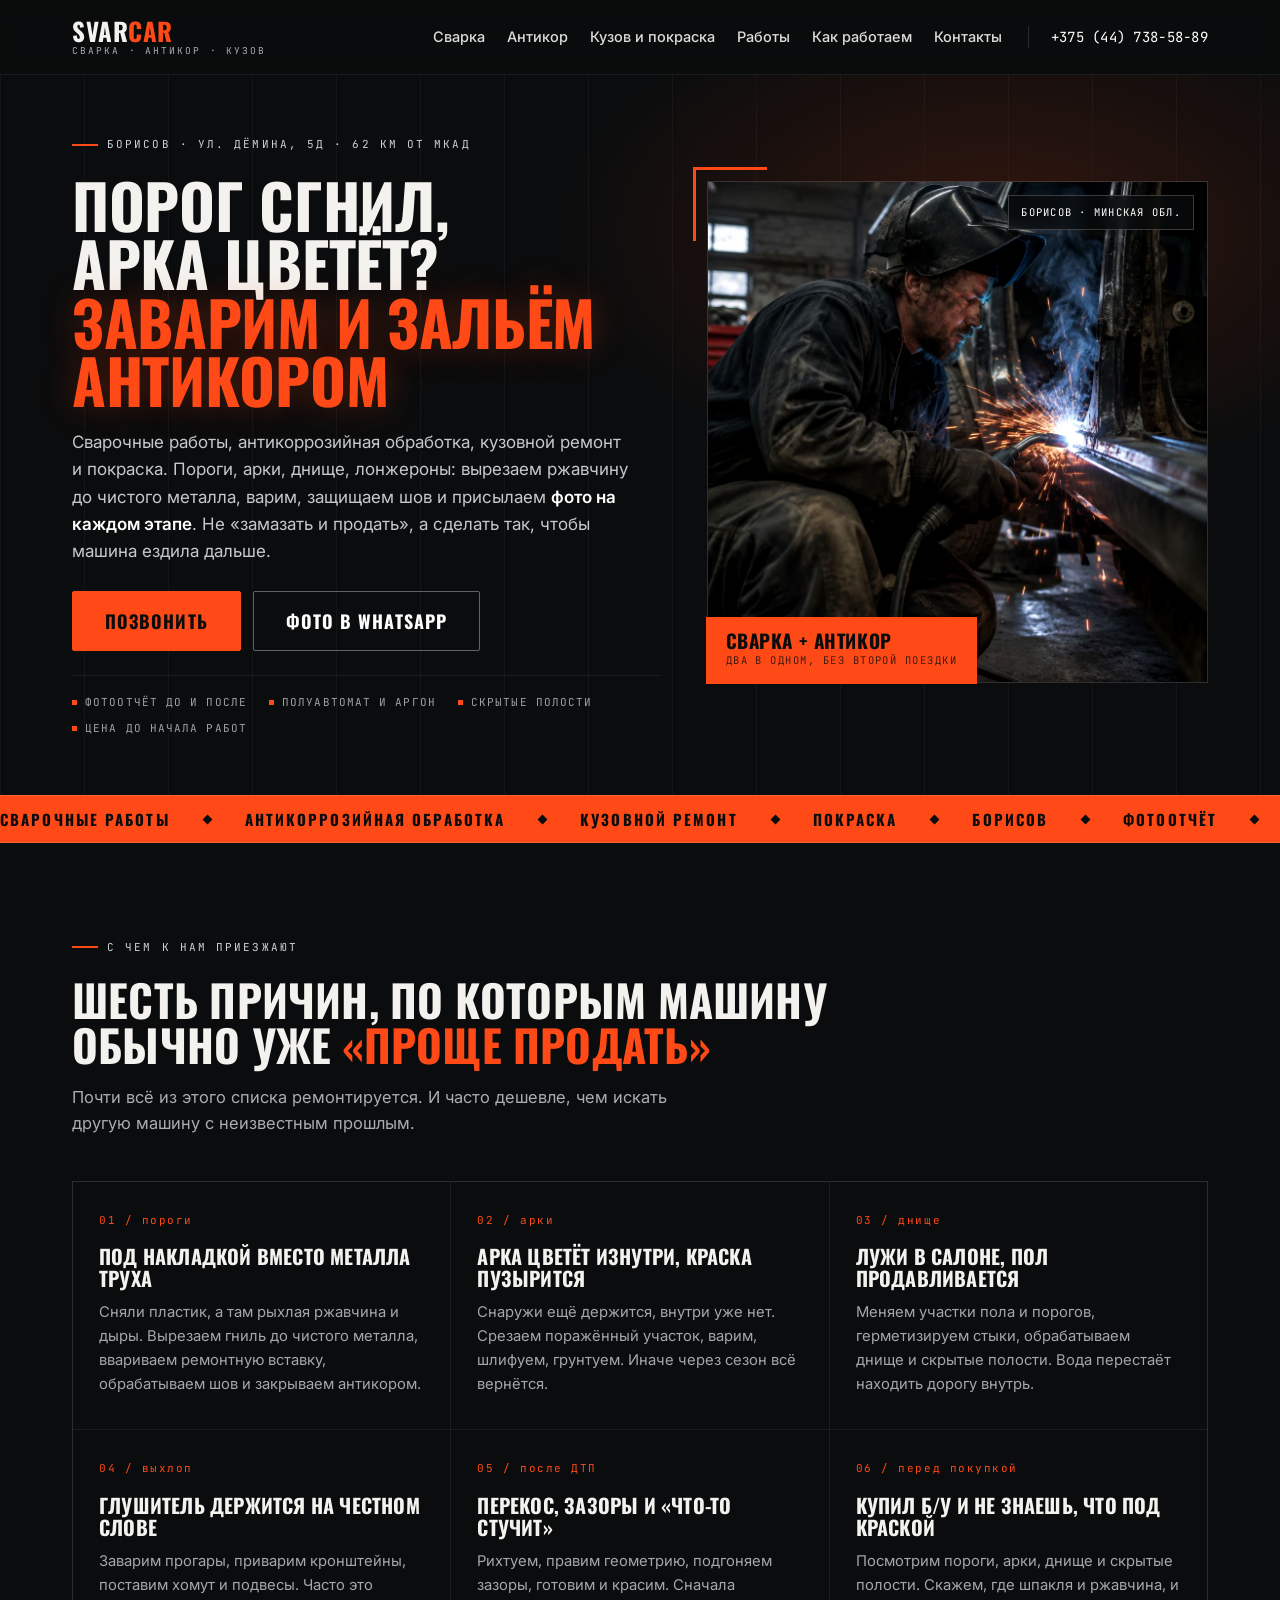
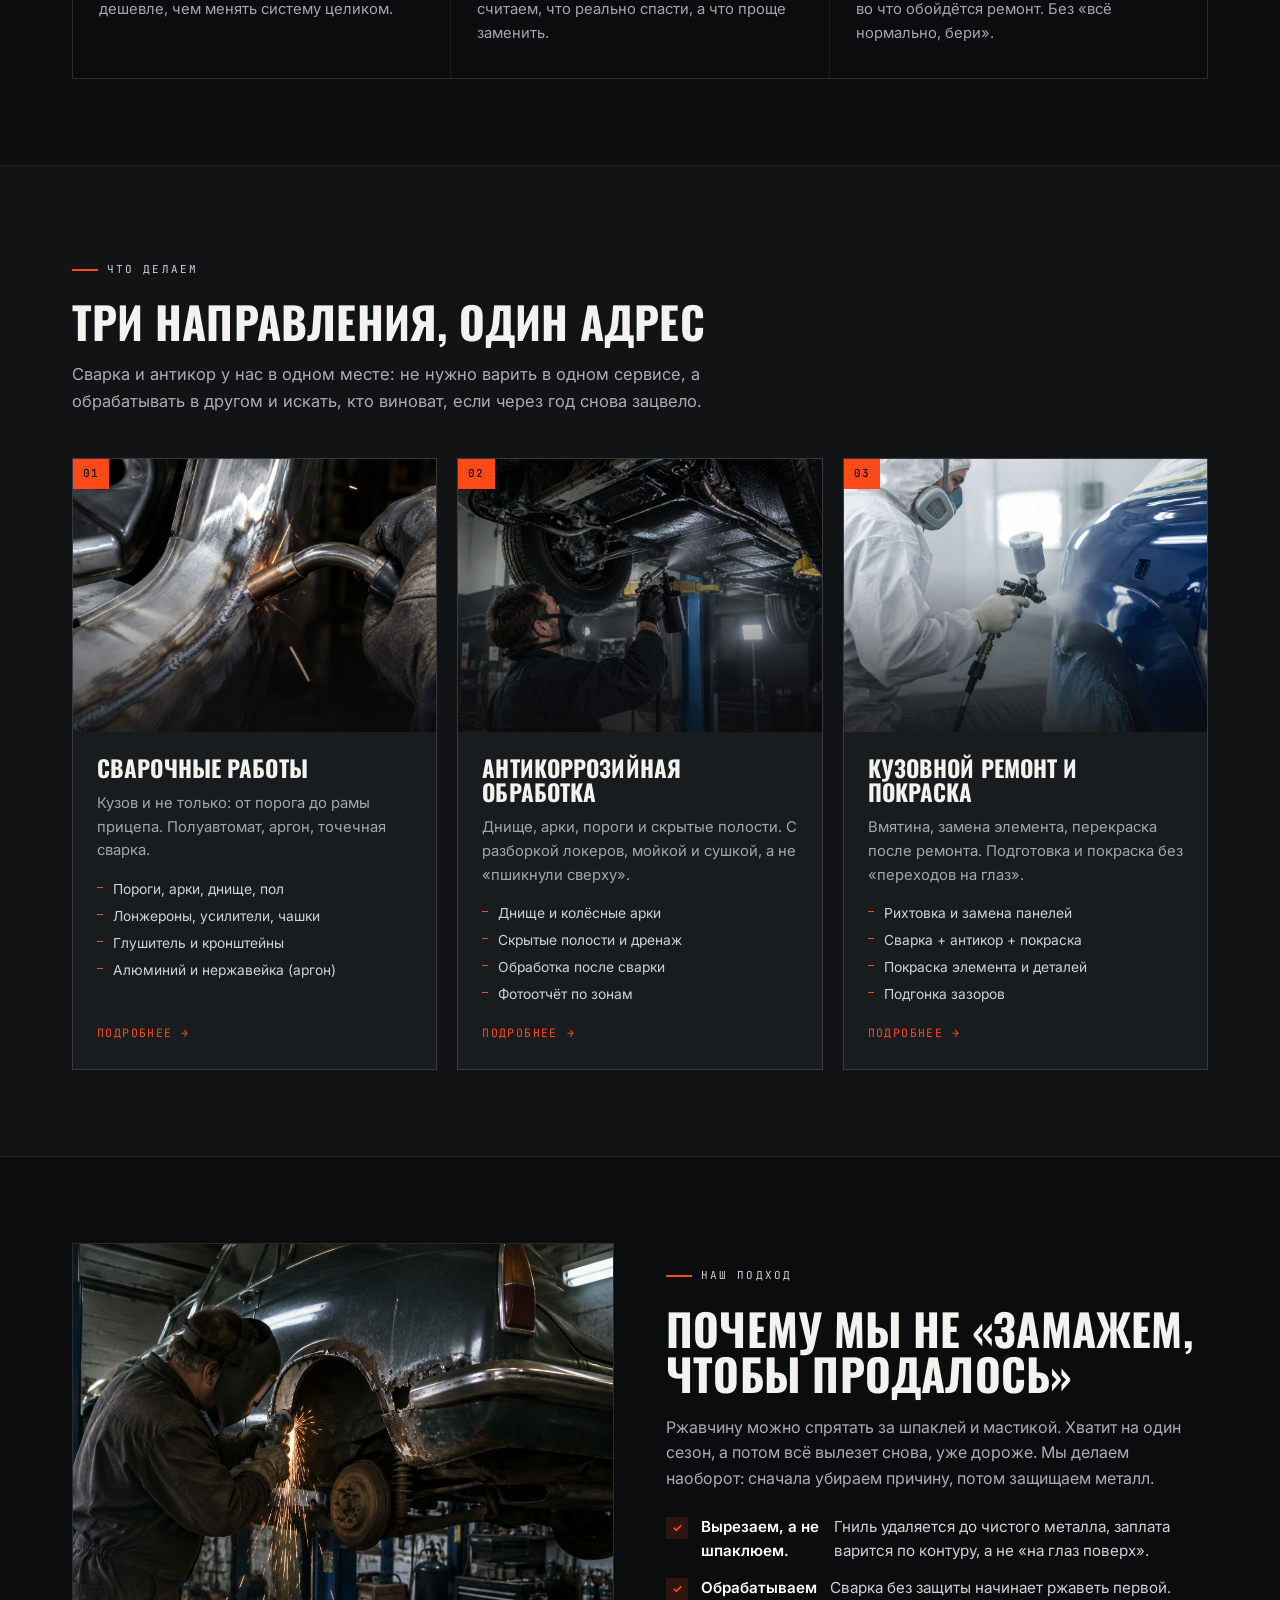
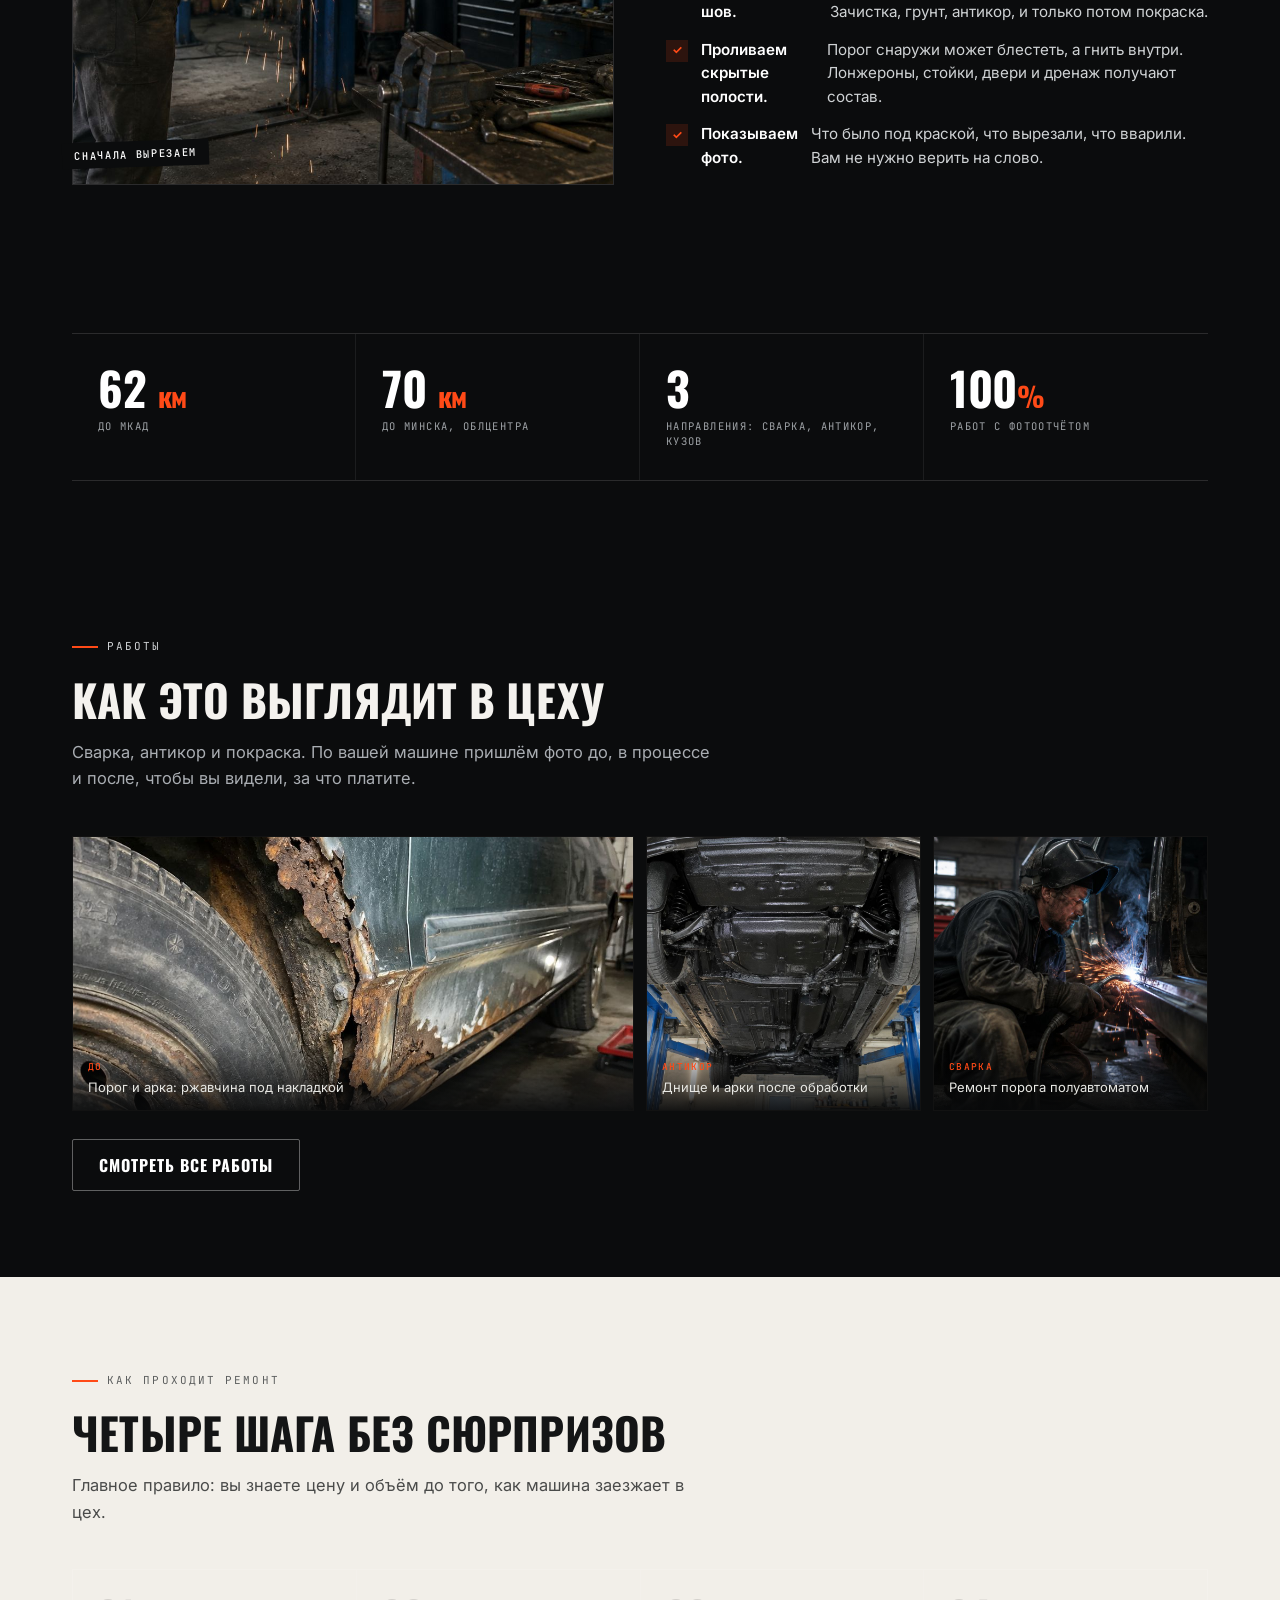
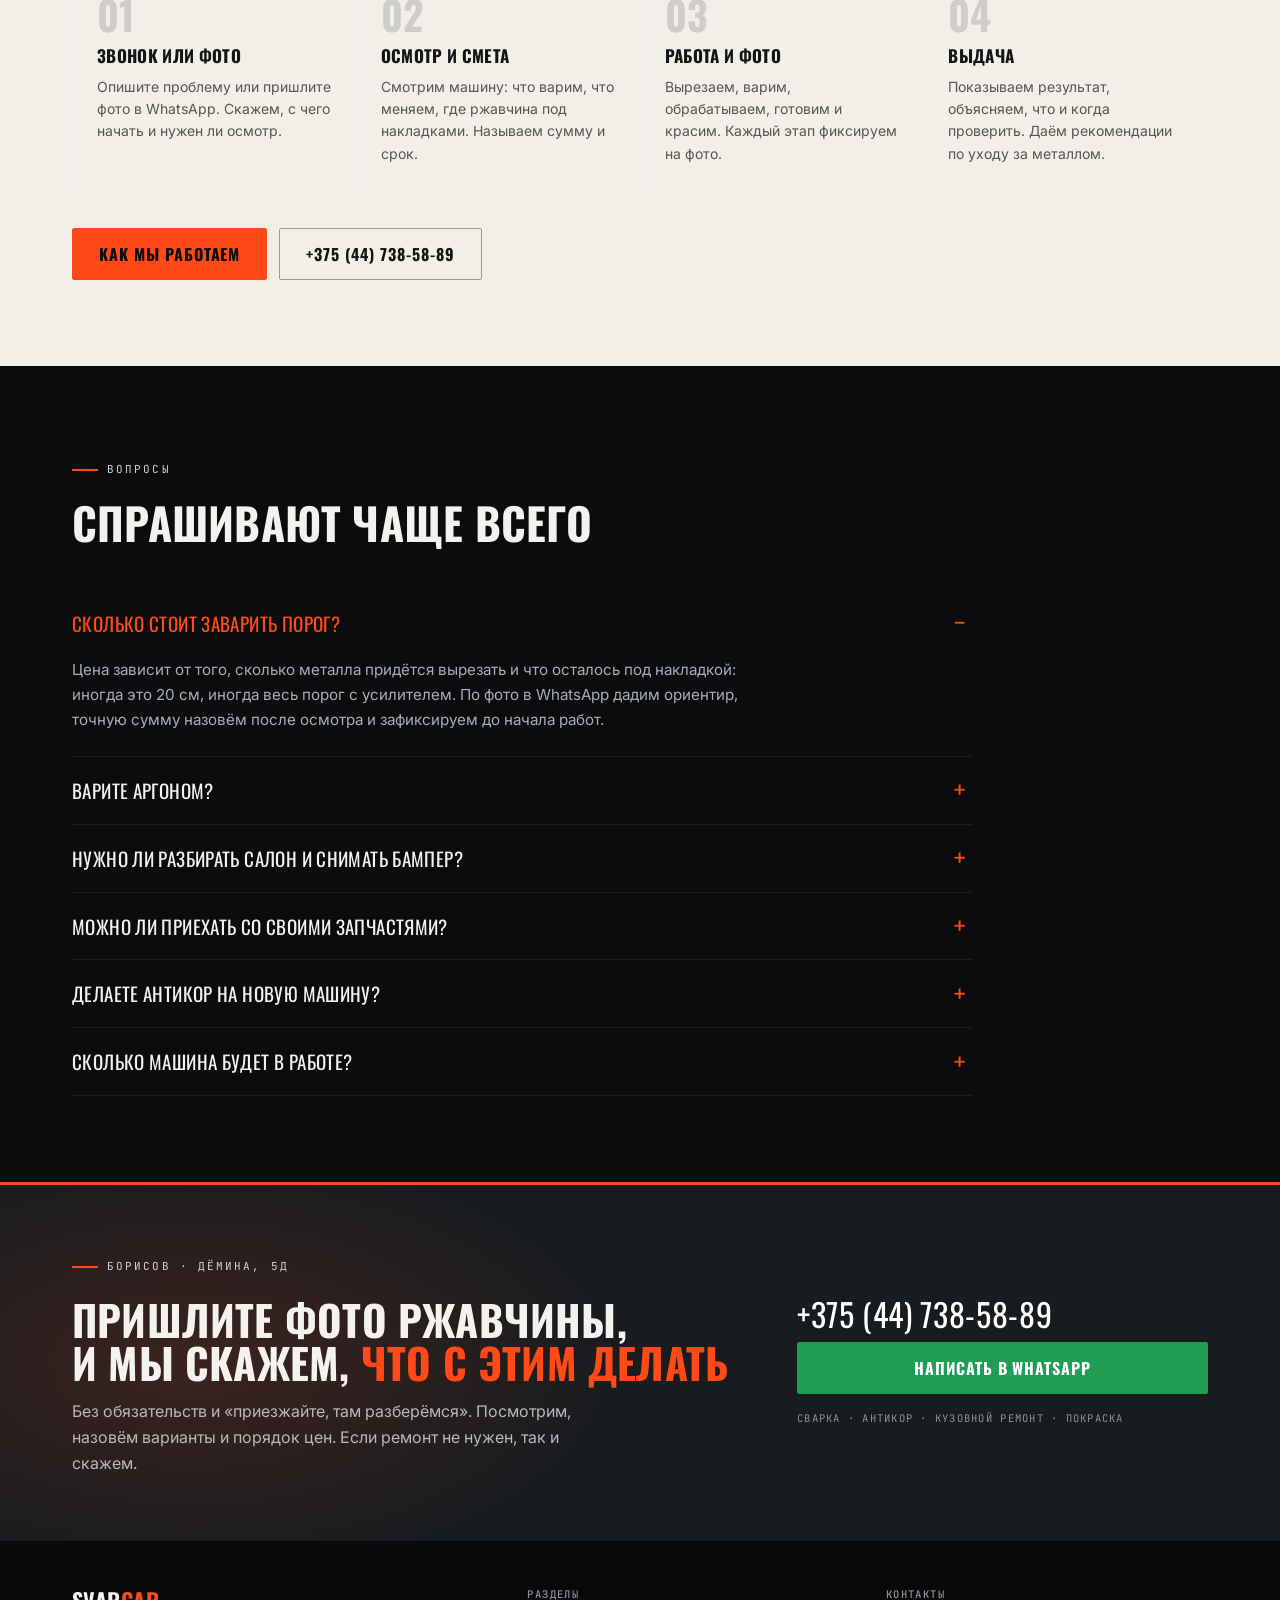
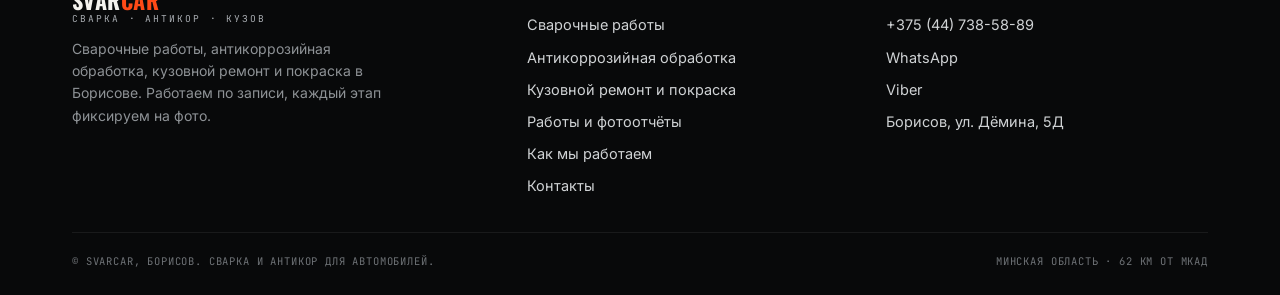
<file: index.html>
<!doctype html>
<html lang="ru">
<head>
<meta charset="utf-8">
<meta name="viewport" content="width=device-width, initial-scale=1">
<title>SvarCar: сварка, антикор и кузовной ремонт в Борисове | +375 (44) 738-58-89</title>
<meta name="description" content="Сварочные работы, антикоррозийная обработка, кузовной ремонт и покраска в Борисове. Пороги, арки, днище, скрытые полости. Фотоотчёт по каждой работе. Ул. Дёмина, 5Д. Тел. +375 (44) 738-58-89.">
<meta property="og:title" content="SvarCar: сварка, антикор и кузовной ремонт в Борисове">
<meta property="og:description" content="Заварим пороги, арки и днище, обработаем антикором, покрасим. Фотоотчёт до и после. Борисов, ул. Дёмина, 5Д.">
<meta property="og:type" content="website">
<meta name="theme-color" content="#0b0c0d">
<meta property="og:image" content="https://99sitefast-ai.github.io/svar-car-borisov/assets/img/hero-weld.jpg">
<meta property="og:url" content="https://99sitefast-ai.github.io/svar-car-borisov/">
<meta property="og:site_name" content="SvarCar, Борисов">
<meta name="twitter:card" content="summary_large_image">

<link rel="icon" href="assets/img/favicon.svg" type="image/svg+xml">
<link rel="preconnect" href="https://fonts.googleapis.com">
<link rel="preconnect" href="https://fonts.gstatic.com" crossorigin>
<link href="https://fonts.googleapis.com/css2?family=Oswald:wght@500;600;700&family=Inter:wght@400;500;600&family=JetBrains+Mono:wght@400;500&display=swap" rel="stylesheet">
<link rel="stylesheet" href="assets/css/style.css?v=4">
<noscript><style>.rv{opacity:1!important;transform:none!important}</style></noscript>
<script type="application/ld+json">
{
  "@context": "https://schema.org",
  "@type": "AutoRepair",
  "name": "SvarCar",
  "description": "Сварочные работы, антикоррозийная обработка, кузовной ремонт и покраска автомобилей в Борисове.",
  "telephone": "+375447385889",
  "address": {
    "@type": "PostalAddress",
    "streetAddress": "улица Дёмина, 5Д",
    "addressLocality": "Борисов",
    "addressRegion": "Минская область",
    "addressCountry": "BY"
  },
  "areaServed": ["Борисов", "Борисовский район", "Минская область"],
  "makesOffer": [
    {"@type":"Offer","itemOffered":{"@type":"Service","name":"Сварочные работы"}},
    {"@type":"Offer","itemOffered":{"@type":"Service","name":"Антикоррозийная обработка"}},
    {"@type":"Offer","itemOffered":{"@type":"Service","name":"Кузовной ремонт и покраска"}}
  ]
}
</script>
</head>
<body>

<header class="hdr">
  <div class="wrap hdr-in">
    <a class="logo" href="index.html">
      <b>Svar<span>Car</span></b>
      <small>сварка · антикор · кузов</small>
    </a>
    <nav class="nav" id="nav">
      <a href="svarka.html">Сварка</a>
      <a href="antikor.html">Антикор</a>
      <a href="kuzov.html">Кузов и покраска</a>
      <a href="raboty.html">Работы</a>
      <a href="kak-rabotaem.html">Как работаем</a>
      <a href="kontakty.html">Контакты</a>
    </nav>
    <a class="hdr-phone" href="tel:+375447385889">+375 (44) 738-58-89</a>
    <button class="burger" id="burger" type="button" aria-label="Меню" aria-expanded="false" aria-controls="nav"><span></span></button>
  </div>
</header>

<section class="hero">
  <div class="wrap hero-in">
    <div class="hero-txt">
      <span class="kick">Борисов · ул. Дёмина, 5Д · 62 км от МКАД</span>
      <h1>Порог сгнил,<br>арка цветёт?<br><span class="hl">Заварим и зальём<br>антикором</span></h1>
      <p class="hero-sub">Сварочные работы, антикоррозийная обработка, кузовной ремонт и покраска. Пороги, арки, днище, лонжероны: вырезаем ржавчину до чистого металла, варим, защищаем шов и присылаем <b>фото на каждом этапе</b>. Не «замазать и продать», а сделать так, чтобы машина ездила дальше.</p>
      <div class="btn-row">
        <a class="btn btn--lg" href="tel:+375447385889">Позвонить</a>
        <a class="btn btn--lg btn--ghost" href="https://wa.me/375447385889?text=%D0%97%D0%B4%D1%80%D0%B0%D0%B2%D1%81%D1%82%D0%B2%D1%83%D0%B9%D1%82%D0%B5%21%20%D0%A5%D0%BE%D1%87%D1%83%20%D0%BE%D1%86%D0%B5%D0%BD%D0%B8%D1%82%D1%8C%20%D1%80%D0%B0%D0%B1%D0%BE%D1%82%D1%83%20%D0%BF%D0%BE%20%D1%84%D0%BE%D1%82%D0%BE" target="_blank" rel="noopener">Фото в WhatsApp</a>
      </div>
      <div class="hero-facts">
        <span>Фотоотчёт до и после</span>
        <span>Полуавтомат и аргон</span>
        <span>Скрытые полости</span>
        <span>Цена до начала работ</span>
      </div>
    </div>
    <div class="hero-media">
      <img src="assets/img/hero-weld.jpg" alt="Сварка порога автомобиля в мастерской SvarCar, Борисов" width="1024" height="1024">
      <div class="hero-badge">Борисов · Минская обл.</div>
      <div class="hero-tag"><b>Сварка + антикор</b><span>два в одном, без второй поездки</span></div>
    </div>
  </div>
</section>

<div class="mq"><div class="mq-track">
  <span>Сварочные работы</span><span>Антикоррозийная обработка</span><span>Кузовной ремонт</span><span>Покраска</span><span>Борисов</span><span>Фотоотчёт</span><span>Скрытые полости</span><span>Пороги и арки</span>
  <span>Сварочные работы</span><span>Антикоррозийная обработка</span><span>Кузовной ремонт</span><span>Покраска</span><span>Борисов</span><span>Фотоотчёт</span><span>Скрытые полости</span><span>Пороги и арки</span>
</div></div>

<section class="sec" id="pains">
  <div class="wrap">
    <div class="sec-head rv">
      <span class="kick">С чем к нам приезжают</span>
      <h2 class="stitle">Шесть причин, по которым машину<br>обычно уже <em>«проще продать»</em></h2>
      <p class="slead">Почти всё из этого списка ремонтируется. И часто дешевле, чем искать другую машину с неизвестным прошлым.</p>
    </div>
    <div class="g3 rv">
      <div class="pain">
        <span class="pain-n">01 / пороги</span>
        <h3>Под накладкой вместо металла труха</h3>
        <p>Сняли пластик, а там рыхлая ржавчина и дыры. Вырезаем гниль до чистого металла, ввариваем ремонтную вставку, обрабатываем шов и закрываем антикором.</p>
      </div>
      <div class="pain">
        <span class="pain-n">02 / арки</span>
        <h3>Арка цветёт изнутри, краска пузырится</h3>
        <p>Снаружи ещё держится, внутри уже нет. Срезаем поражённый участок, варим, шлифуем, грунтуем. Иначе через сезон всё вернётся.</p>
      </div>
      <div class="pain">
        <span class="pain-n">03 / днище</span>
        <h3>Лужи в салоне, пол продавливается</h3>
        <p>Меняем участки пола и порогов, герметизируем стыки, обрабатываем днище и скрытые полости. Вода перестаёт находить дорогу внутрь.</p>
      </div>
      <div class="pain">
        <span class="pain-n">04 / выхлоп</span>
        <h3>Глушитель держится на честном слове</h3>
        <p>Заварим прогары, приварим кронштейны, поставим хомут и подвесы. Часто это дешевле, чем менять систему целиком.</p>
      </div>
      <div class="pain">
        <span class="pain-n">05 / после ДТП</span>
        <h3>Перекос, зазоры и «что-то стучит»</h3>
        <p>Рихтуем, правим геометрию, подгоняем зазоры, готовим и красим. Сначала считаем, что реально спасти, а что проще заменить.</p>
      </div>
      <div class="pain">
        <span class="pain-n">06 / перед покупкой</span>
        <h3>Купил б/у и не знаешь, что под краской</h3>
        <p>Посмотрим пороги, арки, днище и скрытые полости. Скажем, где шпакля и ржавчина, и во что обойдётся ремонт. Без «всё нормально, бери».</p>
      </div>
    </div>
  </div>
</section>

<section class="sec sec--steel" id="services">
  <div class="wrap">
    <div class="sec-head rv">
      <span class="kick">Что делаем</span>
      <h2 class="stitle">Три направления, один адрес</h2>
      <p class="slead">Сварка и антикор у нас в одном месте: не нужно варить в одном сервисе, а обрабатывать в другом и искать, кто виноват, если через год снова зацвело.</p>
    </div>
    <div class="svc-grid rv">
      <a class="svc" href="svarka.html">
        <div class="svc-img"><span class="svc-n">01</span><img src="assets/img/seam.jpg" alt="Сварной шов на кузовной панели автомобиля" loading="lazy" width="1024" height="1024"></div>
        <div class="svc-body">
          <h3>Сварочные работы</h3>
          <p>Кузов и не только: от порога до рамы прицепа. Полуавтомат, аргон, точечная сварка.</p>
          <ul class="svc-list">
            <li>Пороги, арки, днище, пол</li>
            <li>Лонжероны, усилители, чашки</li>
            <li>Глушитель и кронштейны</li>
            <li>Алюминий и нержавейка (аргон)</li>
          </ul>
          <span class="svc-more">Подробнее</span>
        </div>
      </a>
      <a class="svc" href="antikor.html">
        <div class="svc-img"><span class="svc-n">02</span><img src="assets/img/antikor.jpg" alt="Нанесение антикоррозийного состава на днище автомобиля" loading="lazy" width="1024" height="1024"></div>
        <div class="svc-body">
          <h3>Антикоррозийная обработка</h3>
          <p>Днище, арки, пороги и скрытые полости. С разборкой локеров, мойкой и сушкой, а не «пшикнули сверху».</p>
          <ul class="svc-list">
            <li>Днище и колёсные арки</li>
            <li>Скрытые полости и дренаж</li>
            <li>Обработка после сварки</li>
            <li>Фотоотчёт по зонам</li>
          </ul>
          <span class="svc-more">Подробнее</span>
        </div>
      </a>
      <a class="svc" href="kuzov.html">
        <div class="svc-img"><span class="svc-n">03</span><img src="assets/img/paint.jpg" alt="Покраска кузовной панели автомобиля в камере" loading="lazy" width="1024" height="1024"></div>
        <div class="svc-body">
          <h3>Кузовной ремонт и покраска</h3>
          <p>Вмятина, замена элемента, перекраска после ремонта. Подготовка и покраска без «переходов на глаз».</p>
          <ul class="svc-list">
            <li>Рихтовка и замена панелей</li>
            <li>Сварка + антикор + покраска</li>
            <li>Покраска элемента и деталей</li>
            <li>Подгонка зазоров</li>
          </ul>
          <span class="svc-more">Подробнее</span>
        </div>
      </a>
    </div>
  </div>
</section>

<section class="sec">
  <div class="wrap split">
    <div class="split-media rv">
      <img src="assets/img/arch-cut.jpg" alt="Вырезание ржавого металла из арки автомобиля" loading="lazy" width="1024" height="1024">
      <div class="tape"><b>сначала вырезаем</b></div>
    </div>
    <div class="split-txt rv">
      <span class="kick">Наш подход</span>
      <h2 class="stitle">Почему мы не «замажем,<br>чтобы продалось»</h2>
      <p>Ржавчину можно спрятать за шпаклей и мастикой. Хватит на один сезон, а потом всё вылезет снова, уже дороже. Мы делаем наоборот: сначала убираем причину, потом защищаем металл.</p>
      <ul class="checks">
        <li><b>Вырезаем, а не шпаклюем.</b> Гниль удаляется до чистого металла, заплата варится по контуру, а не «на глаз поверх».</li>
        <li><b>Обрабатываем шов.</b> Сварка без защиты начинает ржаветь первой. Зачистка, грунт, антикор, и только потом покраска.</li>
        <li><b>Проливаем скрытые полости.</b> Порог снаружи может блестеть, а гнить внутри. Лонжероны, стойки, двери и дренаж получают состав.</li>
        <li><b>Показываем фото.</b> Что было под краской, что вырезали, что вварили. Вам не нужно верить на слово.</li>
      </ul>
    </div>
  </div>
</section>

<section class="sec--tight">
  <div class="wrap">
    <div class="stats rv">
      <div class="stat"><b>62 <em>км</em></b><span>до МКАД</span></div>
      <div class="stat"><b>70 <em>км</em></b><span>до Минска, облцентра</span></div>
      <div class="stat"><b>3</b><span>направления: сварка, антикор, кузов</span></div>
      <div class="stat"><b>100<em>%</em></b><span>работ с фотоотчётом</span></div>
    </div>
  </div>
</section>

<section class="sec" id="gallery">
  <div class="wrap">
    <div class="sec-head rv">
      <span class="kick">Работы</span>
      <h2 class="stitle">Как это выглядит в цеху</h2>
      <p class="slead">Сварка, антикор и покраска. По вашей машине пришлём фото до, в процессе и после, чтобы вы видели, за что платите.</p>
    </div>
    <div class="gal rv">
      <figure class="wide">
        <img src="assets/img/rust.jpg" alt="Ржавый порог и арка автомобиля до ремонта" loading="lazy" width="1024" height="1024">
        <figcaption><b>До</b>Порог и арка: ржавчина под накладкой</figcaption>
      </figure>
      <figure>
        <img src="assets/img/underbody.jpg" alt="Обработанное антикором днище автомобиля" loading="lazy" width="1024" height="1024">
        <figcaption><b>Антикор</b>Днище и арки после обработки</figcaption>
      </figure>
      <figure>
        <img src="assets/img/hero-weld.jpg" alt="Сварочные работы на кузове автомобиля" loading="lazy" width="1024" height="1024">
        <figcaption><b>Сварка</b>Ремонт порога полуавтоматом</figcaption>
      </figure>
    </div>
    <div class="btn-row" style="margin-top:28px">
      <a class="btn btn--ghost" href="raboty.html">Смотреть все работы</a>
    </div>
  </div>
</section>

<section class="sec sec--paper" id="process">
  <div class="wrap">
    <div class="sec-head rv">
      <span class="kick">Как проходит ремонт</span>
      <h2 class="stitle">Четыре шага без сюрпризов</h2>
      <p class="slead">Главное правило: вы знаете цену и объём до того, как машина заезжает в цех.</p>
    </div>
    <div class="steps rv">
      <div class="step"><b>01</b><h3>Звонок или фото</h3><p>Опишите проблему или пришлите фото в WhatsApp. Скажем, с чего начать и нужен ли осмотр.</p></div>
      <div class="step"><b>02</b><h3>Осмотр и смета</h3><p>Смотрим машину: что варим, что меняем, где ржавчина под накладками. Называем сумму и срок.</p></div>
      <div class="step"><b>03</b><h3>Работа и фото</h3><p>Вырезаем, варим, обрабатываем, готовим и красим. Каждый этап фиксируем на фото.</p></div>
      <div class="step"><b>04</b><h3>Выдача</h3><p>Показываем результат, объясняем, что и когда проверить. Даём рекомендации по уходу за металлом.</p></div>
    </div>
    <div class="btn-row" style="margin-top:32px">
      <a class="btn" href="kak-rabotaem.html">Как мы работаем</a>
      <a class="btn btn--ghost" style="color:#141516;border-color:rgba(0,0,0,.35)" href="tel:+375447385889">+375 (44) 738-58-89</a>
    </div>
  </div>
</section>

<section class="sec" id="faq">
  <div class="wrap">
    <div class="sec-head rv">
      <span class="kick">Вопросы</span>
      <h2 class="stitle">Спрашивают чаще всего</h2>
    </div>
    <div class="faq rv">
      <details open>
        <summary>Сколько стоит заварить порог?</summary>
        <div class="ans">Цена зависит от того, сколько металла придётся вырезать и что осталось под накладкой: иногда это 20 см, иногда весь порог с усилителем. По фото в WhatsApp дадим ориентир, точную сумму назовём после осмотра и зафиксируем до начала работ.</div>
      </details>
      <details>
        <summary>Варите аргоном?</summary>
        <div class="ans">Да. Кузов варим полуавтоматом (MIG/MAG), заводские швы делаем точечной сваркой, алюминий и нержавейку варим аргоном (TIG). Для каждого металла свой режим, иначе шов поведёт или он снова зацветёт.</div>
      </details>
      <details>
        <summary>Нужно ли разбирать салон и снимать бампер?</summary>
        <div class="ans">Зависит от зоны. Чтобы варить порог, часто нужно снять накладку и обшивку, а чтобы обработать скрытые полости, иногда и локеры. Разборку и сборку обсуждаем заранее и включаем в смету, чтобы «потом доплатить» не было.</div>
      </details>
      <details>
        <summary>Можно ли приехать со своими запчастями?</summary>
        <div class="ans">Можно. Скажите заранее, что привезёте, чтобы мы проверили деталь до разборки машины. Если ремонтная вставка не подходит по геометрии, лучше узнать об этом до того, как срезан старый металл.</div>
      </details>
      <details>
        <summary>Делаете антикор на новую машину?</summary>
        <div class="ans">Да, и это лучший момент: на чистом металле обработка держится дольше всего. Особенно актуально для арок, порогов и днища, которые зимой получают реагенты и песок.</div>
      </details>
      <details>
        <summary>Сколько машина будет в работе?</summary>
        <div class="ans">Срок зависит от объёма: локальный ремонт и антикор это одна история, замена порогов с покраской другая. После осмотра называем срок и держим его. Если по ходу находится что-то ещё, сначала звоним и согласуем, а не ставим перед фактом.</div>
      </details>
    </div>
  </div>
</section>

<section class="cta" id="cta">
  <div class="wrap cta-in">
    <div class="rv">
      <span class="kick">Борисов · Дёмина, 5Д</span>
      <h2>Пришлите фото ржавчины,<br>и мы скажем, <em>что с этим делать</em></h2>
      <p>Без обязательств и «приезжайте, там разберёмся». Посмотрим, назовём варианты и порядок цен. Если ремонт не нужен, так и скажем.</p>
    </div>
    <div class="cta-side rv">
      <a class="cta-phone" href="tel:+375447385889">+375 (44) 738-58-89</a>
      <a class="btn btn--wa" href="https://wa.me/375447385889?text=%D0%97%D0%B4%D1%80%D0%B0%D0%B2%D1%81%D1%82%D0%B2%D1%83%D0%B9%D1%82%D0%B5%21%20%D0%A5%D0%BE%D1%87%D1%83%20%D0%BE%D1%86%D0%B5%D0%BD%D0%B8%D1%82%D1%8C%20%D1%80%D0%B0%D0%B1%D0%BE%D1%82%D1%83%20%D0%BF%D0%BE%20%D1%84%D0%BE%D1%82%D0%BE" target="_blank" rel="noopener">Написать в WhatsApp</a>
      <span class="cta-note">сварка · антикор · кузовной ремонт · покраска</span>
    </div>
  </div>
</section>

<footer class="ftr">
  <div class="wrap">
    <div class="ftr-in">
      <div>
        <a class="logo" href="index.html">
          <b>Svar<span>Car</span></b>
          <small>сварка · антикор · кузов</small>
        </a>
        <p>Сварочные работы, антикоррозийная обработка, кузовной ремонт и покраска в Борисове. Работаем по записи, каждый этап фиксируем на фото.</p>
      </div>
      <div>
        <h4>Разделы</h4>
        <div class="ftr-links">
          <a href="svarka.html">Сварочные работы</a>
          <a href="antikor.html">Антикоррозийная обработка</a>
          <a href="kuzov.html">Кузовной ремонт и покраска</a>
          <a href="raboty.html">Работы и фотоотчёты</a>
          <a href="kak-rabotaem.html">Как мы работаем</a>
          <a href="kontakty.html">Контакты</a>
        </div>
      </div>
      <div>
        <h4>Контакты</h4>
        <div class="ftr-links">
          <a href="tel:+375447385889">+375 (44) 738-58-89</a>
          <a href="https://wa.me/375447385889" target="_blank" rel="noopener">WhatsApp</a>
          <a href="viber://chat?number=%2B375447385889">Viber</a>
          <a href="https://yandex.by/maps/?text=%D0%91%D0%BE%D1%80%D0%B8%D1%81%D0%BE%D0%B2%2C%20%D1%83%D0%BB%D0%B8%D1%86%D0%B0%20%D0%94%D1%91%D0%BC%D0%B8%D0%BD%D0%B0%2C%205%D0%94" target="_blank" rel="noopener">Борисов, ул. Дёмина, 5Д</a>
        </div>
      </div>
    </div>
    <div class="ftr-bot">
      <span>© SvarCar, Борисов. Сварка и антикор для автомобилей.</span>
      <span>Минская область · 62 км от МКАД</span>
    </div>
  </div>
</footer>

<div class="mbar">
  <a class="btn" href="tel:+375447385889">Позвонить</a>
  <a class="btn btn--wa" href="https://wa.me/375447385889" target="_blank" rel="noopener">WhatsApp</a>
</div>

<script src="assets/js/app.js" defer></script>
</body>
</html>
</file>
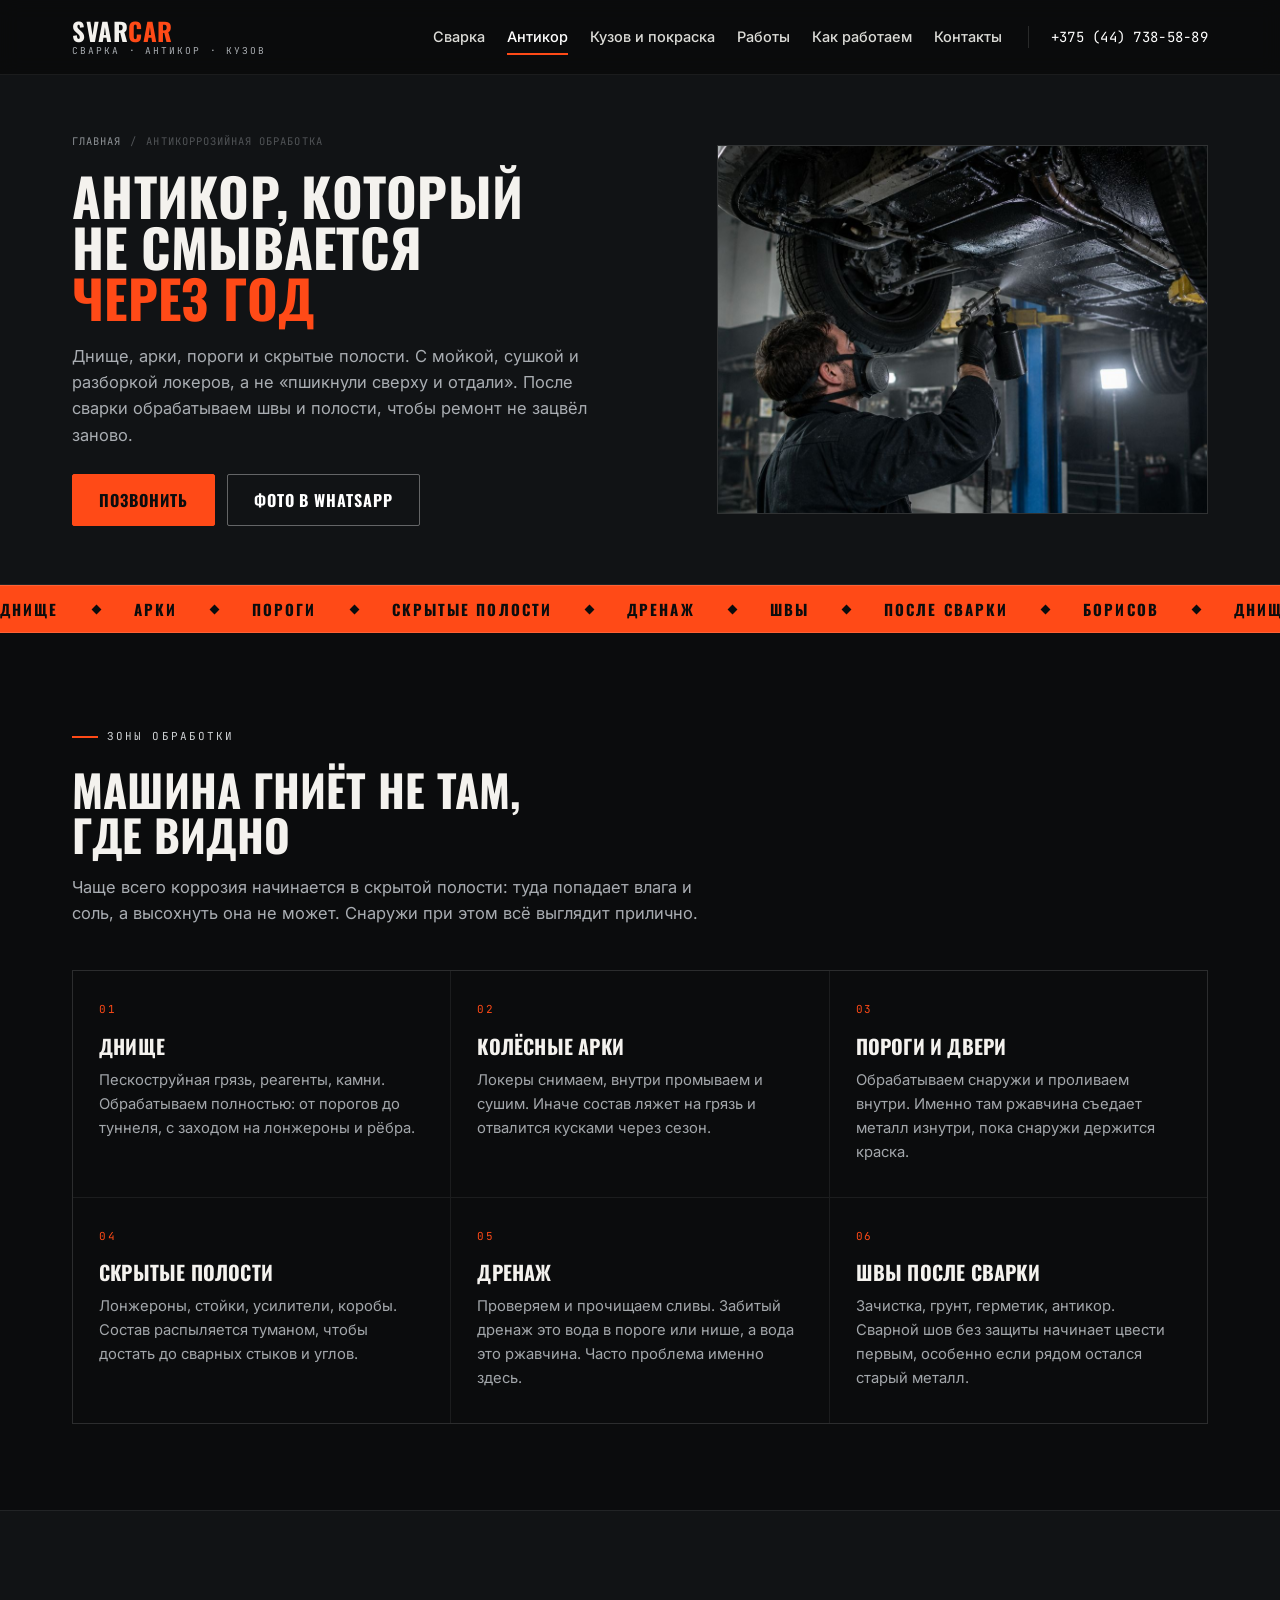
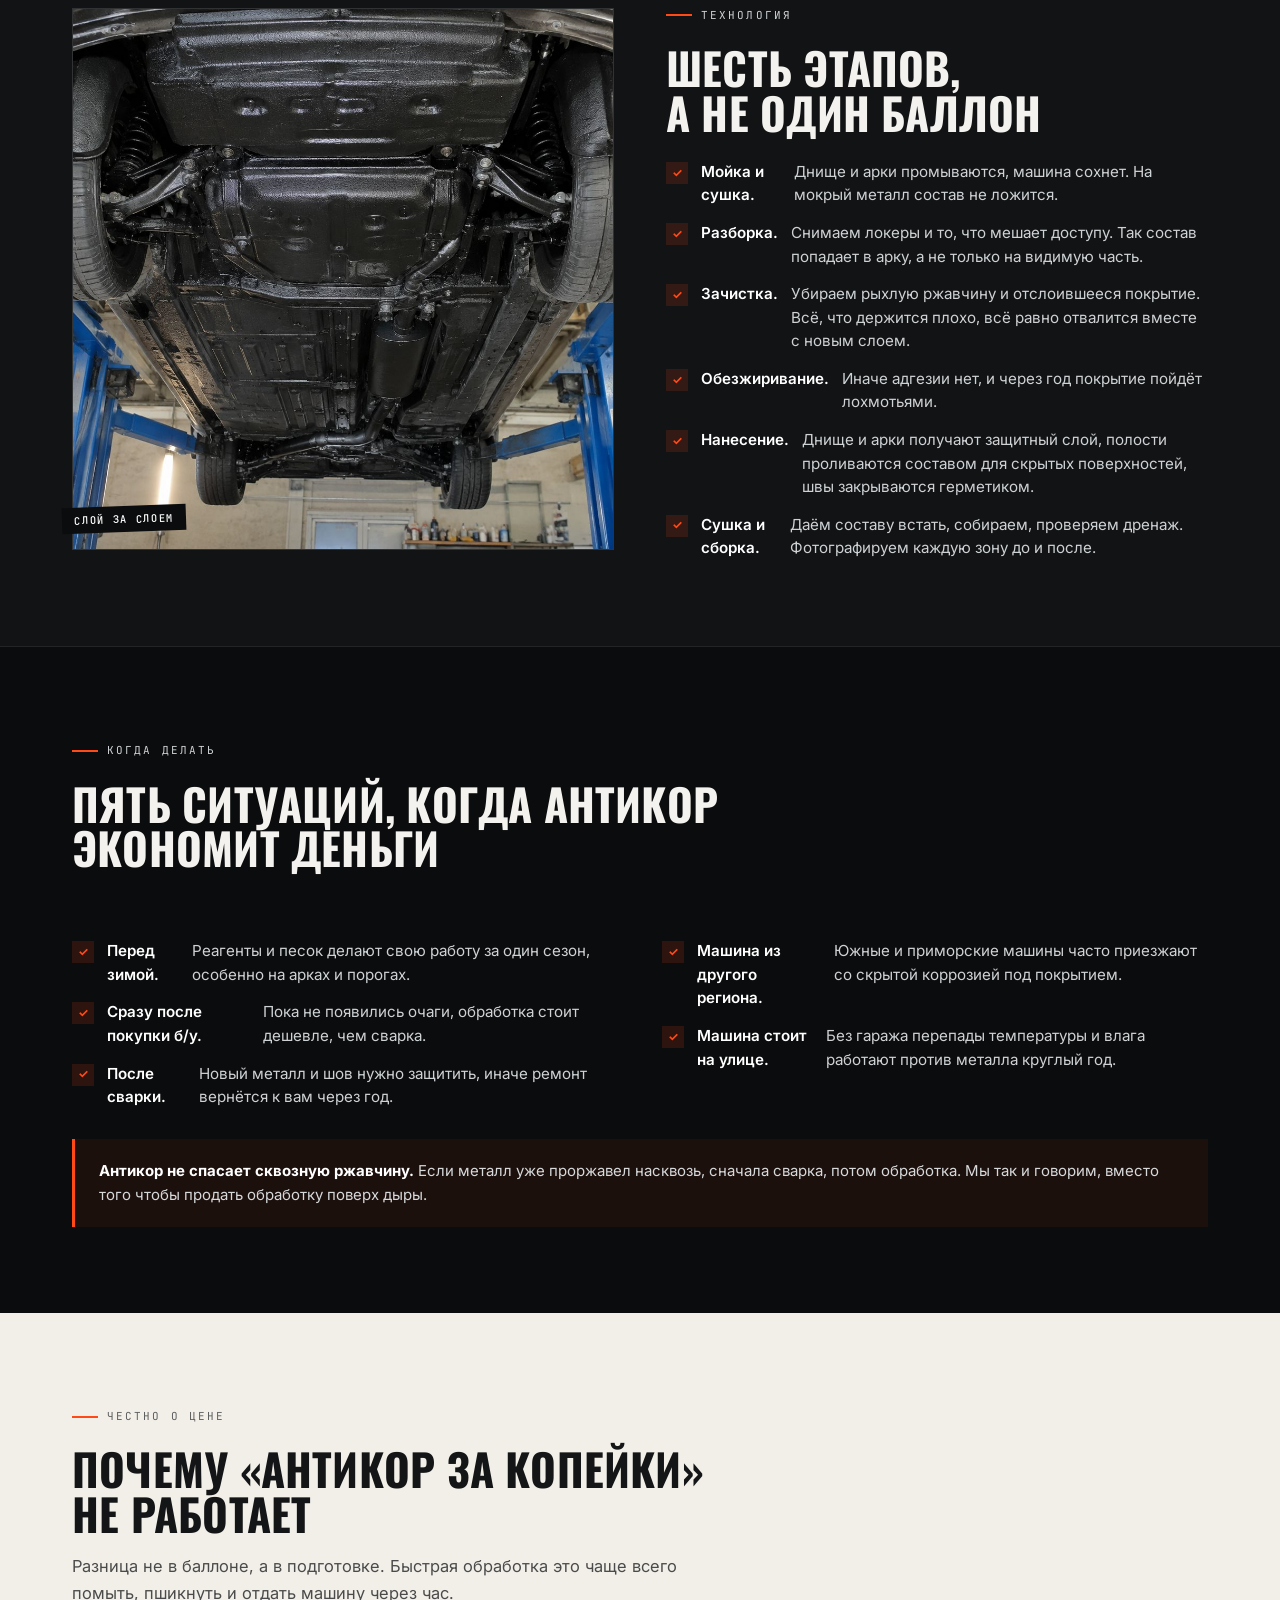
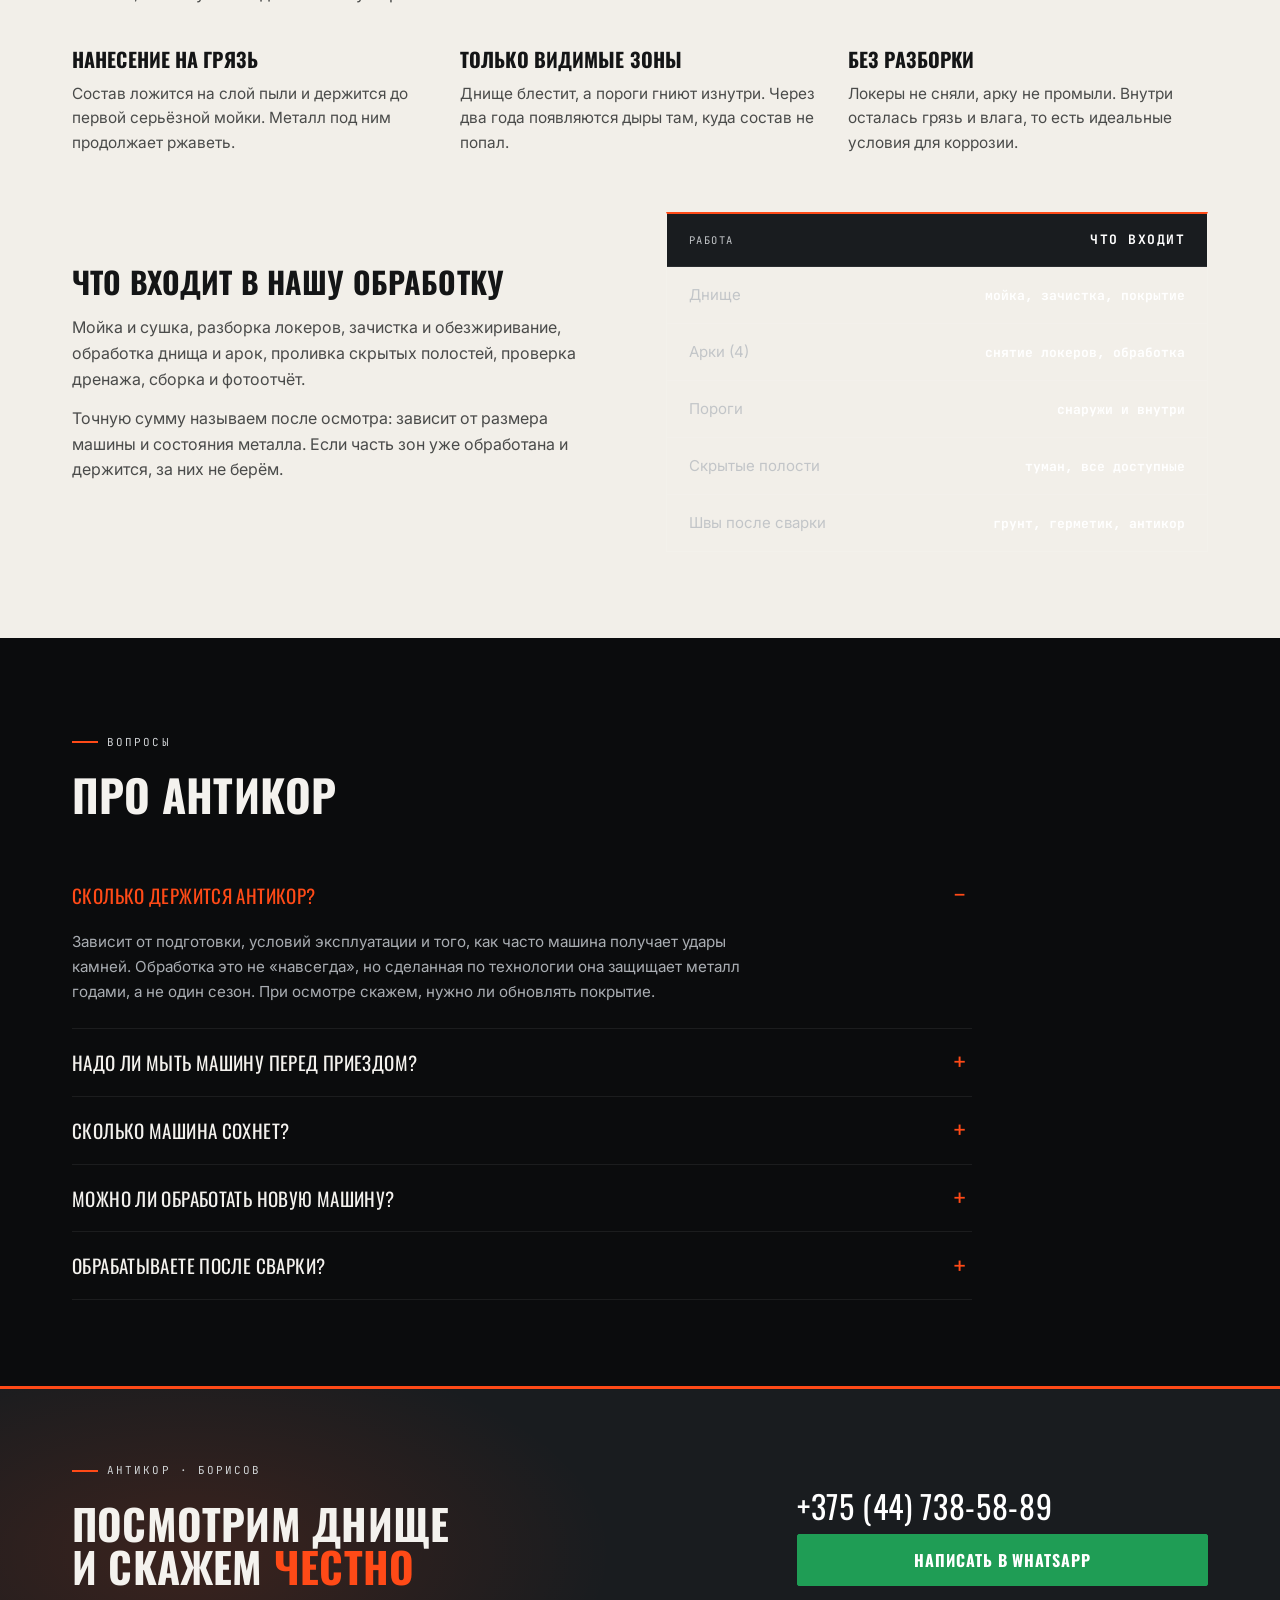
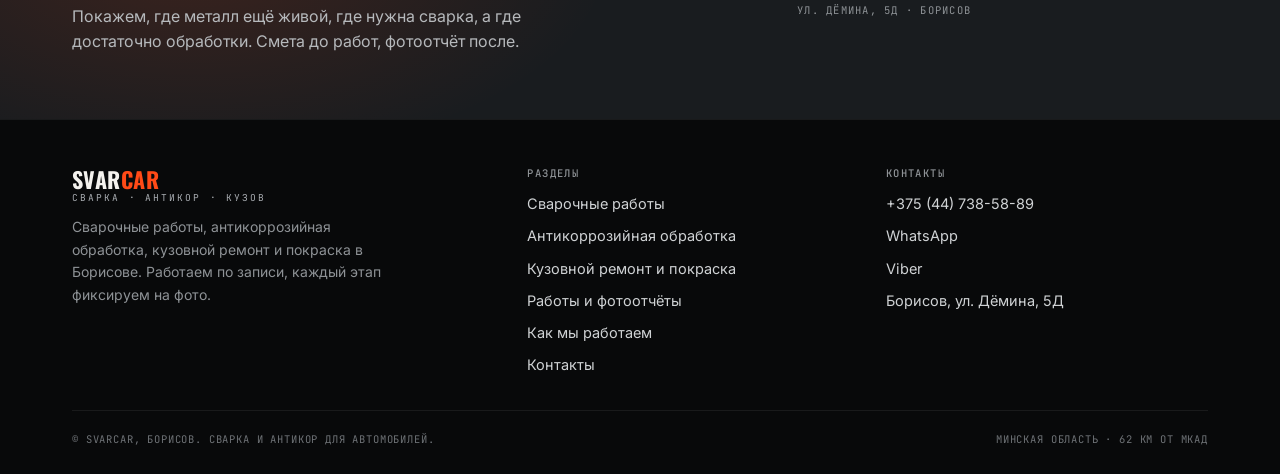
<file: antikor.html>
<!doctype html>
<html lang="ru">
<head>
<meta charset="utf-8">
<meta name="viewport" content="width=device-width, initial-scale=1">
<title>Антикоррозийная обработка в Борисове: днище, арки, скрытые полости | SvarCar</title>
<meta name="description" content="Антикоррозийная обработка автомобиля в Борисове: днище, арки, пороги, скрытые полости, дренаж. С разборкой локеров, мойкой и сушкой. Фотоотчёт по зонам. Тел. +375 (44) 738-58-89.">
<meta property="og:title" content="Антикоррозийная обработка в Борисове | SvarCar">
<meta property="og:type" content="website">
<meta name="theme-color" content="#0b0c0d">
<meta property="og:image" content="https://99sitefast-ai.github.io/svar-car-borisov/assets/img/hero-weld.jpg">
<meta property="og:url" content="https://99sitefast-ai.github.io/svar-car-borisov/antikor.html">
<meta property="og:site_name" content="SvarCar, Борисов">
<meta name="twitter:card" content="summary_large_image">

<link rel="icon" href="assets/img/favicon.svg" type="image/svg+xml">
<link rel="preconnect" href="https://fonts.googleapis.com">
<link rel="preconnect" href="https://fonts.gstatic.com" crossorigin>
<link href="https://fonts.googleapis.com/css2?family=Oswald:wght@500;600;700&family=Inter:wght@400;500;600&family=JetBrains+Mono:wght@400;500&display=swap" rel="stylesheet">
<link rel="stylesheet" href="assets/css/style.css?v=4">
<noscript><style>.rv{opacity:1!important;transform:none!important}</style></noscript>
</head>
<body>

<header class="hdr">
  <div class="wrap hdr-in">
    <a class="logo" href="index.html">
      <b>Svar<span>Car</span></b>
      <small>сварка · антикор · кузов</small>
    </a>
    <nav class="nav" id="nav">
      <a href="svarka.html">Сварка</a>
      <a href="antikor.html" aria-current="page">Антикор</a>
      <a href="kuzov.html">Кузов и покраска</a>
      <a href="raboty.html">Работы</a>
      <a href="kak-rabotaem.html">Как работаем</a>
      <a href="kontakty.html">Контакты</a>
    </nav>
    <a class="hdr-phone" href="tel:+375447385889">+375 (44) 738-58-89</a>
    <button class="burger" id="burger" type="button" aria-label="Меню" aria-expanded="false" aria-controls="nav"><span></span></button>
  </div>
</header>

<section class="phero">
  <div class="wrap phero-in">
    <div>
      <div class="crumbs"><a href="index.html">Главная</a><span>/</span><span>Антикоррозийная обработка</span></div>
      <h1>Антикор, который<br>не смывается<br><em>через год</em></h1>
      <p class="slead">Днище, арки, пороги и скрытые полости. С мойкой, сушкой и разборкой локеров, а не «пшикнули сверху и отдали». После сварки обрабатываем швы и полости, чтобы ремонт не зацвёл заново.</p>
      <div class="btn-row" style="margin-top:26px">
        <a class="btn" href="tel:+375447385889">Позвонить</a>
        <a class="btn btn--ghost" href="https://wa.me/375447385889?text=%D0%97%D0%B4%D1%80%D0%B0%D0%B2%D1%81%D1%82%D0%B2%D1%83%D0%B9%D1%82%D0%B5%21%20%D0%9D%D1%83%D0%B6%D0%B5%D0%BD%20%D0%B0%D0%BD%D1%82%D0%B8%D0%BA%D0%BE%D1%80" target="_blank" rel="noopener">Фото в WhatsApp</a>
      </div>
    </div>
    <div class="phero-media">
      <img src="assets/img/antikor.jpg" alt="Нанесение антикоррозийной обработки на днище автомобиля" width="1024" height="1024">
    </div>
  </div>
</section>

<div class="mq"><div class="mq-track">
  <span>Днище</span><span>Арки</span><span>Пороги</span><span>Скрытые полости</span><span>Дренаж</span><span>Швы</span><span>После сварки</span><span>Борисов</span>
  <span>Днище</span><span>Арки</span><span>Пороги</span><span>Скрытые полости</span><span>Дренаж</span><span>Швы</span><span>После сварки</span><span>Борисов</span>
</div></div>

<section class="sec">
  <div class="wrap">
    <div class="sec-head rv">
      <span class="kick">Зоны обработки</span>
      <h2 class="stitle">Машина гниёт не там,<br>где видно</h2>
      <p class="slead">Чаще всего коррозия начинается в скрытой полости: туда попадает влага и соль, а высохнуть она не может. Снаружи при этом всё выглядит прилично.</p>
    </div>
    <div class="g3 rv">
      <div class="pain">
        <span class="pain-n">01</span>
        <h3>Днище</h3>
        <p>Пескоструйная грязь, реагенты, камни. Обрабатываем полностью: от порогов до туннеля, с заходом на лонжероны и рёбра.</p>
      </div>
      <div class="pain">
        <span class="pain-n">02</span>
        <h3>Колёсные арки</h3>
        <p>Локеры снимаем, внутри промываем и сушим. Иначе состав ляжет на грязь и отвалится кусками через сезон.</p>
      </div>
      <div class="pain">
        <span class="pain-n">03</span>
        <h3>Пороги и двери</h3>
        <p>Обрабатываем снаружи и проливаем внутри. Именно там ржавчина съедает металл изнутри, пока снаружи держится краска.</p>
      </div>
      <div class="pain">
        <span class="pain-n">04</span>
        <h3>Скрытые полости</h3>
        <p>Лонжероны, стойки, усилители, коробы. Состав распыляется туманом, чтобы достать до сварных стыков и углов.</p>
      </div>
      <div class="pain">
        <span class="pain-n">05</span>
        <h3>Дренаж</h3>
        <p>Проверяем и прочищаем сливы. Забитый дренаж это вода в пороге или нише, а вода это ржавчина. Часто проблема именно здесь.</p>
      </div>
      <div class="pain">
        <span class="pain-n">06</span>
        <h3>Швы после сварки</h3>
        <p>Зачистка, грунт, герметик, антикор. Сварной шов без защиты начинает цвести первым, особенно если рядом остался старый металл.</p>
      </div>
    </div>
  </div>
</section>

<section class="sec sec--steel">
  <div class="wrap split">
    <div class="split-media rv">
      <img src="assets/img/underbody.jpg" alt="Обработанное антикором днище и арки автомобиля" loading="lazy" width="1024" height="1024">
      <div class="tape"><b>слой за слоем</b></div>
    </div>
    <div class="split-txt rv">
      <span class="kick">Технология</span>
      <h2 class="stitle">Шесть этапов,<br>а не один баллон</h2>
      <ul class="checks">
        <li><b>Мойка и сушка.</b> Днище и арки промываются, машина сохнет. На мокрый металл состав не ложится.</li>
        <li><b>Разборка.</b> Снимаем локеры и то, что мешает доступу. Так состав попадает в арку, а не только на видимую часть.</li>
        <li><b>Зачистка.</b> Убираем рыхлую ржавчину и отслоившееся покрытие. Всё, что держится плохо, всё равно отвалится вместе с новым слоем.</li>
        <li><b>Обезжиривание.</b> Иначе адгезии нет, и через год покрытие пойдёт лохмотьями.</li>
        <li><b>Нанесение.</b> Днище и арки получают защитный слой, полости проливаются составом для скрытых поверхностей, швы закрываются герметиком.</li>
        <li><b>Сушка и сборка.</b> Даём составу встать, собираем, проверяем дренаж. Фотографируем каждую зону до и после.</li>
      </ul>
    </div>
  </div>
</section>

<section class="sec">
  <div class="wrap">
    <div class="sec-head rv">
      <span class="kick">Когда делать</span>
      <h2 class="stitle">Пять ситуаций, когда антикор<br>экономит деньги</h2>
    </div>
    <div class="cols-2 rv">
      <div class="block">
        <ul class="checks">
          <li><b>Перед зимой.</b> Реагенты и песок делают свою работу за один сезон, особенно на арках и порогах.</li>
          <li><b>Сразу после покупки б/у.</b> Пока не появились очаги, обработка стоит дешевле, чем сварка.</li>
          <li><b>После сварки.</b> Новый металл и шов нужно защитить, иначе ремонт вернётся к вам через год.</li>
        </ul>
      </div>
      <div class="block">
        <ul class="checks">
          <li><b>Машина из другого региона.</b> Южные и приморские машины часто приезжают со скрытой коррозией под покрытием.</li>
          <li><b>Машина стоит на улице.</b> Без гаража перепады температуры и влага работают против металла круглый год.</li>
        </ul>
      </div>
    </div>
    <div class="note rv" style="margin-top:30px">
      <b>Антикор не спасает сквозную ржавчину.</b> Если металл уже проржавел насквозь, сначала сварка, потом обработка. Мы так и говорим, вместо того чтобы продать обработку поверх дыры.
    </div>
  </div>
</section>

<section class="sec sec--paper">
  <div class="wrap">
    <div class="sec-head rv">
      <span class="kick">Честно о цене</span>
      <h2 class="stitle">Почему «антикор за копейки»<br>не работает</h2>
      <p class="slead">Разница не в баллоне, а в подготовке. Быстрая обработка это чаще всего помыть, пшикнуть и отдать машину через час.</p>
    </div>
    <div class="cols-3 rv">
      <div class="block">
        <h3>Нанесение на грязь</h3>
        <p>Состав ложится на слой пыли и держится до первой серьёзной мойки. Металл под ним продолжает ржаветь.</p>
      </div>
      <div class="block">
        <h3>Только видимые зоны</h3>
        <p>Днище блестит, а пороги гниют изнутри. Через два года появляются дыры там, куда состав не попал.</p>
      </div>
      <div class="block">
        <h3>Без разборки</h3>
        <p>Локеры не сняли, арку не промыли. Внутри осталась грязь и влага, то есть идеальные условия для коррозии.</p>
      </div>
    </div>
    <div class="split" style="margin-top:44px">
      <div class="split-txt">
        <h2 class="stitle" style="font-size:clamp(22px,2.4vw,30px)">Что входит в нашу обработку</h2>
        <p style="color:#4a4b4a">Мойка и сушка, разборка локеров, зачистка и обезжиривание, обработка днища и арок, проливка скрытых полостей, проверка дренажа, сборка и фотоотчёт.</p>
        <p style="color:#4a4b4a">Точную сумму называем после осмотра: зависит от размера машины и состояния металла. Если часть зон уже обработана и держится, за них не берём.</p>
      </div>
      <div>
        <div class="ptable">
          <div class="ptable-row ptable-head"><span>Работа</span><b>Что входит</b></div>
          <div class="ptable-row"><span>Днище</span><b>мойка, зачистка, покрытие</b></div>
          <div class="ptable-row"><span>Арки (4)</span><b>снятие локеров, обработка</b></div>
          <div class="ptable-row"><span>Пороги</span><b>снаружи и внутри</b></div>
          <div class="ptable-row"><span>Скрытые полости</span><b>туман, все доступные</b></div>
          <div class="ptable-row"><span>Швы после сварки</span><b>грунт, герметик, антикор</b></div>
        </div>
      </div>
    </div>
  </div>
</section>

<section class="sec">
  <div class="wrap">
    <div class="sec-head rv">
      <span class="kick">Вопросы</span>
      <h2 class="stitle">Про антикор</h2>
    </div>
    <div class="faq rv">
      <details open>
        <summary>Сколько держится антикор?</summary>
        <div class="ans">Зависит от подготовки, условий эксплуатации и того, как часто машина получает удары камней. Обработка это не «навсегда», но сделанная по технологии она защищает металл годами, а не один сезон. При осмотре скажем, нужно ли обновлять покрытие.</div>
      </details>
      <details>
        <summary>Надо ли мыть машину перед приездом?</summary>
        <div class="ans">Желательно, но не обязательно: днище и арки мы всё равно промываем и сушим перед нанесением. Важно другое, приехать заранее, чтобы машина успела высохнуть.</div>
      </details>
      <details>
        <summary>Сколько машина сохнет?</summary>
        <div class="ans">Составу нужно время встать, точный срок зависит от материала и погоды. Скажем при записи, чтобы вы могли спланировать день, а не ждать в цеху.</div>
      </details>
      <details>
        <summary>Можно ли обработать новую машину?</summary>
        <div class="ans">Да, и это лучший вариант: металл чистый, ржавчины ещё нет. Особенно есть смысл сделать арки, пороги и скрытые полости, пока зимняя дорога не начала свою работу.</div>
      </details>
      <details>
        <summary>Обрабатываете после сварки?</summary>
        <div class="ans">Да, и считаем это обязательным. Свежий шов, старый металл рядом и полость без защиты это три места, где коррозия начнётся снова. Обработку делаем сразу, пока машина у нас.</div>
      </details>
    </div>
  </div>
</section>

<section class="cta">
  <div class="wrap cta-in">
    <div class="rv">
      <span class="kick">Антикор · Борисов</span>
      <h2>Посмотрим днище<br>и скажем <em>честно</em></h2>
      <p>Покажем, где металл ещё живой, где нужна сварка, а где достаточно обработки. Смета до работ, фотоотчёт после.</p>
    </div>
    <div class="cta-side rv">
      <a class="cta-phone" href="tel:+375447385889">+375 (44) 738-58-89</a>
      <a class="btn btn--wa" href="https://wa.me/375447385889?text=%D0%97%D0%B4%D1%80%D0%B0%D0%B2%D1%81%D1%82%D0%B2%D1%83%D0%B9%D1%82%D0%B5%21%20%D0%9D%D1%83%D0%B6%D0%B5%D0%BD%20%D0%B0%D0%BD%D1%82%D0%B8%D0%BA%D0%BE%D1%80" target="_blank" rel="noopener">Написать в WhatsApp</a>
      <span class="cta-note">ул. Дёмина, 5Д · Борисов</span>
    </div>
  </div>
</section>

<footer class="ftr">
  <div class="wrap">
    <div class="ftr-in">
      <div>
        <a class="logo" href="index.html">
          <b>Svar<span>Car</span></b>
          <small>сварка · антикор · кузов</small>
        </a>
        <p>Сварочные работы, антикоррозийная обработка, кузовной ремонт и покраска в Борисове. Работаем по записи, каждый этап фиксируем на фото.</p>
      </div>
      <div>
        <h4>Разделы</h4>
        <div class="ftr-links">
          <a href="svarka.html">Сварочные работы</a>
          <a href="antikor.html">Антикоррозийная обработка</a>
          <a href="kuzov.html">Кузовной ремонт и покраска</a>
          <a href="raboty.html">Работы и фотоотчёты</a>
          <a href="kak-rabotaem.html">Как мы работаем</a>
          <a href="kontakty.html">Контакты</a>
        </div>
      </div>
      <div>
        <h4>Контакты</h4>
        <div class="ftr-links">
          <a href="tel:+375447385889">+375 (44) 738-58-89</a>
          <a href="https://wa.me/375447385889" target="_blank" rel="noopener">WhatsApp</a>
          <a href="viber://chat?number=%2B375447385889">Viber</a>
          <a href="https://yandex.by/maps/?text=%D0%91%D0%BE%D1%80%D0%B8%D1%81%D0%BE%D0%B2%2C%20%D1%83%D0%BB%D0%B8%D1%86%D0%B0%20%D0%94%D1%91%D0%BC%D0%B8%D0%BD%D0%B0%2C%205%D0%94" target="_blank" rel="noopener">Борисов, ул. Дёмина, 5Д</a>
        </div>
      </div>
    </div>
    <div class="ftr-bot">
      <span>© SvarCar, Борисов. Сварка и антикор для автомобилей.</span>
      <span>Минская область · 62 км от МКАД</span>
    </div>
  </div>
</footer>

<div class="mbar">
  <a class="btn" href="tel:+375447385889">Позвонить</a>
  <a class="btn btn--wa" href="https://wa.me/375447385889" target="_blank" rel="noopener">WhatsApp</a>
</div>

<script src="assets/js/app.js" defer></script>
</body>
</html>
</file>
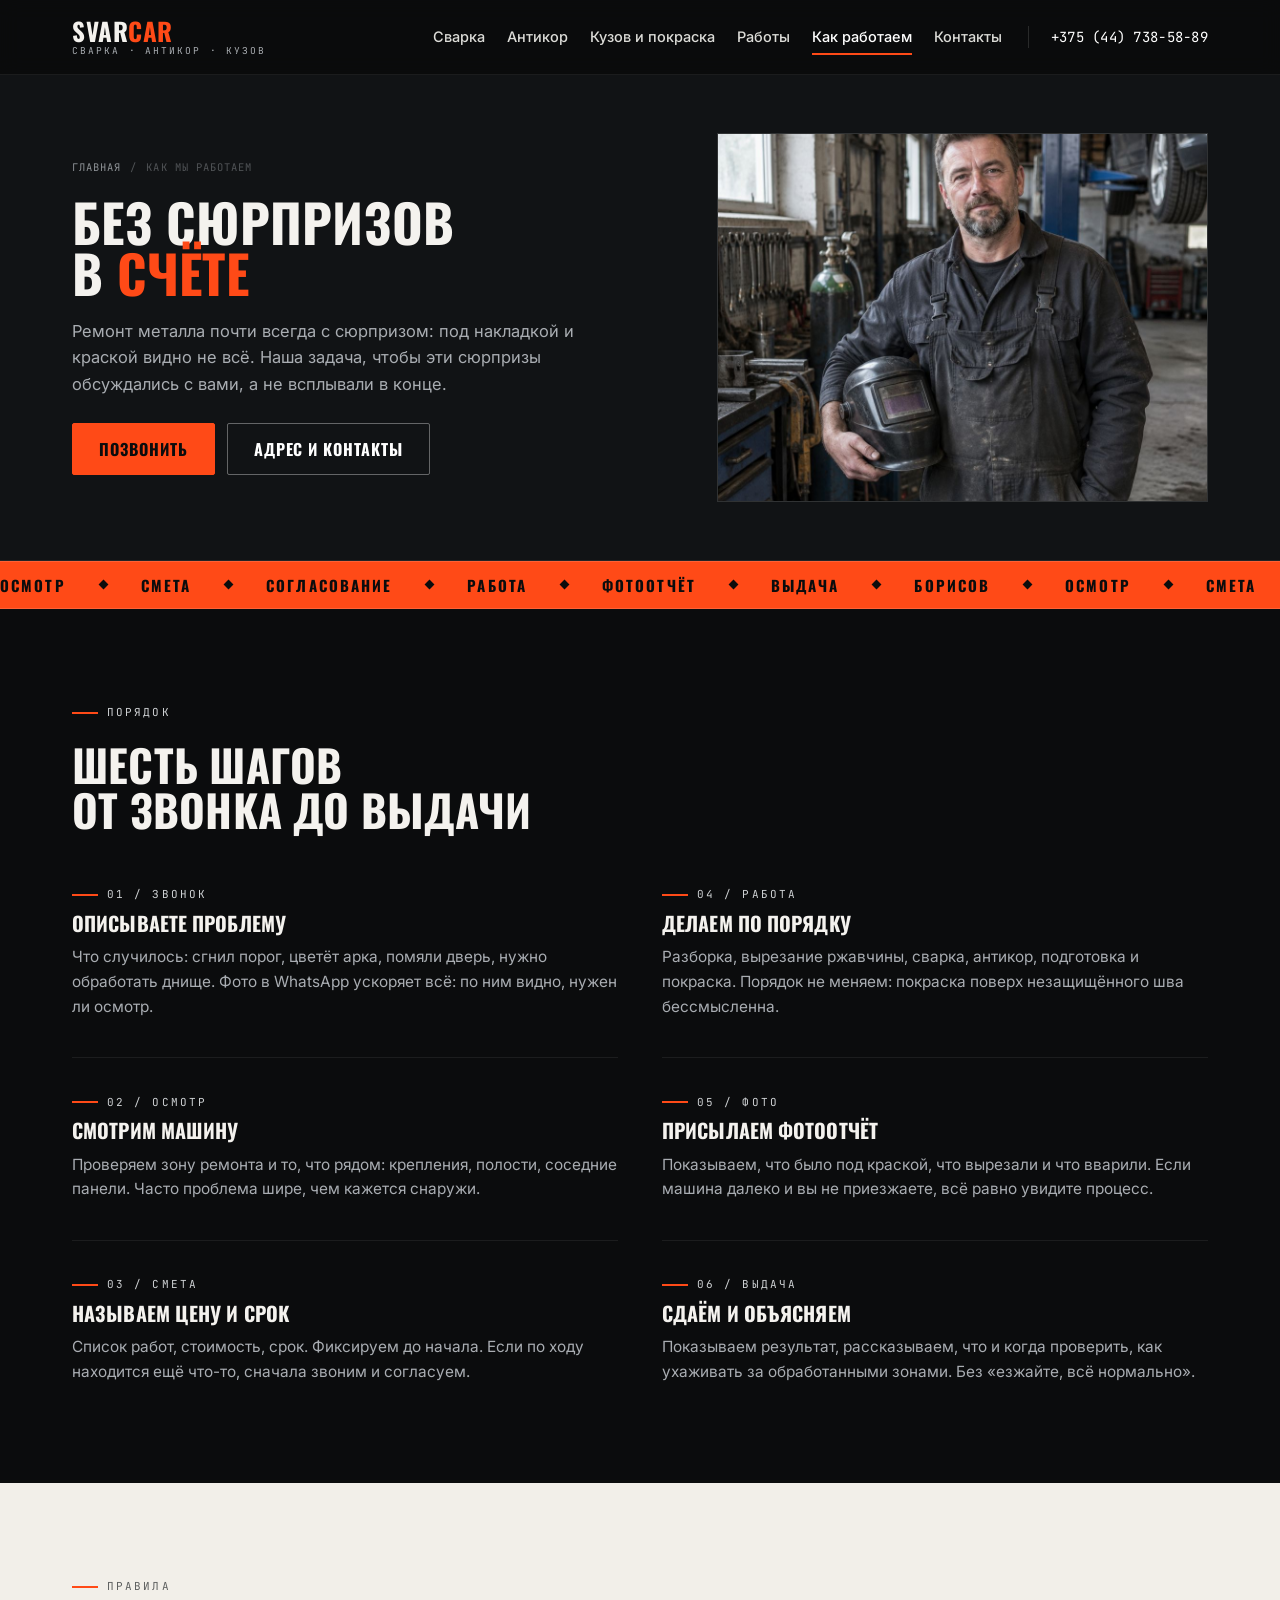
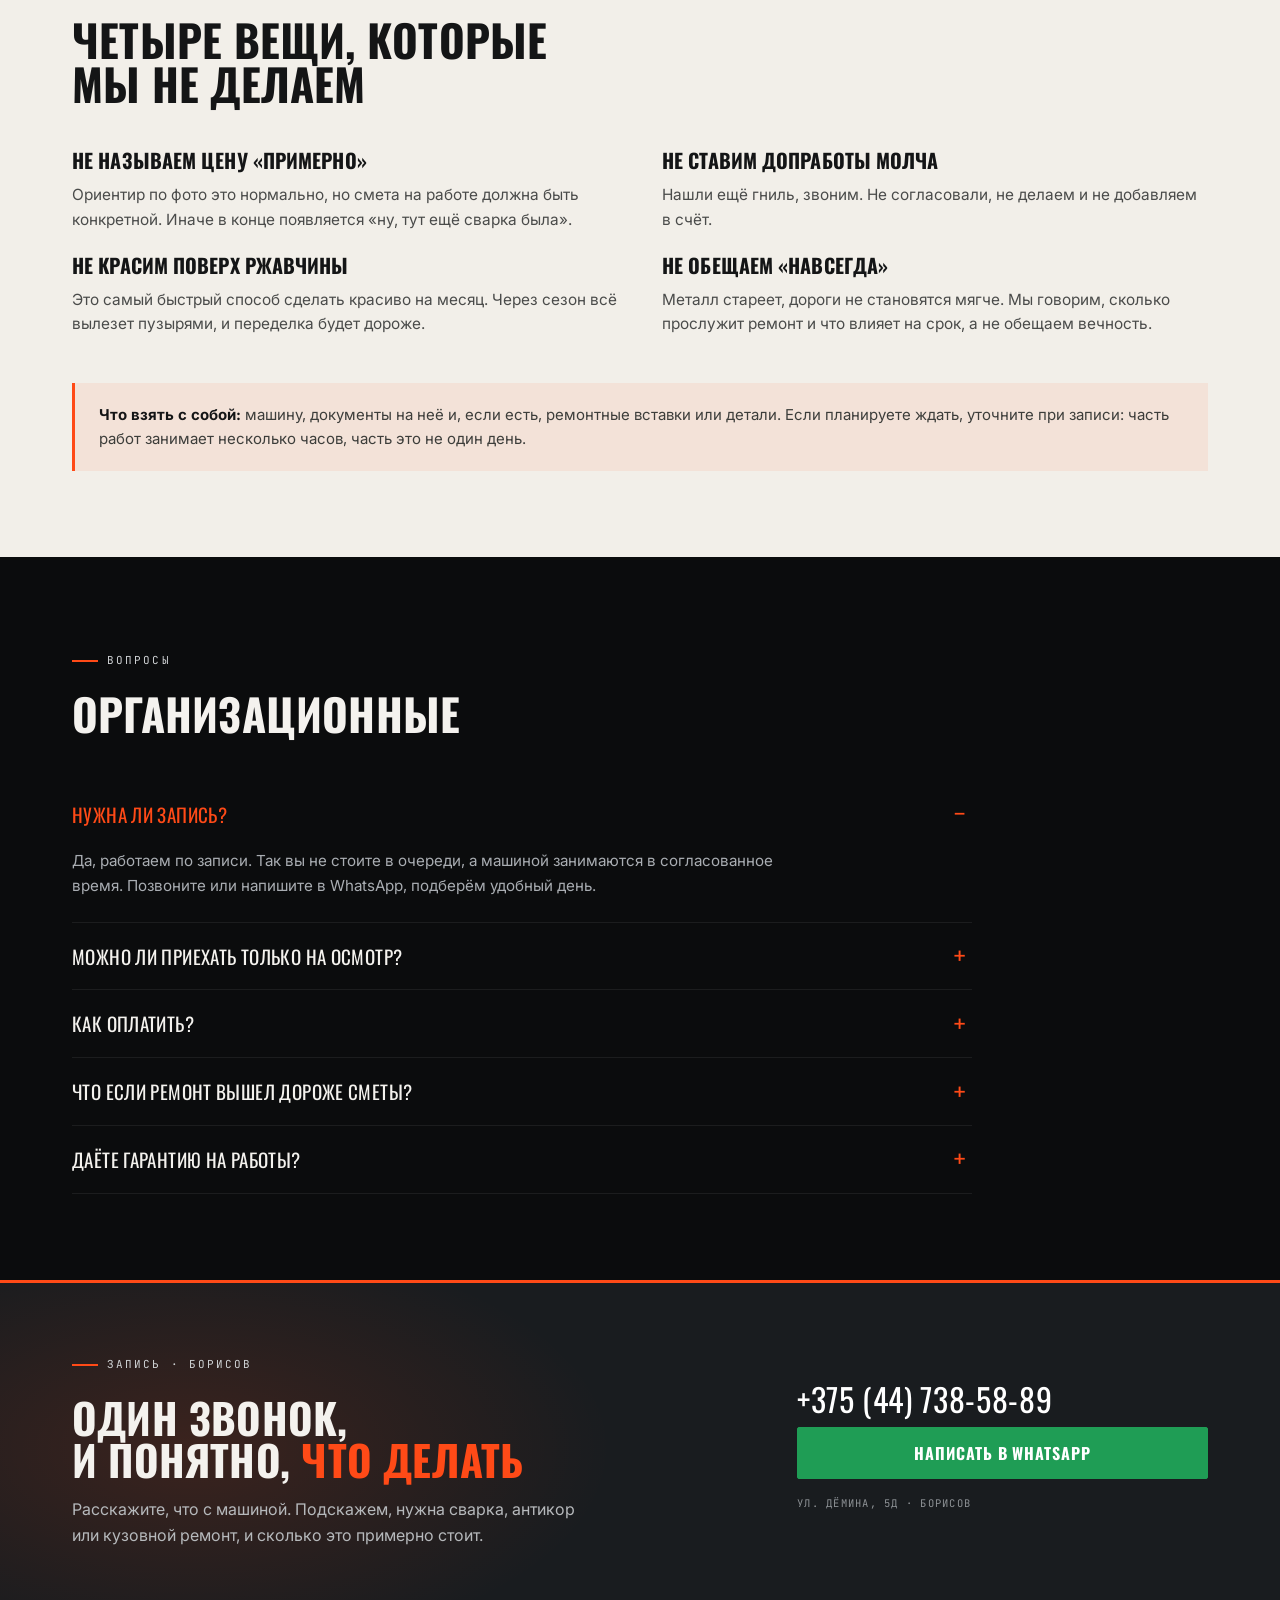
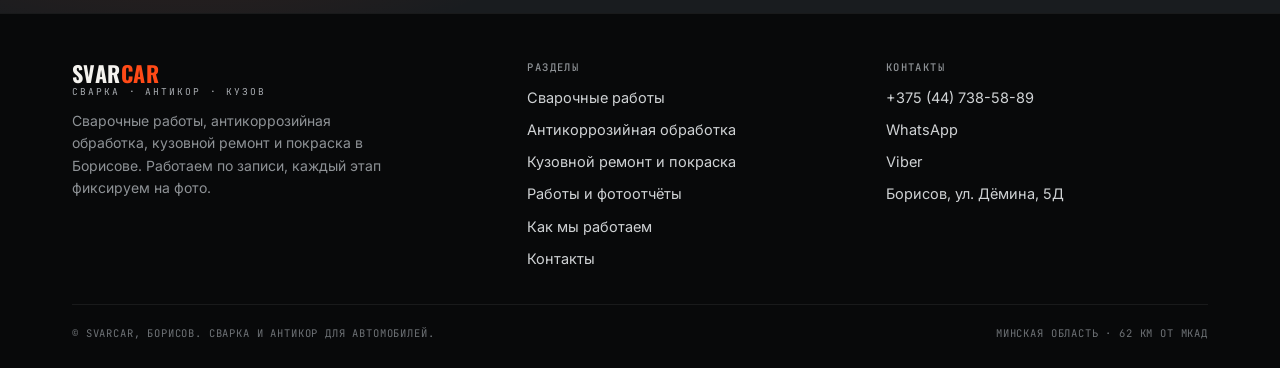
<file: kak-rabotaem.html>
<!doctype html>
<html lang="ru">
<head>
<meta charset="utf-8">
<meta name="viewport" content="width=device-width, initial-scale=1">
<title>Как мы работаем: осмотр, смета, фотоотчёт | SvarCar Борисов</title>
<meta name="description" content="Как проходит ремонт в SvarCar: запись, осмотр и дефектовка, смета до работ, сварка и антикор, фотоотчёт, выдача. Борисов, ул. Дёмина, 5Д, +375 (44) 738-58-89.">
<meta property="og:title" content="Как мы работаем | SvarCar Борисов">
<meta property="og:type" content="website">
<meta name="theme-color" content="#0b0c0d">
<meta property="og:image" content="https://99sitefast-ai.github.io/svar-car-borisov/assets/img/hero-weld.jpg">
<meta property="og:url" content="https://99sitefast-ai.github.io/svar-car-borisov/kak-rabotaem.html">
<meta property="og:site_name" content="SvarCar, Борисов">
<meta name="twitter:card" content="summary_large_image">

<link rel="icon" href="assets/img/favicon.svg" type="image/svg+xml">
<link rel="preconnect" href="https://fonts.googleapis.com">
<link rel="preconnect" href="https://fonts.gstatic.com" crossorigin>
<link href="https://fonts.googleapis.com/css2?family=Oswald:wght@500;600;700&family=Inter:wght@400;500;600&family=JetBrains+Mono:wght@400;500&display=swap" rel="stylesheet">
<link rel="stylesheet" href="assets/css/style.css?v=4">
<noscript><style>.rv{opacity:1!important;transform:none!important}</style></noscript>
</head>
<body>

<header class="hdr">
  <div class="wrap hdr-in">
    <a class="logo" href="index.html">
      <b>Svar<span>Car</span></b>
      <small>сварка · антикор · кузов</small>
    </a>
    <nav class="nav" id="nav">
      <a href="svarka.html">Сварка</a>
      <a href="antikor.html">Антикор</a>
      <a href="kuzov.html">Кузов и покраска</a>
      <a href="raboty.html">Работы</a>
      <a href="kak-rabotaem.html" aria-current="page">Как работаем</a>
      <a href="kontakty.html">Контакты</a>
    </nav>
    <a class="hdr-phone" href="tel:+375447385889">+375 (44) 738-58-89</a>
    <button class="burger" id="burger" type="button" aria-label="Меню" aria-expanded="false" aria-controls="nav"><span></span></button>
  </div>
</header>

<section class="phero">
  <div class="wrap phero-in">
    <div>
      <div class="crumbs"><a href="index.html">Главная</a><span>/</span><span>Как мы работаем</span></div>
      <h1>Без сюрпризов<br>в <em>счёте</em></h1>
      <p class="slead">Ремонт металла почти всегда с сюрпризом: под накладкой и краской видно не всё. Наша задача, чтобы эти сюрпризы обсуждались с вами, а не всплывали в конце.</p>
      <div class="btn-row" style="margin-top:26px">
        <a class="btn" href="tel:+375447385889">Позвонить</a>
        <a class="btn btn--ghost" href="kontakty.html">Адрес и контакты</a>
      </div>
    </div>
    <div class="phero-media">
      <img src="assets/img/master.jpg" alt="Мастер SvarCar в рабочем цеху в Борисове" width="1024" height="1024">
    </div>
  </div>
</section>

<div class="mq"><div class="mq-track">
  <span>Осмотр</span><span>Смета</span><span>Согласование</span><span>Работа</span><span>Фотоотчёт</span><span>Выдача</span><span>Борисов</span>
  <span>Осмотр</span><span>Смета</span><span>Согласование</span><span>Работа</span><span>Фотоотчёт</span><span>Выдача</span><span>Борисов</span>
</div></div>

<section class="sec">
  <div class="wrap">
    <div class="sec-head rv">
      <span class="kick">Порядок</span>
      <h2 class="stitle">Шесть шагов<br>от звонка до выдачи</h2>
    </div>
    <div class="cols-2 rv">
      <div>
        <div class="block" style="padding-bottom:26px;border-bottom:1px solid var(--line-soft);margin-bottom:26px">
          <span class="kick" style="margin-bottom:10px">01 / звонок</span>
          <h3>Описываете проблему</h3>
          <p>Что случилось: сгнил порог, цветёт арка, помяли дверь, нужно обработать днище. Фото в WhatsApp ускоряет всё: по ним видно, нужен ли осмотр.</p>
        </div>
        <div class="block" style="padding-bottom:26px;border-bottom:1px solid var(--line-soft);margin-bottom:26px">
          <span class="kick" style="margin-bottom:10px">02 / осмотр</span>
          <h3>Смотрим машину</h3>
          <p>Проверяем зону ремонта и то, что рядом: крепления, полости, соседние панели. Часто проблема шире, чем кажется снаружи.</p>
        </div>
        <div class="block">
          <span class="kick" style="margin-bottom:10px">03 / смета</span>
          <h3>Называем цену и срок</h3>
          <p>Список работ, стоимость, срок. Фиксируем до начала. Если по ходу находится ещё что-то, сначала звоним и согласуем.</p>
        </div>
      </div>
      <div>
        <div class="block" style="padding-bottom:26px;border-bottom:1px solid var(--line-soft);margin-bottom:26px">
          <span class="kick" style="margin-bottom:10px">04 / работа</span>
          <h3>Делаем по порядку</h3>
          <p>Разборка, вырезание ржавчины, сварка, антикор, подготовка и покраска. Порядок не меняем: покраска поверх незащищённого шва бессмысленна.</p>
        </div>
        <div class="block" style="padding-bottom:26px;border-bottom:1px solid var(--line-soft);margin-bottom:26px">
          <span class="kick" style="margin-bottom:10px">05 / фото</span>
          <h3>Присылаем фотоотчёт</h3>
          <p>Показываем, что было под краской, что вырезали и что вварили. Если машина далеко и вы не приезжаете, всё равно увидите процесс.</p>
        </div>
        <div class="block">
          <span class="kick" style="margin-bottom:10px">06 / выдача</span>
          <h3>Сдаём и объясняем</h3>
          <p>Показываем результат, рассказываем, что и когда проверить, как ухаживать за обработанными зонами. Без «езжайте, всё нормально».</p>
        </div>
      </div>
    </div>
  </div>
</section>

<section class="sec sec--paper">
  <div class="wrap">
    <div class="sec-head rv">
      <span class="kick">Правила</span>
      <h2 class="stitle">Четыре вещи, которые<br>мы не делаем</h2>
    </div>
    <div class="cols-2 rv">
      <div class="block">
        <h3>Не называем цену «примерно»</h3>
        <p>Ориентир по фото это нормально, но смета на работе должна быть конкретной. Иначе в конце появляется «ну, тут ещё сварка была».</p>
        <h3 style="margin-top:24px">Не красим поверх ржавчины</h3>
        <p>Это самый быстрый способ сделать красиво на месяц. Через сезон всё вылезет пузырями, и переделка будет дороже.</p>
      </div>
      <div class="block">
        <h3>Не ставим допработы молча</h3>
        <p>Нашли ещё гниль, звоним. Не согласовали, не делаем и не добавляем в счёт.</p>
        <h3 style="margin-top:24px">Не обещаем «навсегда»</h3>
        <p>Металл стареет, дороги не становятся мягче. Мы говорим, сколько прослужит ремонт и что влияет на срок, а не обещаем вечность.</p>
      </div>
    </div>
    <div class="note rv" style="margin-top:34px">
      <b>Что взять с собой:</b> машину, документы на неё и, если есть, ремонтные вставки или детали. Если планируете ждать, уточните при записи: часть работ занимает несколько часов, часть это не один день.
    </div>
  </div>
</section>

<section class="sec">
  <div class="wrap">
    <div class="sec-head rv">
      <span class="kick">Вопросы</span>
      <h2 class="stitle">Организационные</h2>
    </div>
    <div class="faq rv">
      <details open>
        <summary>Нужна ли запись?</summary>
        <div class="ans">Да, работаем по записи. Так вы не стоите в очереди, а машиной занимаются в согласованное время. Позвоните или напишите в WhatsApp, подберём удобный день.</div>
      </details>
      <details>
        <summary>Можно ли приехать только на осмотр?</summary>
        <div class="ans">Да. Посмотрим, скажем объём и цену, а решение вы примете спокойно, без давления. Если ремонт не нужен прямо сейчас, так и скажем.</div>
      </details>
      <details>
        <summary>Как оплатить?</summary>
        <div class="ans">Обсудим при записи: сумма и порядок оплаты фиксируются вместе со сметой. Если нужна оплата частями или по факту, скажите заранее, чтобы не выяснять это в день выдачи.</div>
      </details>
      <details>
        <summary>Что если ремонт вышел дороже сметы?</summary>
        <div class="ans">Так бывает, когда под накладкой оказывается больше гнили. В этом случае мы останавливаемся, звоним, показываем фото и согласуем новую сумму. Без согласия не продолжаем.</div>
      </details>
      <details>
        <summary>Даёте гарантию на работы?</summary>
        <div class="ans">На сварку и антикор даём гарантию, условия обсуждаем при сдаче и фиксируем. Если в гарантийный период появляется проблема по нашей работе, разбираемся мы, а не «это не мы, это металл».</div>
      </details>
    </div>
  </div>
</section>

<section class="cta">
  <div class="wrap cta-in">
    <div class="rv">
      <span class="kick">Запись · Борисов</span>
      <h2>Один звонок,<br>и понятно, <em>что делать</em></h2>
      <p>Расскажите, что с машиной. Подскажем, нужна сварка, антикор или кузовной ремонт, и сколько это примерно стоит.</p>
    </div>
    <div class="cta-side rv">
      <a class="cta-phone" href="tel:+375447385889">+375 (44) 738-58-89</a>
      <a class="btn btn--wa" href="https://wa.me/375447385889?text=%D0%97%D0%B4%D1%80%D0%B0%D0%B2%D1%81%D1%82%D0%B2%D1%83%D0%B9%D1%82%D0%B5%21%20%D0%A5%D0%BE%D1%87%D1%83%20%D0%B7%D0%B0%D0%BF%D0%B8%D1%81%D0%B0%D1%82%D1%8C%D1%81%D1%8F" target="_blank" rel="noopener">Написать в WhatsApp</a>
      <span class="cta-note">ул. Дёмина, 5Д · Борисов</span>
    </div>
  </div>
</section>

<footer class="ftr">
  <div class="wrap">
    <div class="ftr-in">
      <div>
        <a class="logo" href="index.html">
          <b>Svar<span>Car</span></b>
          <small>сварка · антикор · кузов</small>
        </a>
        <p>Сварочные работы, антикоррозийная обработка, кузовной ремонт и покраска в Борисове. Работаем по записи, каждый этап фиксируем на фото.</p>
      </div>
      <div>
        <h4>Разделы</h4>
        <div class="ftr-links">
          <a href="svarka.html">Сварочные работы</a>
          <a href="antikor.html">Антикоррозийная обработка</a>
          <a href="kuzov.html">Кузовной ремонт и покраска</a>
          <a href="raboty.html">Работы и фотоотчёты</a>
          <a href="kak-rabotaem.html">Как мы работаем</a>
          <a href="kontakty.html">Контакты</a>
        </div>
      </div>
      <div>
        <h4>Контакты</h4>
        <div class="ftr-links">
          <a href="tel:+375447385889">+375 (44) 738-58-89</a>
          <a href="https://wa.me/375447385889" target="_blank" rel="noopener">WhatsApp</a>
          <a href="viber://chat?number=%2B375447385889">Viber</a>
          <a href="https://yandex.by/maps/?text=%D0%91%D0%BE%D1%80%D0%B8%D1%81%D0%BE%D0%B2%2C%20%D1%83%D0%BB%D0%B8%D1%86%D0%B0%20%D0%94%D1%91%D0%BC%D0%B8%D0%BD%D0%B0%2C%205%D0%94" target="_blank" rel="noopener">Борисов, ул. Дёмина, 5Д</a>
        </div>
      </div>
    </div>
    <div class="ftr-bot">
      <span>© SvarCar, Борисов. Сварка и антикор для автомобилей.</span>
      <span>Минская область · 62 км от МКАД</span>
    </div>
  </div>
</footer>

<div class="mbar">
  <a class="btn" href="tel:+375447385889">Позвонить</a>
  <a class="btn btn--wa" href="https://wa.me/375447385889" target="_blank" rel="noopener">WhatsApp</a>
</div>

<script src="assets/js/app.js" defer></script>
</body>
</html>
</file>
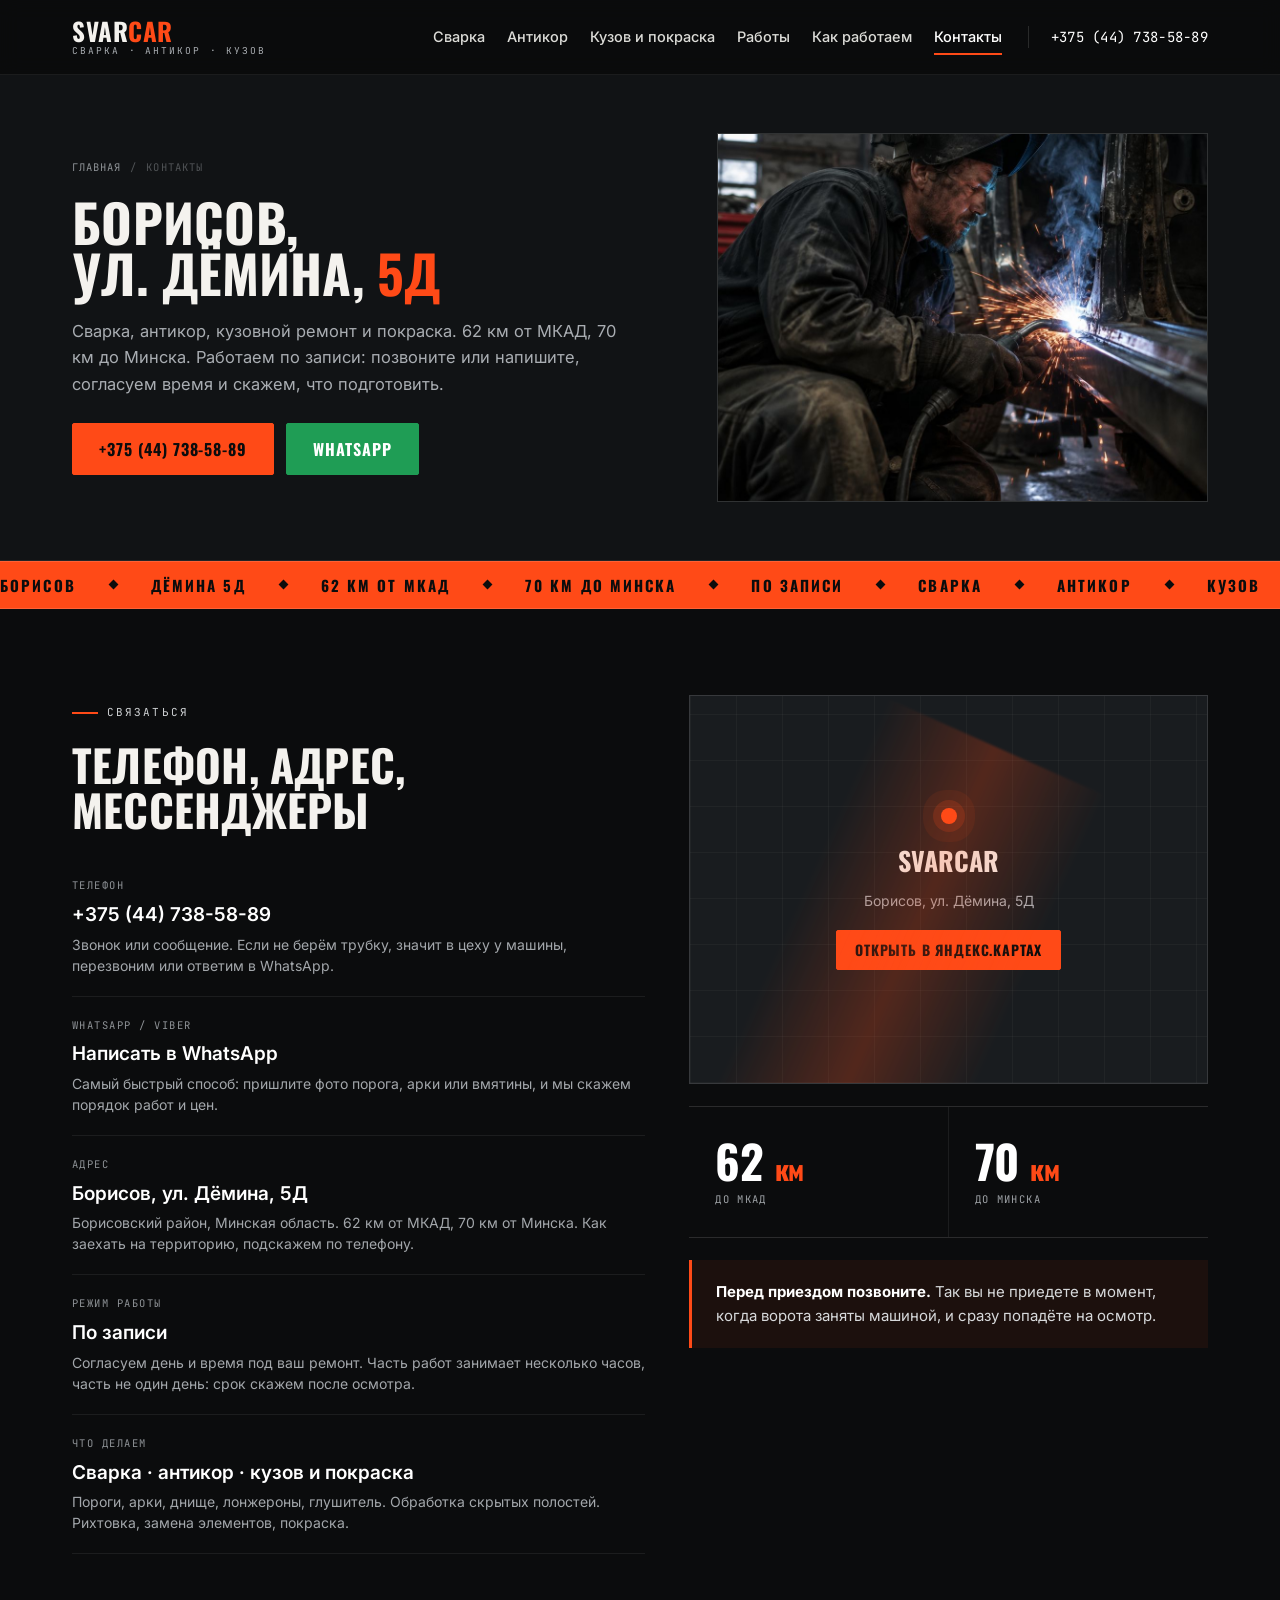
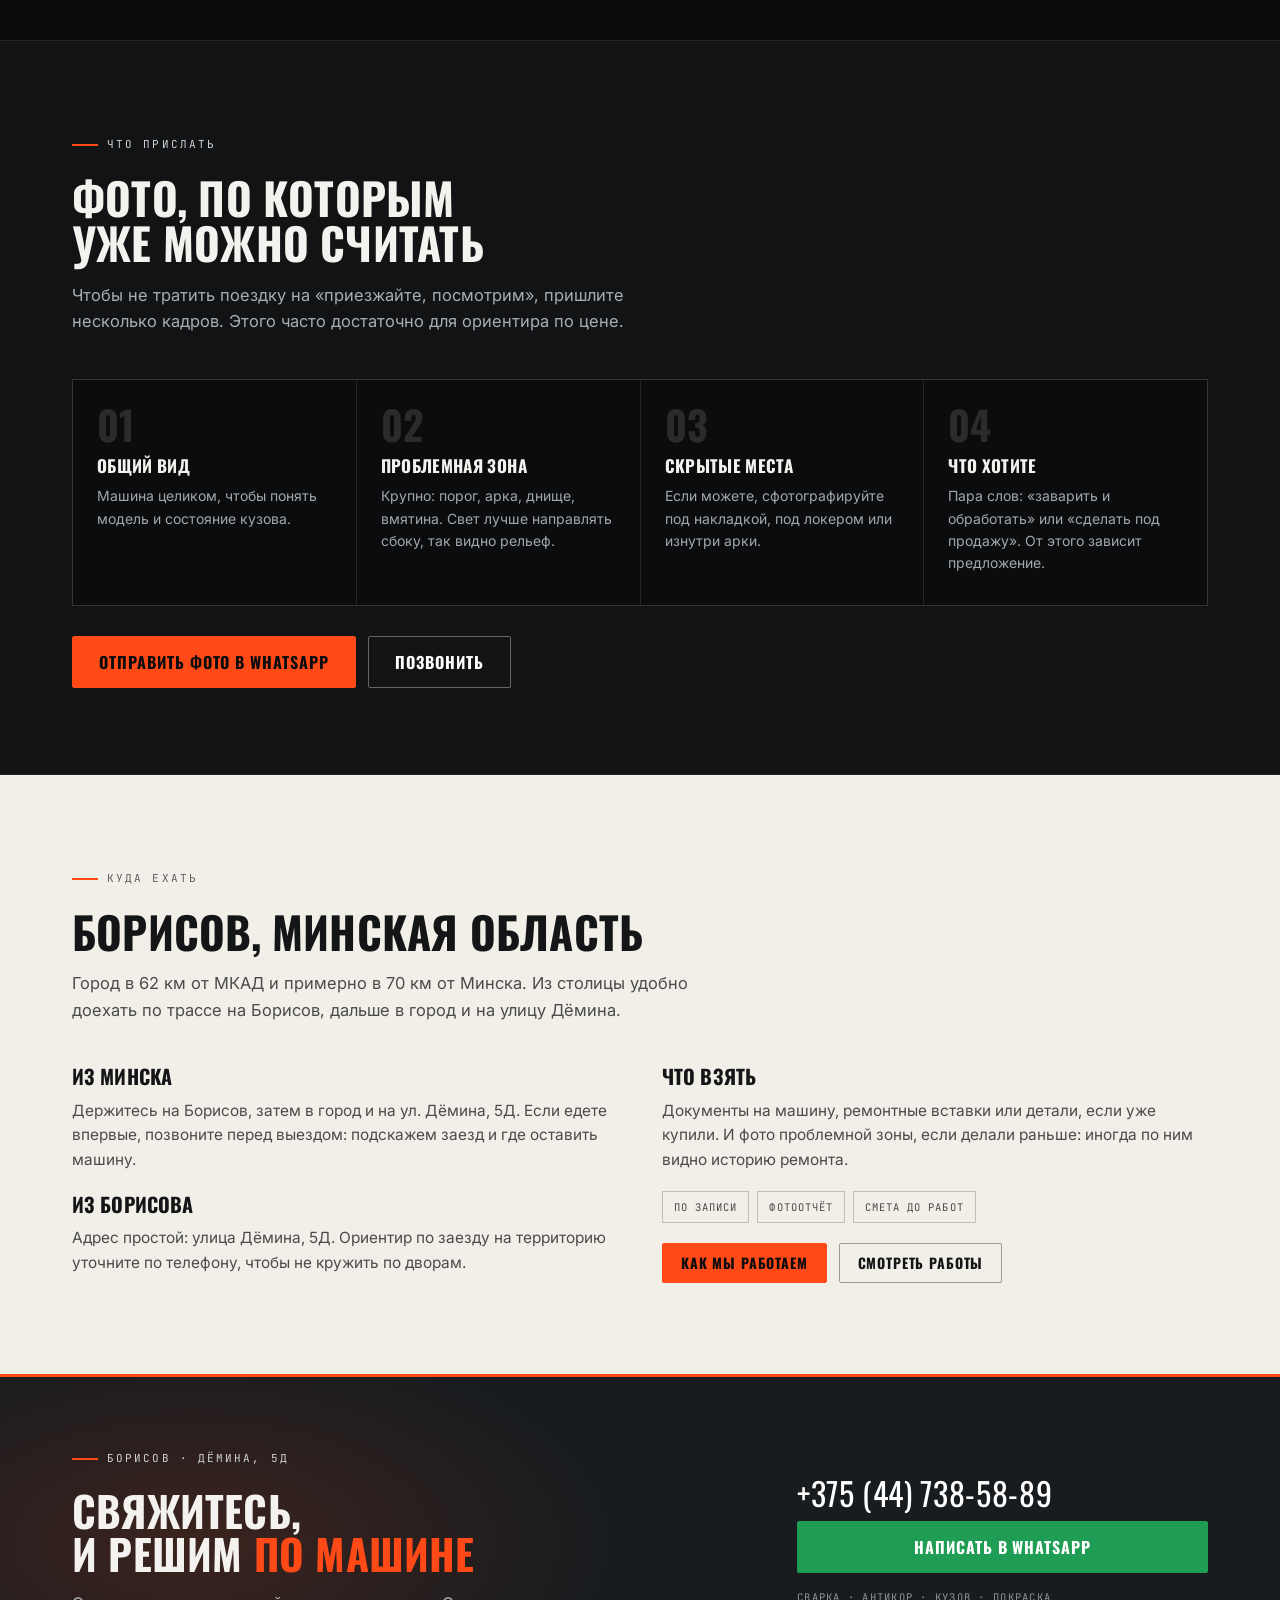
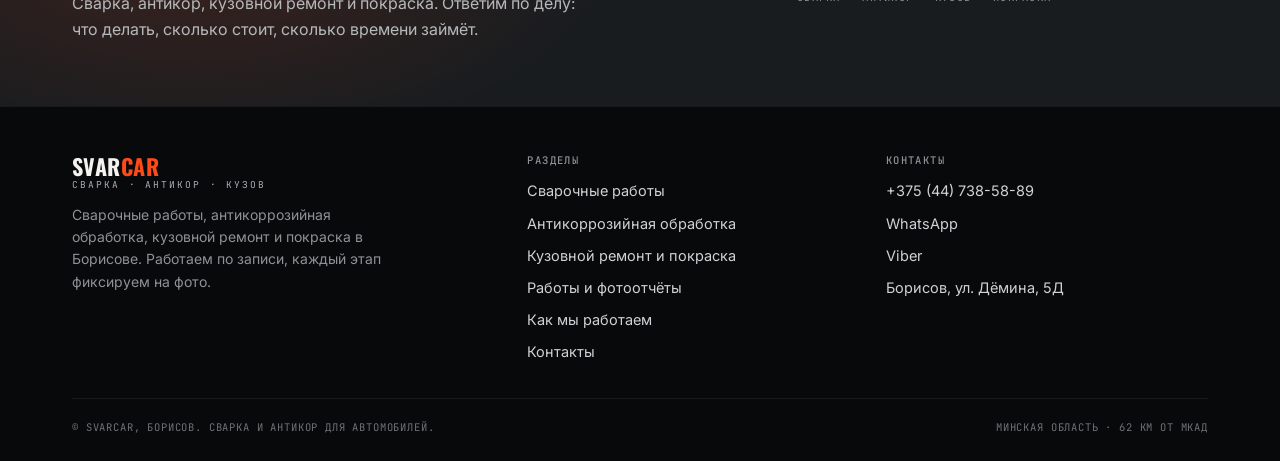
<file: kontakty.html>
<!doctype html>
<html lang="ru">
<head>
<meta charset="utf-8">
<meta name="viewport" content="width=device-width, initial-scale=1">
<title>Контакты SvarCar: Борисов, ул. Дёмина, 5Д | +375 (44) 738-58-89</title>
<meta name="description" content="SvarCar в Борисове: улица Дёмина, 5Д. Сварка, антикор, кузовной ремонт и покраска. 62 км от МКАД, 70 км до Минска. Телефон +375 (44) 738-58-89, WhatsApp, Viber.">
<meta property="og:title" content="Контакты SvarCar в Борисове">
<meta property="og:type" content="website">
<meta name="theme-color" content="#0b0c0d">
<meta property="og:image" content="https://99sitefast-ai.github.io/svar-car-borisov/assets/img/hero-weld.jpg">
<meta property="og:url" content="https://99sitefast-ai.github.io/svar-car-borisov/kontakty.html">
<meta property="og:site_name" content="SvarCar, Борисов">
<meta name="twitter:card" content="summary_large_image">

<link rel="icon" href="assets/img/favicon.svg" type="image/svg+xml">
<link rel="preconnect" href="https://fonts.googleapis.com">
<link rel="preconnect" href="https://fonts.gstatic.com" crossorigin>
<link href="https://fonts.googleapis.com/css2?family=Oswald:wght@500;600;700&family=Inter:wght@400;500;600&family=JetBrains+Mono:wght@400;500&display=swap" rel="stylesheet">
<link rel="stylesheet" href="assets/css/style.css?v=4">
<noscript><style>.rv{opacity:1!important;transform:none!important}</style></noscript>
</head>
<body>

<header class="hdr">
  <div class="wrap hdr-in">
    <a class="logo" href="index.html">
      <b>Svar<span>Car</span></b>
      <small>сварка · антикор · кузов</small>
    </a>
    <nav class="nav" id="nav">
      <a href="svarka.html">Сварка</a>
      <a href="antikor.html">Антикор</a>
      <a href="kuzov.html">Кузов и покраска</a>
      <a href="raboty.html">Работы</a>
      <a href="kak-rabotaem.html">Как работаем</a>
      <a href="kontakty.html" aria-current="page">Контакты</a>
    </nav>
    <a class="hdr-phone" href="tel:+375447385889">+375 (44) 738-58-89</a>
    <button class="burger" id="burger" type="button" aria-label="Меню" aria-expanded="false" aria-controls="nav"><span></span></button>
  </div>
</header>

<section class="phero">
  <div class="wrap phero-in">
    <div>
      <div class="crumbs"><a href="index.html">Главная</a><span>/</span><span>Контакты</span></div>
      <h1>Борисов,<br>ул. Дёмина, <em>5Д</em></h1>
      <p class="slead">Сварка, антикор, кузовной ремонт и покраска. 62 км от МКАД, 70 км до Минска. Работаем по записи: позвоните или напишите, согласуем время и скажем, что подготовить.</p>
      <div class="btn-row" style="margin-top:26px">
        <a class="btn" href="tel:+375447385889">+375 (44) 738-58-89</a>
        <a class="btn btn--wa" href="https://wa.me/375447385889" target="_blank" rel="noopener">WhatsApp</a>
      </div>
    </div>
    <div class="phero-media">
      <img src="assets/img/hero-weld.jpg" alt="Цех SvarCar в Борисове: сварочные работы" width="1024" height="1024">
    </div>
  </div>
</section>

<div class="mq"><div class="mq-track">
  <span>Борисов</span><span>Дёмина 5Д</span><span>62 км от МКАД</span><span>70 км до Минска</span><span>По записи</span><span>Сварка</span><span>Антикор</span><span>Кузов</span>
  <span>Борисов</span><span>Дёмина 5Д</span><span>62 км от МКАД</span><span>70 км до Минска</span><span>По записи</span><span>Сварка</span><span>Антикор</span><span>Кузов</span>
</div></div>

<section class="sec">
  <div class="wrap contact-grid">
    <div class="rv">
      <span class="kick">Связаться</span>
      <h2 class="stitle" style="margin-bottom:24px">Телефон, адрес, мессенджеры</h2>
      <div class="cblock">
        <span>Телефон</span>
        <b><a href="tel:+375447385889">+375 (44) 738-58-89</a></b>
        <small>Звонок или сообщение. Если не берём трубку, значит в цеху у машины, перезвоним или ответим в WhatsApp.</small>
      </div>
      <div class="cblock">
        <span>WhatsApp / Viber</span>
        <b><a href="https://wa.me/375447385889" target="_blank" rel="noopener">Написать в WhatsApp</a></b>
        <small>Самый быстрый способ: пришлите фото порога, арки или вмятины, и мы скажем порядок работ и цен.</small>
      </div>
      <div class="cblock">
        <span>Адрес</span>
        <b>Борисов, ул. Дёмина, 5Д</b>
        <small>Борисовский район, Минская область. 62 км от МКАД, 70 км от Минска. Как заехать на территорию, подскажем по телефону.</small>
      </div>
      <div class="cblock">
        <span>Режим работы</span>
        <b>По записи</b>
        <small>Согласуем день и время под ваш ремонт. Часть работ занимает несколько часов, часть не один день: срок скажем после осмотра.</small>
      </div>
      <div class="cblock">
        <span>Что делаем</span>
        <b>Сварка · антикор · кузов и покраска</b>
        <small>Пороги, арки, днище, лонжероны, глушитель. Обработка скрытых полостей. Рихтовка, замена элементов, покраска.</small>
      </div>
    </div>

    <div class="rv">
      <div class="map-box">
        <div class="map-inner">
          <div class="map-pin"></div>
          <b>SvarCar</b>
          <span>Борисов, ул. Дёмина, 5Д</span>
          <a class="btn btn--sm" href="https://yandex.by/maps/?text=%D0%91%D0%BE%D1%80%D0%B8%D1%81%D0%BE%D0%B2%2C%20%D1%83%D0%BB%D0%B8%D1%86%D0%B0%20%D0%94%D1%91%D0%BC%D0%B8%D0%BD%D0%B0%2C%205%D0%94" target="_blank" rel="noopener">Открыть в Яндекс.Картах</a>
        </div>
      </div>
      <div class="stats" style="margin-top:22px;grid-template-columns:1fr 1fr">
        <div class="stat"><b>62 <em>км</em></b><span>до МКАД</span></div>
        <div class="stat"><b>70 <em>км</em></b><span>до Минска</span></div>
      </div>
      <div class="note" style="margin-top:22px">
        <b>Перед приездом позвоните.</b> Так вы не приедете в момент, когда ворота заняты машиной, и сразу попадёте на осмотр.
      </div>
    </div>
  </div>
</section>

<section class="sec sec--steel">
  <div class="wrap">
    <div class="sec-head rv">
      <span class="kick">Что прислать</span>
      <h2 class="stitle">Фото, по которым<br>уже можно считать</h2>
      <p class="slead">Чтобы не тратить поездку на «приезжайте, посмотрим», пришлите несколько кадров. Этого часто достаточно для ориентира по цене.</p>
    </div>
    <div class="steps rv">
      <div class="step"><b>01</b><h3>Общий вид</h3><p>Машина целиком, чтобы понять модель и состояние кузова.</p></div>
      <div class="step"><b>02</b><h3>Проблемная зона</h3><p>Крупно: порог, арка, днище, вмятина. Свет лучше направлять сбоку, так видно рельеф.</p></div>
      <div class="step"><b>03</b><h3>Скрытые места</h3><p>Если можете, сфотографируйте под накладкой, под локером или изнутри арки.</p></div>
      <div class="step"><b>04</b><h3>Что хотите</h3><p>Пара слов: «заварить и обработать» или «сделать под продажу». От этого зависит предложение.</p></div>
    </div>
    <div class="btn-row" style="margin-top:30px">
      <a class="btn" href="https://wa.me/375447385889?text=%D0%97%D0%B4%D1%80%D0%B0%D0%B2%D1%81%D1%82%D0%B2%D1%83%D0%B9%D1%82%D0%B5%21%20%D0%A5%D0%BE%D1%87%D1%83%20%D0%BE%D1%86%D0%B5%D0%BD%D0%B8%D1%82%D1%8C%20%D1%80%D0%B0%D0%B1%D0%BE%D1%82%D1%83%20%D0%BF%D0%BE%20%D1%84%D0%BE%D1%82%D0%BE" target="_blank" rel="noopener">Отправить фото в WhatsApp</a>
      <a class="btn btn--ghost" href="tel:+375447385889">Позвонить</a>
    </div>
  </div>
</section>

<section class="sec sec--paper">
  <div class="wrap">
    <div class="sec-head rv">
      <span class="kick">Куда ехать</span>
      <h2 class="stitle">Борисов, Минская область</h2>
      <p class="slead">Город в 62 км от МКАД и примерно в 70 км от Минска. Из столицы удобно доехать по трассе на Борисов, дальше в город и на улицу Дёмина.</p>
    </div>
    <div class="cols-2 rv">
      <div class="block">
        <h3>Из Минска</h3>
        <p>Держитесь на Борисов, затем в город и на ул. Дёмина, 5Д. Если едете впервые, позвоните перед выездом: подскажем заезд и где оставить машину.</p>
        <h3 style="margin-top:22px">Из Борисова</h3>
        <p>Адрес простой: улица Дёмина, 5Д. Ориентир по заезду на территорию уточните по телефону, чтобы не кружить по дворам.</p>
      </div>
      <div class="block">
        <h3>Что взять</h3>
        <p>Документы на машину, ремонтные вставки или детали, если уже купили. И фото проблемной зоны, если делали раньше: иногда по ним видно историю ремонта.</p>
        <div class="tags">
          <span>По записи</span><span>Фотоотчёт</span><span>Смета до работ</span>
        </div>
        <div class="btn-row" style="margin-top:20px">
          <a class="btn btn--sm" href="kak-rabotaem.html">Как мы работаем</a>
          <a class="btn btn--sm btn--ghost" style="color:#141516;border-color:rgba(0,0,0,.35)" href="raboty.html">Смотреть работы</a>
        </div>
      </div>
    </div>
  </div>
</section>

<section class="cta">
  <div class="wrap cta-in">
    <div class="rv">
      <span class="kick">Борисов · Дёмина, 5Д</span>
      <h2>Свяжитесь,<br>и решим <em>по машине</em></h2>
      <p>Сварка, антикор, кузовной ремонт и покраска. Ответим по делу: что делать, сколько стоит, сколько времени займёт.</p>
    </div>
    <div class="cta-side rv">
      <a class="cta-phone" href="tel:+375447385889">+375 (44) 738-58-89</a>
      <a class="btn btn--wa" href="https://wa.me/375447385889" target="_blank" rel="noopener">Написать в WhatsApp</a>
      <span class="cta-note">сварка · антикор · кузов · покраска</span>
    </div>
  </div>
</section>

<footer class="ftr">
  <div class="wrap">
    <div class="ftr-in">
      <div>
        <a class="logo" href="index.html">
          <b>Svar<span>Car</span></b>
          <small>сварка · антикор · кузов</small>
        </a>
        <p>Сварочные работы, антикоррозийная обработка, кузовной ремонт и покраска в Борисове. Работаем по записи, каждый этап фиксируем на фото.</p>
      </div>
      <div>
        <h4>Разделы</h4>
        <div class="ftr-links">
          <a href="svarka.html">Сварочные работы</a>
          <a href="antikor.html">Антикоррозийная обработка</a>
          <a href="kuzov.html">Кузовной ремонт и покраска</a>
          <a href="raboty.html">Работы и фотоотчёты</a>
          <a href="kak-rabotaem.html">Как мы работаем</a>
          <a href="kontakty.html">Контакты</a>
        </div>
      </div>
      <div>
        <h4>Контакты</h4>
        <div class="ftr-links">
          <a href="tel:+375447385889">+375 (44) 738-58-89</a>
          <a href="https://wa.me/375447385889" target="_blank" rel="noopener">WhatsApp</a>
          <a href="viber://chat?number=%2B375447385889">Viber</a>
          <a href="https://yandex.by/maps/?text=%D0%91%D0%BE%D1%80%D0%B8%D1%81%D0%BE%D0%B2%2C%20%D1%83%D0%BB%D0%B8%D1%86%D0%B0%20%D0%94%D1%91%D0%BC%D0%B8%D0%BD%D0%B0%2C%205%D0%94" target="_blank" rel="noopener">Борисов, ул. Дёмина, 5Д</a>
        </div>
      </div>
    </div>
    <div class="ftr-bot">
      <span>© SvarCar, Борисов. Сварка и антикор для автомобилей.</span>
      <span>Минская область · 62 км от МКАД</span>
    </div>
  </div>
</footer>

<div class="mbar">
  <a class="btn" href="tel:+375447385889">Позвонить</a>
  <a class="btn btn--wa" href="https://wa.me/375447385889" target="_blank" rel="noopener">WhatsApp</a>
</div>

<script src="assets/js/app.js" defer></script>
</body>
</html>
</file>
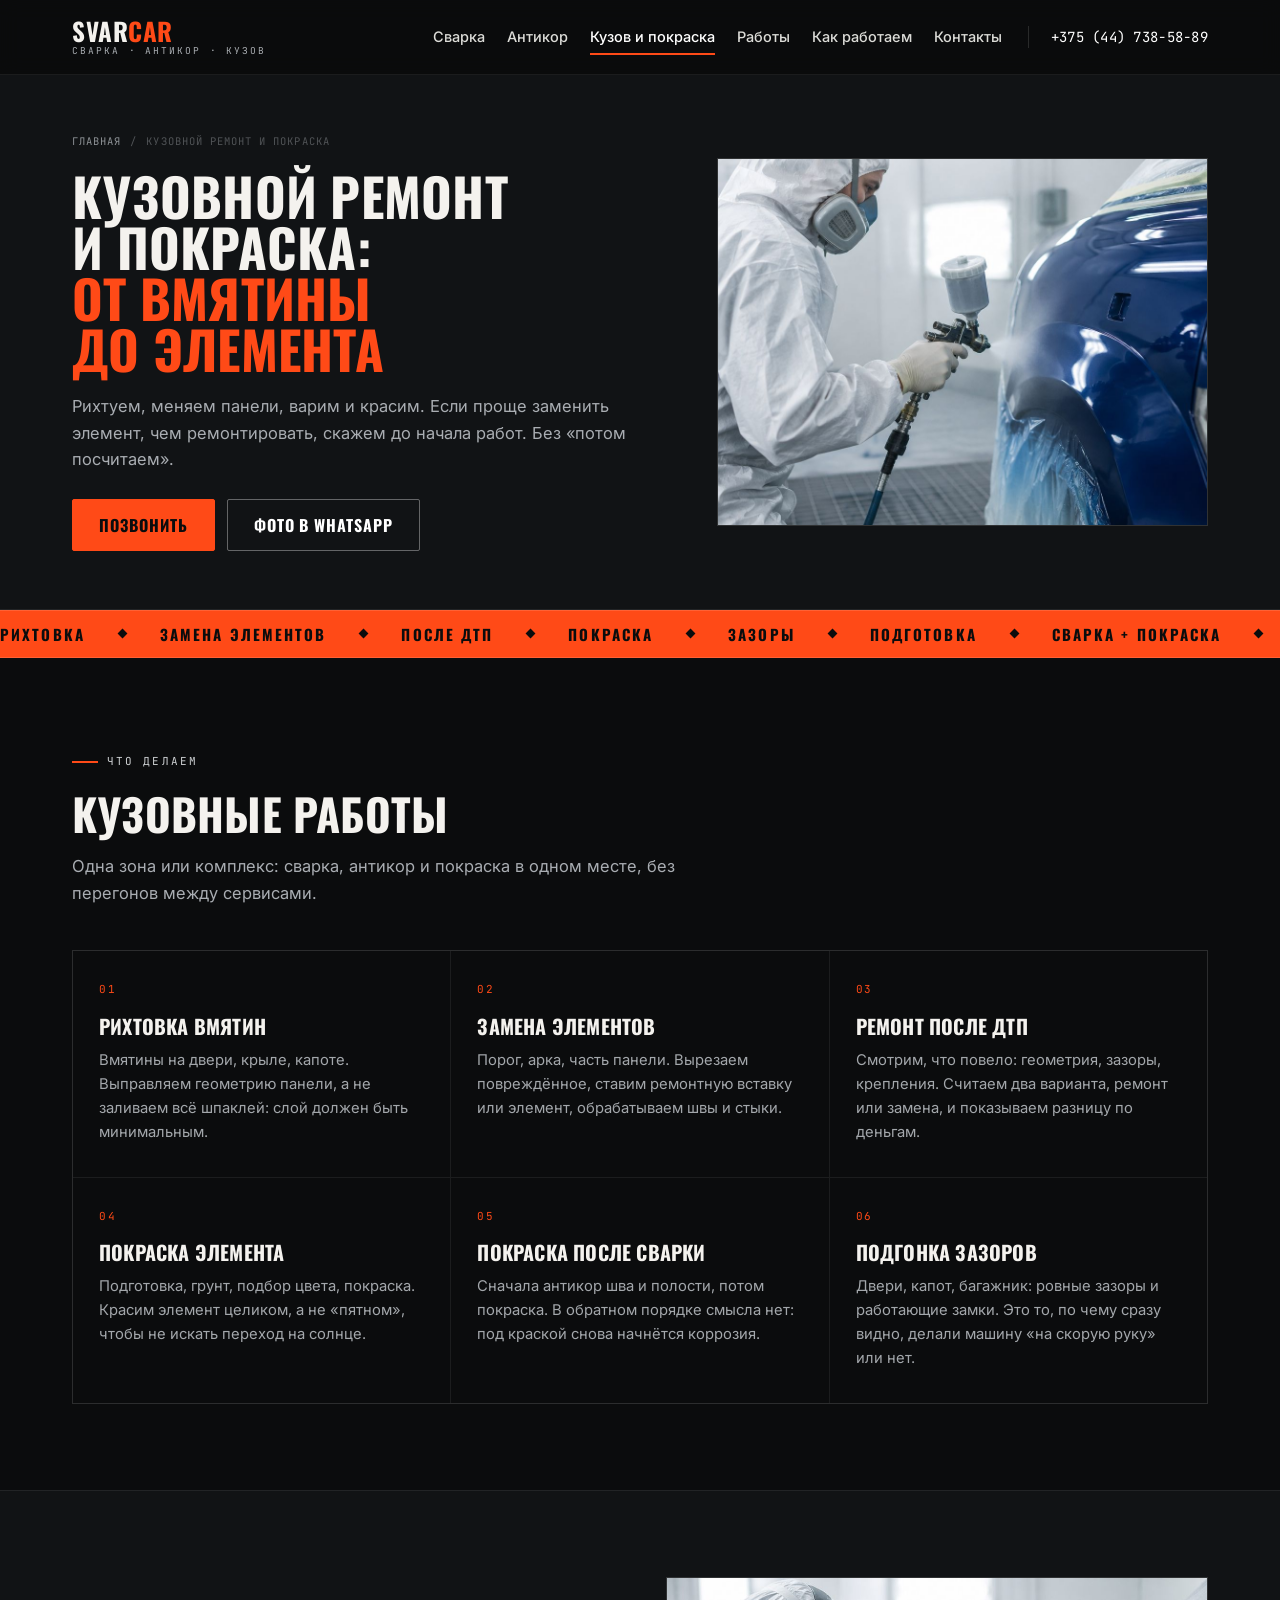
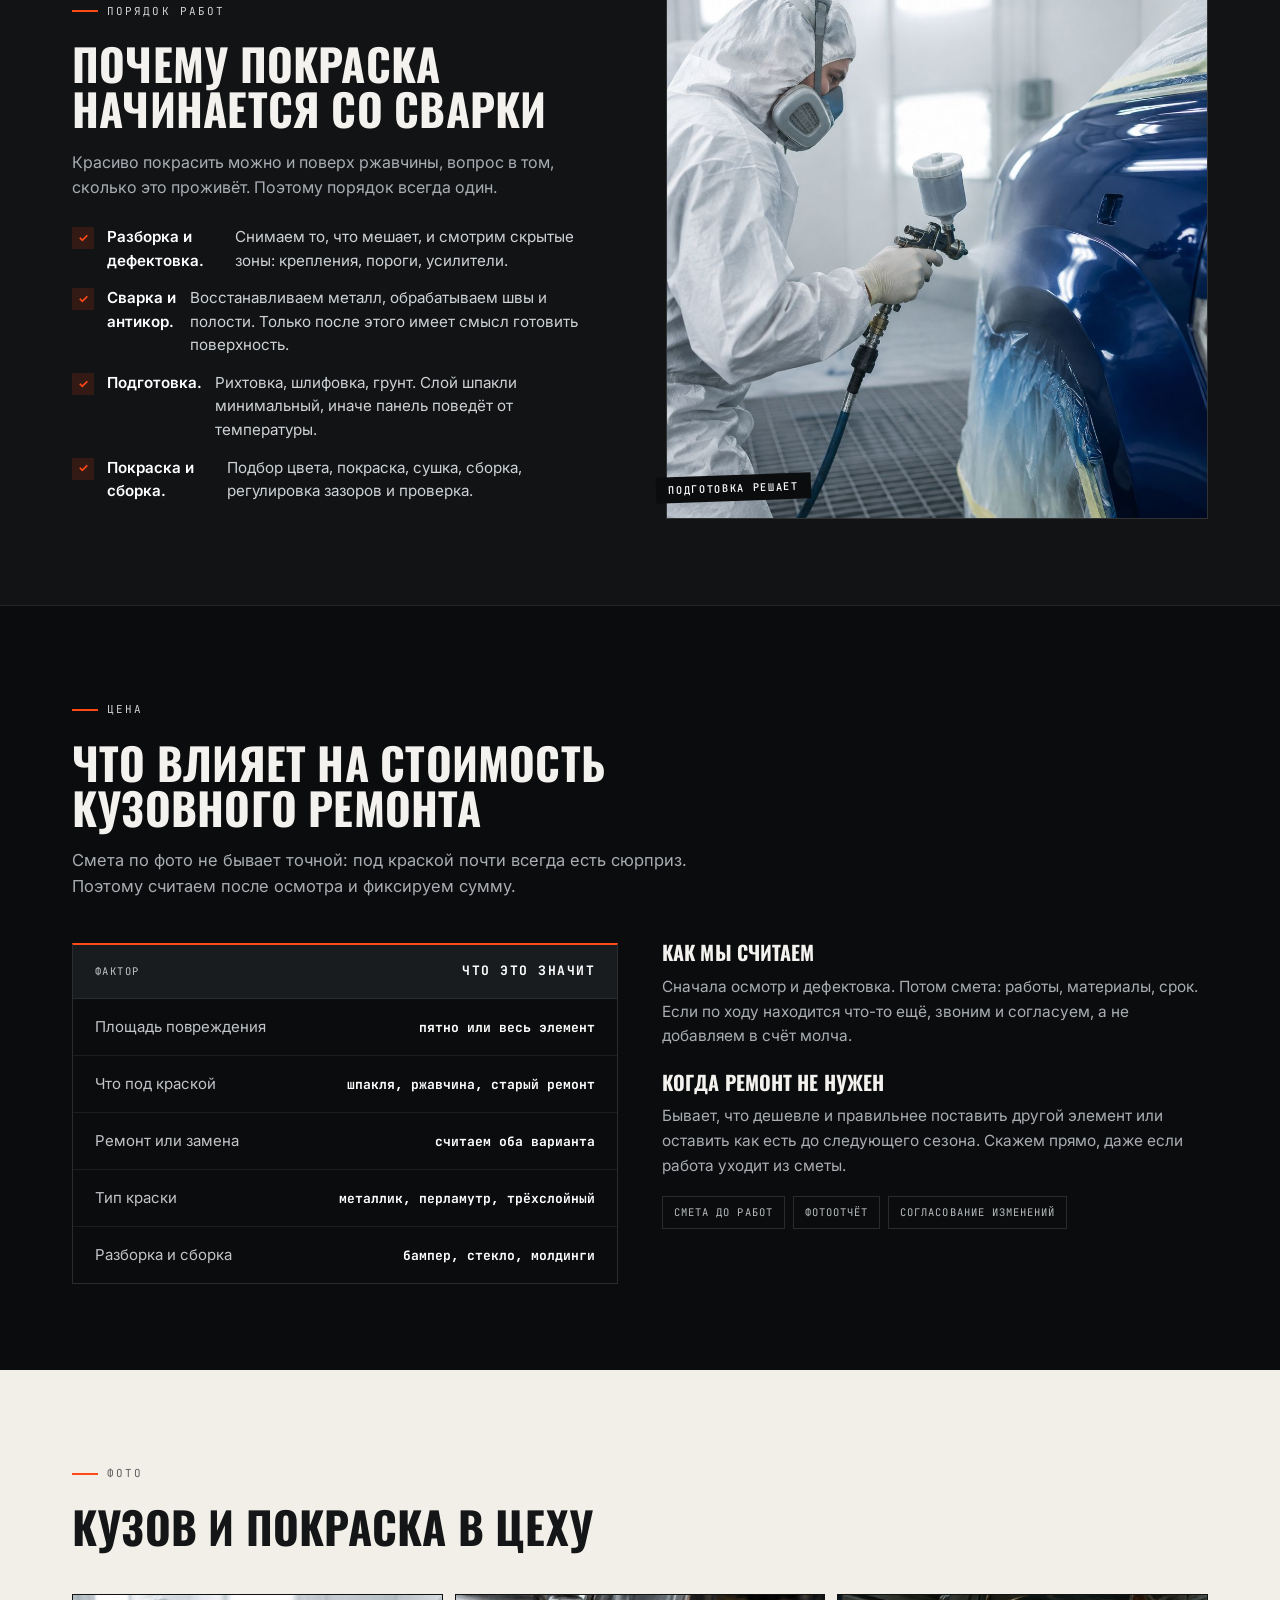
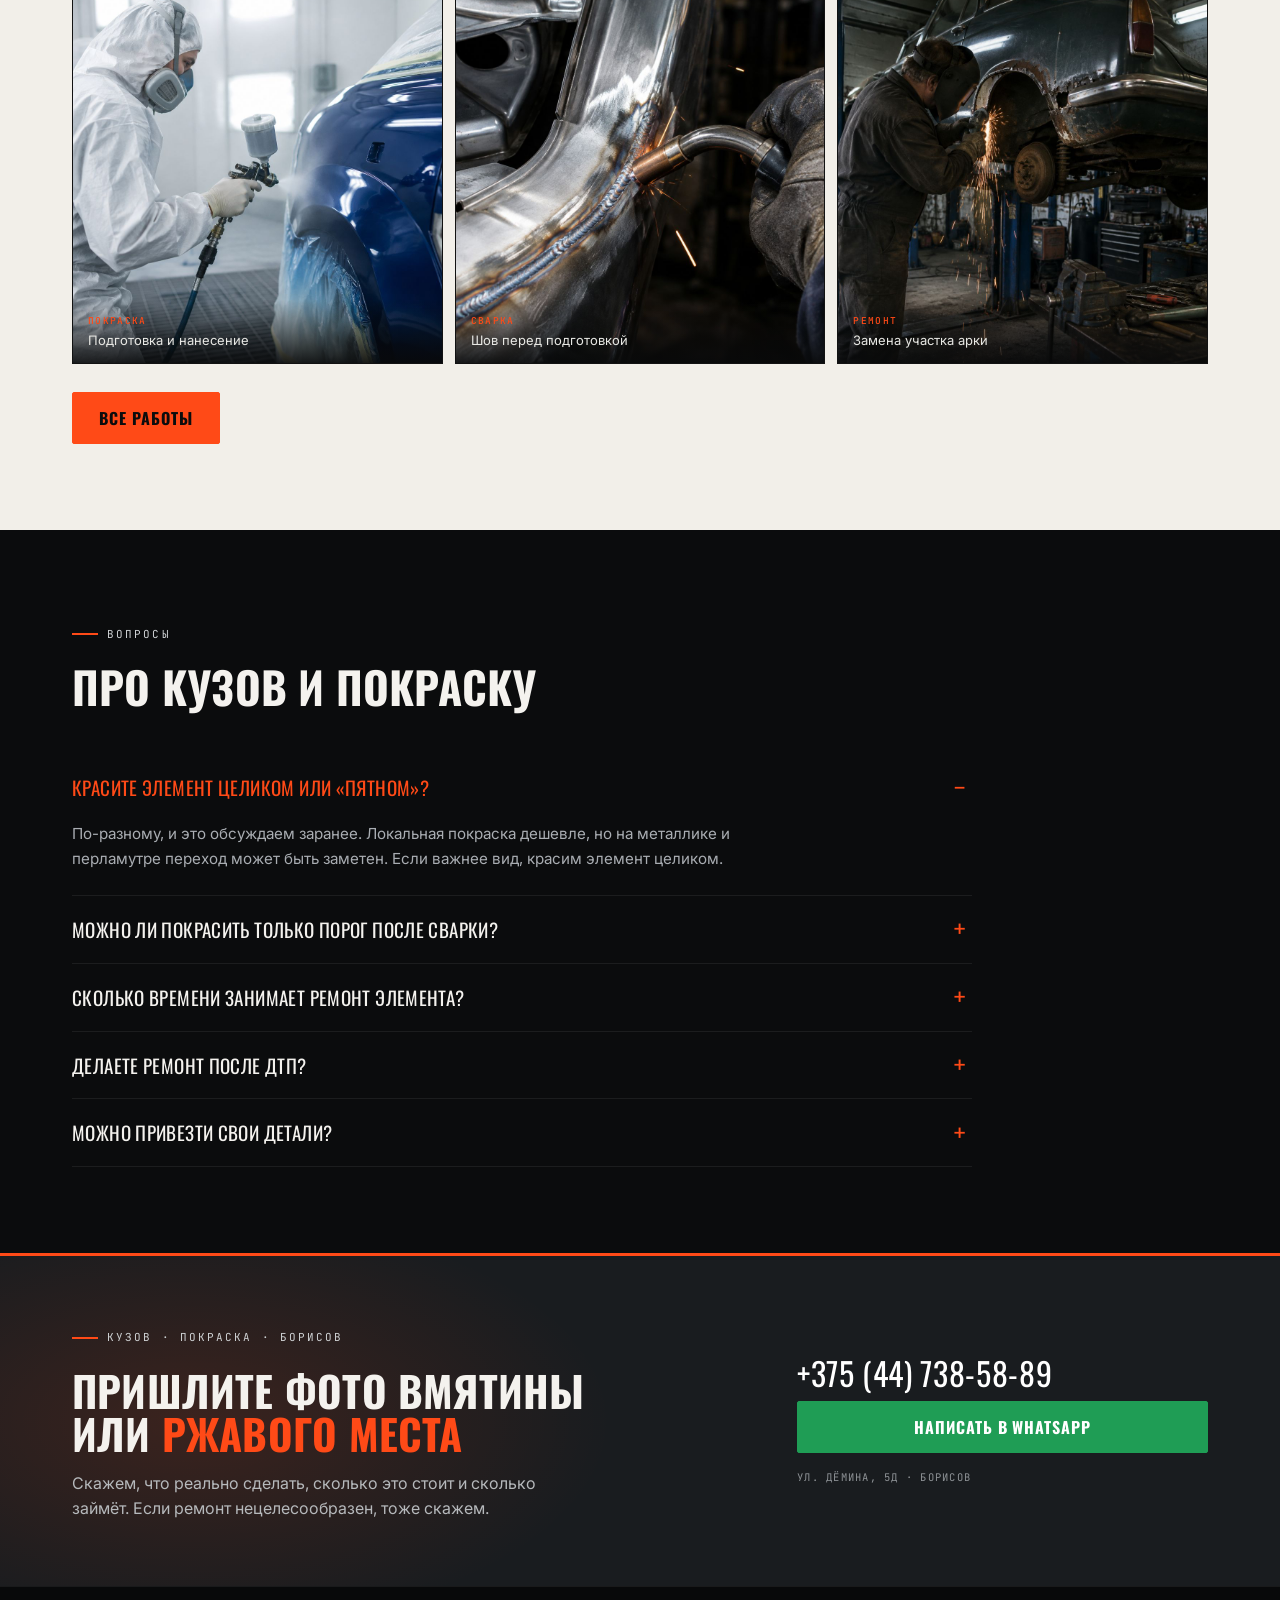
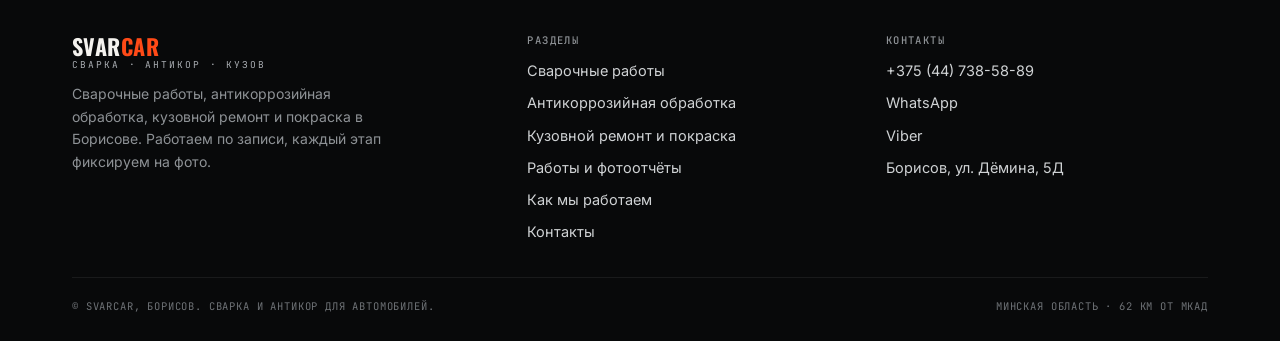
<file: kuzov.html>
<!doctype html>
<html lang="ru">
<head>
<meta charset="utf-8">
<meta name="viewport" content="width=device-width, initial-scale=1">
<title>Кузовной ремонт и покраска в Борисове | SvarCar</title>
<meta name="description" content="Кузовной ремонт и покраска в Борисове: рихтовка, замена элементов, ремонт после ДТП, покраска после сварки, подгонка зазоров. Смета до работ, фотоотчёт. Тел. +375 (44) 738-58-89.">
<meta property="og:title" content="Кузовной ремонт и покраска в Борисове | SvarCar">
<meta property="og:type" content="website">
<meta name="theme-color" content="#0b0c0d">
<meta property="og:image" content="https://99sitefast-ai.github.io/svar-car-borisov/assets/img/hero-weld.jpg">
<meta property="og:url" content="https://99sitefast-ai.github.io/svar-car-borisov/kuzov.html">
<meta property="og:site_name" content="SvarCar, Борисов">
<meta name="twitter:card" content="summary_large_image">

<link rel="icon" href="assets/img/favicon.svg" type="image/svg+xml">
<link rel="preconnect" href="https://fonts.googleapis.com">
<link rel="preconnect" href="https://fonts.gstatic.com" crossorigin>
<link href="https://fonts.googleapis.com/css2?family=Oswald:wght@500;600;700&family=Inter:wght@400;500;600&family=JetBrains+Mono:wght@400;500&display=swap" rel="stylesheet">
<link rel="stylesheet" href="assets/css/style.css?v=4">
<noscript><style>.rv{opacity:1!important;transform:none!important}</style></noscript>
</head>
<body>

<header class="hdr">
  <div class="wrap hdr-in">
    <a class="logo" href="index.html">
      <b>Svar<span>Car</span></b>
      <small>сварка · антикор · кузов</small>
    </a>
    <nav class="nav" id="nav">
      <a href="svarka.html">Сварка</a>
      <a href="antikor.html">Антикор</a>
      <a href="kuzov.html" aria-current="page">Кузов и покраска</a>
      <a href="raboty.html">Работы</a>
      <a href="kak-rabotaem.html">Как работаем</a>
      <a href="kontakty.html">Контакты</a>
    </nav>
    <a class="hdr-phone" href="tel:+375447385889">+375 (44) 738-58-89</a>
    <button class="burger" id="burger" type="button" aria-label="Меню" aria-expanded="false" aria-controls="nav"><span></span></button>
  </div>
</header>

<section class="phero">
  <div class="wrap phero-in">
    <div>
      <div class="crumbs"><a href="index.html">Главная</a><span>/</span><span>Кузовной ремонт и покраска</span></div>
      <h1>Кузовной ремонт<br>и покраска:<br><em>от вмятины<br>до элемента</em></h1>
      <p class="slead">Рихтуем, меняем панели, варим и красим. Если проще заменить элемент, чем ремонтировать, скажем до начала работ. Без «потом посчитаем».</p>
      <div class="btn-row" style="margin-top:26px">
        <a class="btn" href="tel:+375447385889">Позвонить</a>
        <a class="btn btn--ghost" href="https://wa.me/375447385889?text=%D0%97%D0%B4%D1%80%D0%B0%D0%B2%D1%81%D1%82%D0%B2%D1%83%D0%B9%D1%82%D0%B5%21%20%D0%9D%D1%83%D0%B6%D0%B5%D0%BD%20%D0%BA%D1%83%D0%B7%D0%BE%D0%B2%D0%BD%D0%BE%D0%B9%20%D1%80%D0%B5%D0%BC%D0%BE%D0%BD%D1%82" target="_blank" rel="noopener">Фото в WhatsApp</a>
      </div>
    </div>
    <div class="phero-media">
      <img src="assets/img/paint.jpg" alt="Покраска кузовной панели автомобиля в Борисове" width="1024" height="1024">
    </div>
  </div>
</section>

<div class="mq"><div class="mq-track">
  <span>Рихтовка</span><span>Замена элементов</span><span>После ДТП</span><span>Покраска</span><span>Зазоры</span><span>Подготовка</span><span>Сварка + покраска</span><span>Борисов</span>
  <span>Рихтовка</span><span>Замена элементов</span><span>После ДТП</span><span>Покраска</span><span>Зазоры</span><span>Подготовка</span><span>Сварка + покраска</span><span>Борисов</span>
</div></div>

<section class="sec">
  <div class="wrap">
    <div class="sec-head rv">
      <span class="kick">Что делаем</span>
      <h2 class="stitle">Кузовные работы</h2>
      <p class="slead">Одна зона или комплекс: сварка, антикор и покраска в одном месте, без перегонов между сервисами.</p>
    </div>
    <div class="g3 rv">
      <div class="pain">
        <span class="pain-n">01</span>
        <h3>Рихтовка вмятин</h3>
        <p>Вмятины на двери, крыле, капоте. Выправляем геометрию панели, а не заливаем всё шпаклей: слой должен быть минимальным.</p>
      </div>
      <div class="pain">
        <span class="pain-n">02</span>
        <h3>Замена элементов</h3>
        <p>Порог, арка, часть панели. Вырезаем повреждённое, ставим ремонтную вставку или элемент, обрабатываем швы и стыки.</p>
      </div>
      <div class="pain">
        <span class="pain-n">03</span>
        <h3>Ремонт после ДТП</h3>
        <p>Смотрим, что повело: геометрия, зазоры, крепления. Считаем два варианта, ремонт или замена, и показываем разницу по деньгам.</p>
      </div>
      <div class="pain">
        <span class="pain-n">04</span>
        <h3>Покраска элемента</h3>
        <p>Подготовка, грунт, подбор цвета, покраска. Красим элемент целиком, а не «пятном», чтобы не искать переход на солнце.</p>
      </div>
      <div class="pain">
        <span class="pain-n">05</span>
        <h3>Покраска после сварки</h3>
        <p>Сначала антикор шва и полости, потом покраска. В обратном порядке смысла нет: под краской снова начнётся коррозия.</p>
      </div>
      <div class="pain">
        <span class="pain-n">06</span>
        <h3>Подгонка зазоров</h3>
        <p>Двери, капот, багажник: ровные зазоры и работающие замки. Это то, по чему сразу видно, делали машину «на скорую руку» или нет.</p>
      </div>
    </div>
  </div>
</section>

<section class="sec sec--steel">
  <div class="wrap split split--rev">
    <div class="split-media rv">
      <img src="assets/img/paint.jpg" alt="Подготовка и покраска кузовной панели" loading="lazy" width="1024" height="1024">
      <div class="tape"><b>подготовка решает</b></div>
    </div>
    <div class="split-txt rv">
      <span class="kick">Порядок работ</span>
      <h2 class="stitle">Почему покраска<br>начинается со сварки</h2>
      <p>Красиво покрасить можно и поверх ржавчины, вопрос в том, сколько это проживёт. Поэтому порядок всегда один.</p>
      <ul class="checks">
        <li><b>Разборка и дефектовка.</b> Снимаем то, что мешает, и смотрим скрытые зоны: крепления, пороги, усилители.</li>
        <li><b>Сварка и антикор.</b> Восстанавливаем металл, обрабатываем швы и полости. Только после этого имеет смысл готовить поверхность.</li>
        <li><b>Подготовка.</b> Рихтовка, шлифовка, грунт. Слой шпакли минимальный, иначе панель поведёт от температуры.</li>
        <li><b>Покраска и сборка.</b> Подбор цвета, покраска, сушка, сборка, регулировка зазоров и проверка.</li>
      </ul>
    </div>
  </div>
</section>

<section class="sec">
  <div class="wrap">
    <div class="sec-head rv">
      <span class="kick">Цена</span>
      <h2 class="stitle">Что влияет на стоимость<br>кузовного ремонта</h2>
      <p class="slead">Смета по фото не бывает точной: под краской почти всегда есть сюрприз. Поэтому считаем после осмотра и фиксируем сумму.</p>
    </div>
    <div class="cols-2 rv">
      <div class="ptable">
        <div class="ptable-row ptable-head"><span>Фактор</span><b>Что это значит</b></div>
        <div class="ptable-row"><span>Площадь повреждения</span><b>пятно или весь элемент</b></div>
        <div class="ptable-row"><span>Что под краской</span><b>шпакля, ржавчина, старый ремонт</b></div>
        <div class="ptable-row"><span>Ремонт или замена</span><b>считаем оба варианта</b></div>
        <div class="ptable-row"><span>Тип краски</span><b>металлик, перламутр, трёхслойный</b></div>
        <div class="ptable-row"><span>Разборка и сборка</span><b>бампер, стекло, молдинги</b></div>
      </div>
      <div class="block">
        <h3>Как мы считаем</h3>
        <p>Сначала осмотр и дефектовка. Потом смета: работы, материалы, срок. Если по ходу находится что-то ещё, звоним и согласуем, а не добавляем в счёт молча.</p>
        <h3 style="margin-top:24px">Когда ремонт не нужен</h3>
        <p>Бывает, что дешевле и правильнее поставить другой элемент или оставить как есть до следующего сезона. Скажем прямо, даже если работа уходит из сметы.</p>
        <div class="tags">
          <span>Смета до работ</span><span>Фотоотчёт</span><span>Согласование изменений</span>
        </div>
      </div>
    </div>
  </div>
</section>

<section class="sec sec--paper">
  <div class="wrap">
    <div class="sec-head rv">
      <span class="kick">Фото</span>
      <h2 class="stitle">Кузов и покраска в цеху</h2>
    </div>
    <div class="gal rv" style="grid-template-columns:repeat(3,1fr)">
      <figure>
        <img src="assets/img/paint.jpg" alt="Покраска панели автомобиля" loading="lazy" width="1024" height="1024">
        <figcaption><b>Покраска</b>Подготовка и нанесение</figcaption>
      </figure>
      <figure>
        <img src="assets/img/seam.jpg" alt="Сварной шов перед покраской" loading="lazy" width="1024" height="1024">
        <figcaption><b>Сварка</b>Шов перед подготовкой</figcaption>
      </figure>
      <figure>
        <img src="assets/img/arch-cut.jpg" alt="Ремонт арки автомобиля" loading="lazy" width="1024" height="1024">
        <figcaption><b>Ремонт</b>Замена участка арки</figcaption>
      </figure>
    </div>
    <div class="btn-row" style="margin-top:28px">
      <a class="btn" href="raboty.html">Все работы</a>
    </div>
  </div>
</section>

<section class="sec">
  <div class="wrap">
    <div class="sec-head rv">
      <span class="kick">Вопросы</span>
      <h2 class="stitle">Про кузов и покраску</h2>
    </div>
    <div class="faq rv">
      <details open>
        <summary>Красите элемент целиком или «пятном»?</summary>
        <div class="ans">По-разному, и это обсуждаем заранее. Локальная покраска дешевле, но на металлике и перламутре переход может быть заметен. Если важнее вид, красим элемент целиком.</div>
      </details>
      <details>
        <summary>Можно ли покрасить только порог после сварки?</summary>
        <div class="ans">Можно. Но сначала шов и полость получают антикор, потом подготовка и покраска. Если красить сразу, под покрытием останется незащищённый металл.</div>
      </details>
      <details>
        <summary>Сколько времени занимает ремонт элемента?</summary>
        <div class="ans">Зависит от объёма: вмятина без покраски и элемент с рихтовкой, грунтом и покраской это разные сроки. Точный называем после осмотра, вместе со сметой.</div>
      </details>
      <details>
        <summary>Делаете ремонт после ДТП?</summary>
        <div class="ans">Да. Смотрим геометрию, крепления и зазоры, предлагаем варианты по деньгам: ремонт повреждённого или замена элемента. Решение всегда за вами.</div>
      </details>
      <details>
        <summary>Можно привезти свои детали?</summary>
        <div class="ans">Можно. Проверим деталь до разборки машины: геометрия, крепления, качество. Если деталь не подходит, лучше узнать это сразу, а не после снятия старой панели.</div>
      </details>
    </div>
  </div>
</section>

<section class="cta">
  <div class="wrap cta-in">
    <div class="rv">
      <span class="kick">Кузов · покраска · Борисов</span>
      <h2>Пришлите фото вмятины<br>или <em>ржавого места</em></h2>
      <p>Скажем, что реально сделать, сколько это стоит и сколько займёт. Если ремонт нецелесообразен, тоже скажем.</p>
    </div>
    <div class="cta-side rv">
      <a class="cta-phone" href="tel:+375447385889">+375 (44) 738-58-89</a>
      <a class="btn btn--wa" href="https://wa.me/375447385889?text=%D0%97%D0%B4%D1%80%D0%B0%D0%B2%D1%81%D1%82%D0%B2%D1%83%D0%B9%D1%82%D0%B5%21%20%D0%9D%D1%83%D0%B6%D0%B5%D0%BD%20%D0%BA%D1%83%D0%B7%D0%BE%D0%B2%D0%BD%D0%BE%D0%B9%20%D1%80%D0%B5%D0%BC%D0%BE%D0%BD%D1%82" target="_blank" rel="noopener">Написать в WhatsApp</a>
      <span class="cta-note">ул. Дёмина, 5Д · Борисов</span>
    </div>
  </div>
</section>

<footer class="ftr">
  <div class="wrap">
    <div class="ftr-in">
      <div>
        <a class="logo" href="index.html">
          <b>Svar<span>Car</span></b>
          <small>сварка · антикор · кузов</small>
        </a>
        <p>Сварочные работы, антикоррозийная обработка, кузовной ремонт и покраска в Борисове. Работаем по записи, каждый этап фиксируем на фото.</p>
      </div>
      <div>
        <h4>Разделы</h4>
        <div class="ftr-links">
          <a href="svarka.html">Сварочные работы</a>
          <a href="antikor.html">Антикоррозийная обработка</a>
          <a href="kuzov.html">Кузовной ремонт и покраска</a>
          <a href="raboty.html">Работы и фотоотчёты</a>
          <a href="kak-rabotaem.html">Как мы работаем</a>
          <a href="kontakty.html">Контакты</a>
        </div>
      </div>
      <div>
        <h4>Контакты</h4>
        <div class="ftr-links">
          <a href="tel:+375447385889">+375 (44) 738-58-89</a>
          <a href="https://wa.me/375447385889" target="_blank" rel="noopener">WhatsApp</a>
          <a href="viber://chat?number=%2B375447385889">Viber</a>
          <a href="https://yandex.by/maps/?text=%D0%91%D0%BE%D1%80%D0%B8%D1%81%D0%BE%D0%B2%2C%20%D1%83%D0%BB%D0%B8%D1%86%D0%B0%20%D0%94%D1%91%D0%BC%D0%B8%D0%BD%D0%B0%2C%205%D0%94" target="_blank" rel="noopener">Борисов, ул. Дёмина, 5Д</a>
        </div>
      </div>
    </div>
    <div class="ftr-bot">
      <span>© SvarCar, Борисов. Сварка и антикор для автомобилей.</span>
      <span>Минская область · 62 км от МКАД</span>
    </div>
  </div>
</footer>

<div class="mbar">
  <a class="btn" href="tel:+375447385889">Позвонить</a>
  <a class="btn btn--wa" href="https://wa.me/375447385889" target="_blank" rel="noopener">WhatsApp</a>
</div>

<script src="assets/js/app.js" defer></script>
</body>
</html>
</file>
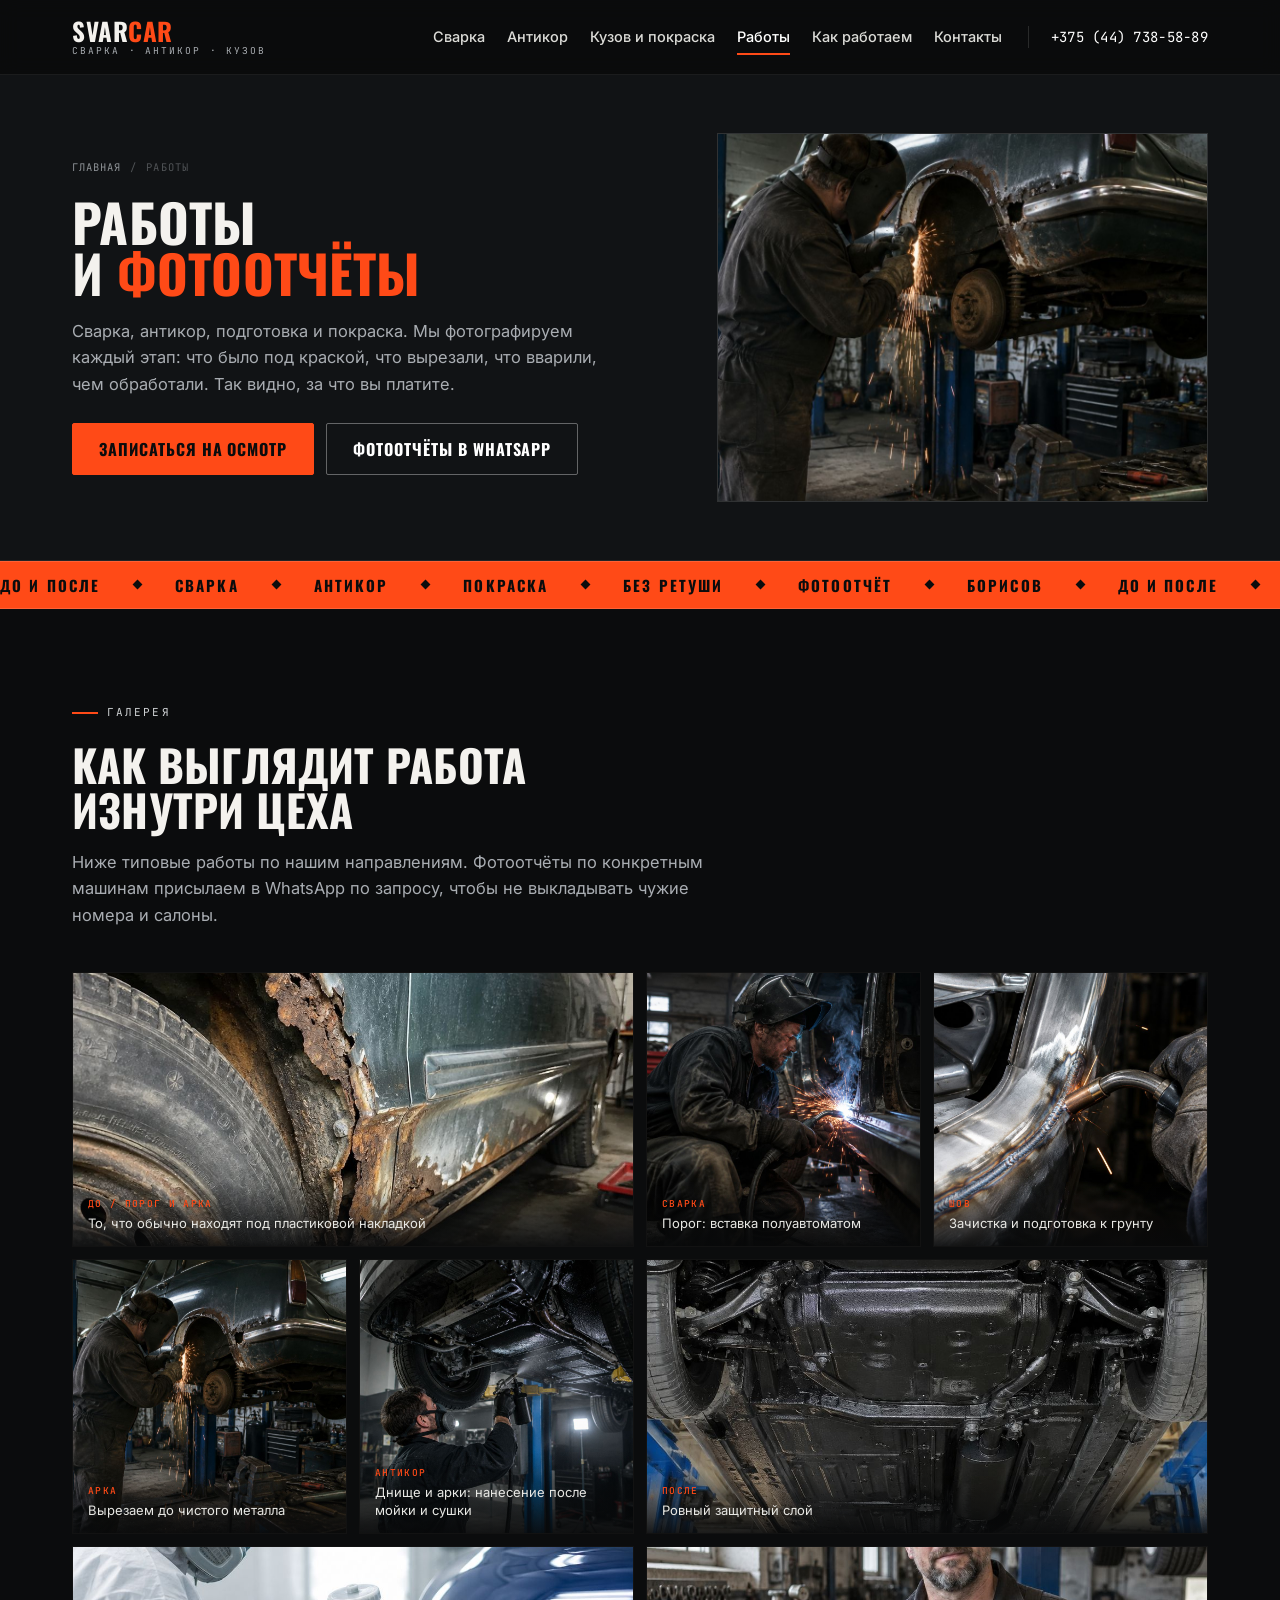
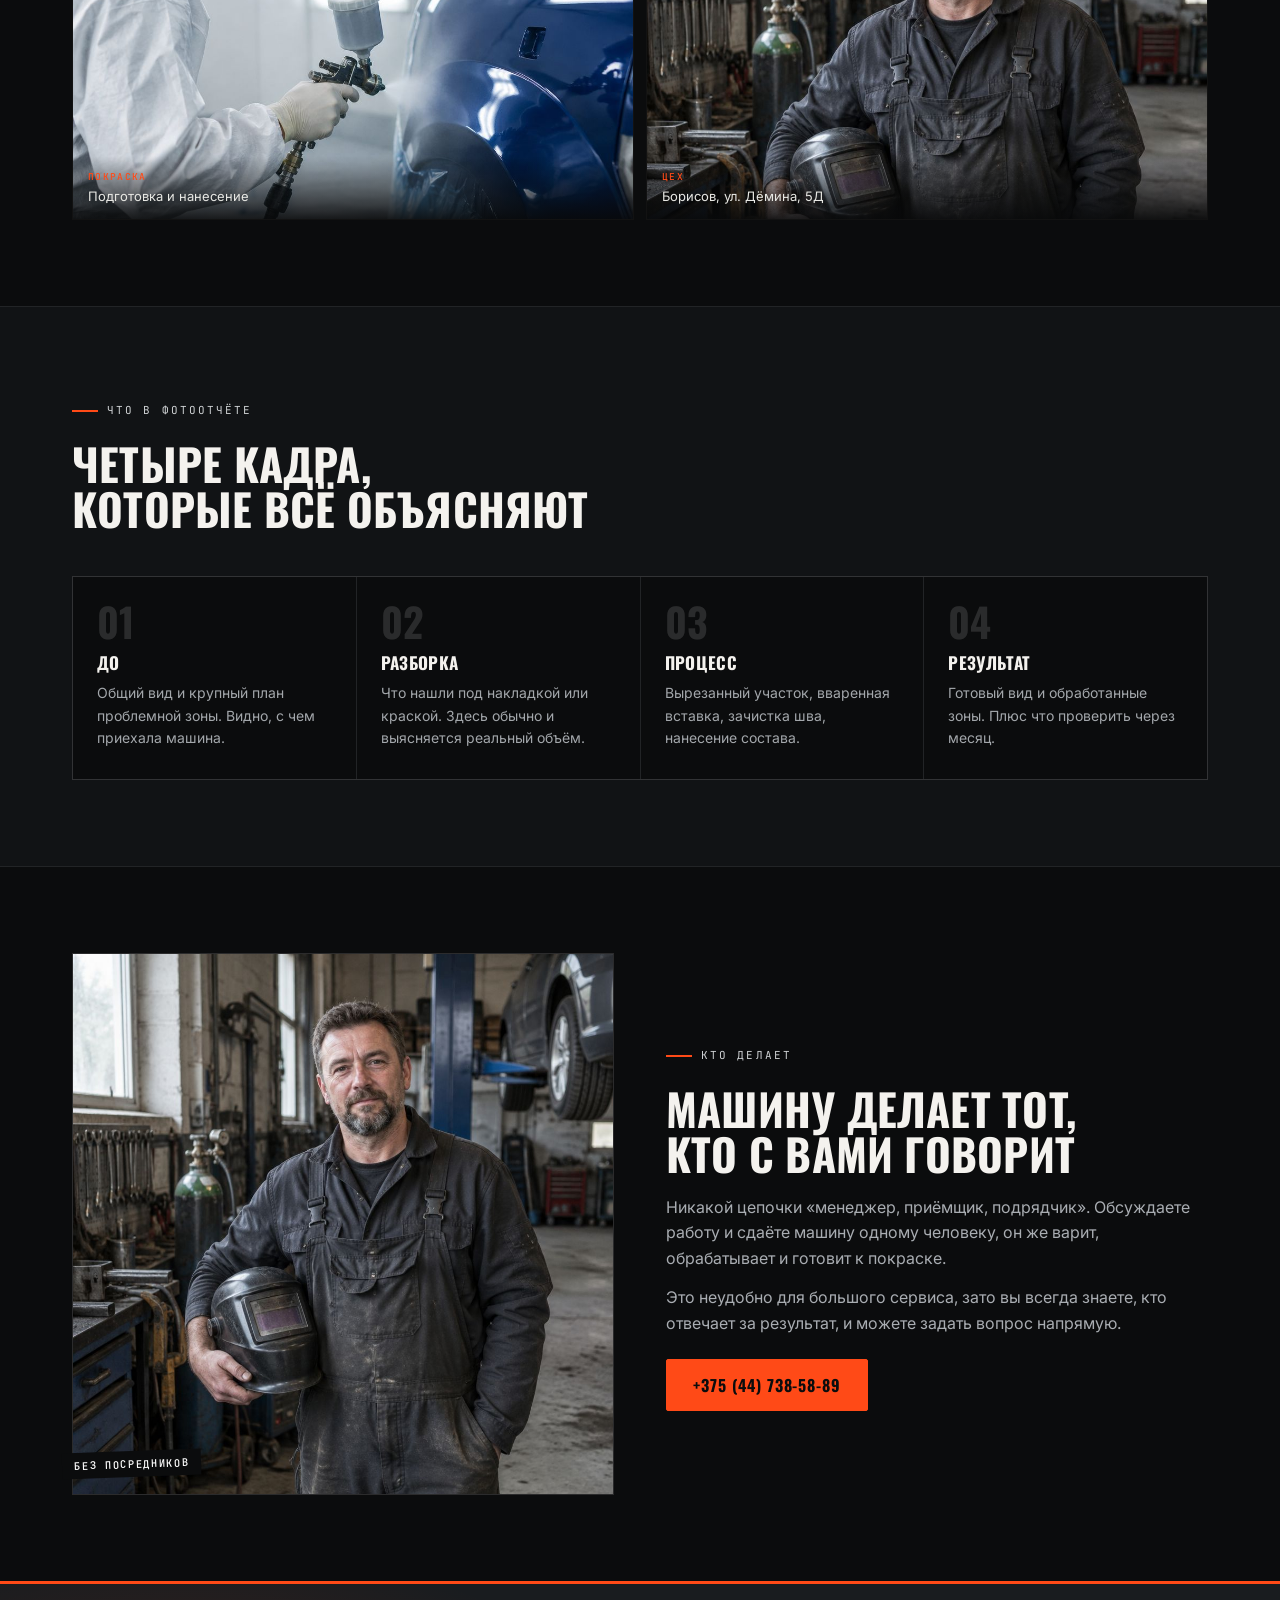
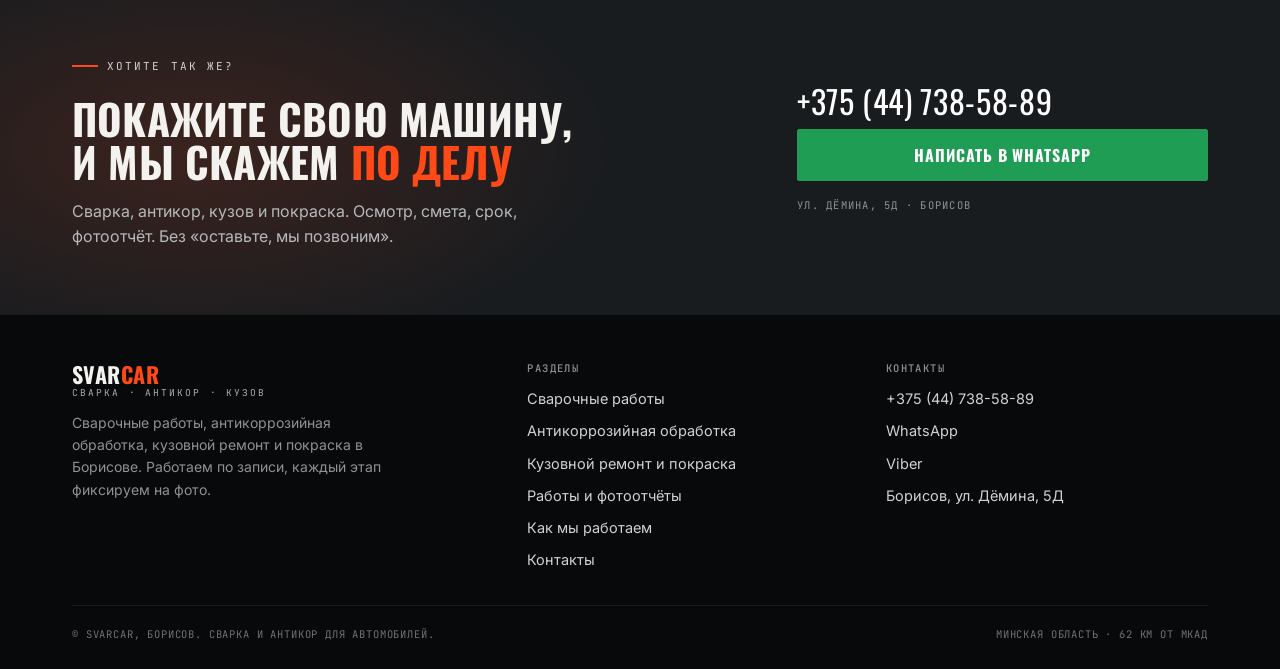
<file: raboty.html>
<!doctype html>
<html lang="ru">
<head>
<meta charset="utf-8">
<meta name="viewport" content="width=device-width, initial-scale=1">
<title>Работы и фотоотчёты: сварка, антикор, кузов | SvarCar Борисов</title>
<meta name="description" content="Фотографии работ SvarCar: сварка порогов и арок, антикоррозийная обработка днища, подготовка и покраска кузова. Фотоотчёт по каждой машине. Борисов, ул. Дёмина, 5Д.">
<meta property="og:title" content="Работы и фотоотчёты | SvarCar Борисов">
<meta property="og:type" content="website">
<meta name="theme-color" content="#0b0c0d">
<meta property="og:image" content="https://99sitefast-ai.github.io/svar-car-borisov/assets/img/hero-weld.jpg">
<meta property="og:url" content="https://99sitefast-ai.github.io/svar-car-borisov/raboty.html">
<meta property="og:site_name" content="SvarCar, Борисов">
<meta name="twitter:card" content="summary_large_image">

<link rel="icon" href="assets/img/favicon.svg" type="image/svg+xml">
<link rel="preconnect" href="https://fonts.googleapis.com">
<link rel="preconnect" href="https://fonts.gstatic.com" crossorigin>
<link href="https://fonts.googleapis.com/css2?family=Oswald:wght@500;600;700&family=Inter:wght@400;500;600&family=JetBrains+Mono:wght@400;500&display=swap" rel="stylesheet">
<link rel="stylesheet" href="assets/css/style.css?v=4">
<noscript><style>.rv{opacity:1!important;transform:none!important}</style></noscript>
</head>
<body>

<header class="hdr">
  <div class="wrap hdr-in">
    <a class="logo" href="index.html">
      <b>Svar<span>Car</span></b>
      <small>сварка · антикор · кузов</small>
    </a>
    <nav class="nav" id="nav">
      <a href="svarka.html">Сварка</a>
      <a href="antikor.html">Антикор</a>
      <a href="kuzov.html">Кузов и покраска</a>
      <a href="raboty.html" aria-current="page">Работы</a>
      <a href="kak-rabotaem.html">Как работаем</a>
      <a href="kontakty.html">Контакты</a>
    </nav>
    <a class="hdr-phone" href="tel:+375447385889">+375 (44) 738-58-89</a>
    <button class="burger" id="burger" type="button" aria-label="Меню" aria-expanded="false" aria-controls="nav"><span></span></button>
  </div>
</header>

<section class="phero">
  <div class="wrap phero-in">
    <div>
      <div class="crumbs"><a href="index.html">Главная</a><span>/</span><span>Работы</span></div>
      <h1>Работы<br>и <em>фотоотчёты</em></h1>
      <p class="slead">Сварка, антикор, подготовка и покраска. Мы фотографируем каждый этап: что было под краской, что вырезали, что вварили, чем обработали. Так видно, за что вы платите.</p>
      <div class="btn-row" style="margin-top:26px">
        <a class="btn" href="tel:+375447385889">Записаться на осмотр</a>
        <a class="btn btn--ghost" href="https://wa.me/375447385889?text=%D0%97%D0%B4%D1%80%D0%B0%D0%B2%D1%81%D1%82%D0%B2%D1%83%D0%B9%D1%82%D0%B5%21%20%D0%A5%D0%BE%D1%87%D1%83%20%D0%BF%D0%BE%D1%81%D0%BC%D0%BE%D1%82%D1%80%D0%B5%D1%82%D1%8C%20%D1%84%D0%BE%D1%82%D0%BE%D0%BE%D1%82%D1%87%D1%91%D1%82%D1%8B" target="_blank" rel="noopener">Фотоотчёты в WhatsApp</a>
      </div>
    </div>
    <div class="phero-media">
      <img src="assets/img/arch-cut.jpg" alt="Ремонт арки автомобиля: вырезание ржавого металла" width="1024" height="1024">
    </div>
  </div>
</section>

<div class="mq"><div class="mq-track">
  <span>До и после</span><span>Сварка</span><span>Антикор</span><span>Покраска</span><span>Без ретуши</span><span>Фотоотчёт</span><span>Борисов</span>
  <span>До и после</span><span>Сварка</span><span>Антикор</span><span>Покраска</span><span>Без ретуши</span><span>Фотоотчёт</span><span>Борисов</span>
</div></div>

<section class="sec">
  <div class="wrap">
    <div class="sec-head rv">
      <span class="kick">Галерея</span>
      <h2 class="stitle">Как выглядит работа<br>изнутри цеха</h2>
      <p class="slead">Ниже типовые работы по нашим направлениям. Фотоотчёты по конкретным машинам присылаем в WhatsApp по запросу, чтобы не выкладывать чужие номера и салоны.</p>
    </div>
    <div class="gal rv">
      <figure class="wide">
        <img src="assets/img/rust.jpg" alt="Ржавый порог и арка автомобиля до ремонта" loading="lazy" width="1024" height="1024">
        <figcaption><b>До / порог и арка</b>То, что обычно находят под пластиковой накладкой</figcaption>
      </figure>
      <figure>
        <img src="assets/img/hero-weld.jpg" alt="Сварка порога полуавтоматом" loading="lazy" width="1024" height="1024">
        <figcaption><b>Сварка</b>Порог: вставка полуавтоматом</figcaption>
      </figure>
      <figure>
        <img src="assets/img/seam.jpg" alt="Сварной шов на кузовной панели" loading="lazy" width="1024" height="1024">
        <figcaption><b>Шов</b>Зачистка и подготовка к грунту</figcaption>
      </figure>
      <figure>
        <img src="assets/img/arch-cut.jpg" alt="Вырезание ржавого металла из арки" loading="lazy" width="1024" height="1024">
        <figcaption><b>Арка</b>Вырезаем до чистого металла</figcaption>
      </figure>
      <figure>
        <img src="assets/img/antikor.jpg" alt="Нанесение антикора на днище автомобиля" loading="lazy" width="1024" height="1024">
        <figcaption><b>Антикор</b>Днище и арки: нанесение после мойки и сушки</figcaption>
      </figure>
      <figure class="wide">
        <img src="assets/img/underbody.jpg" alt="Днище автомобиля после антикоррозийной обработки" loading="lazy" width="1024" height="1024">
        <figcaption><b>После</b>Ровный защитный слой</figcaption>
      </figure>
      <figure class="wide">
        <img src="assets/img/paint.jpg" alt="Покраска кузовной панели" loading="lazy" width="1024" height="1024">
        <figcaption><b>Покраска</b>Подготовка и нанесение</figcaption>
      </figure>
      <figure class="wide">
        <img src="assets/img/master.jpg" alt="Мастер SvarCar в цеху" loading="lazy" width="1024" height="1024">
        <figcaption><b>Цех</b>Борисов, ул. Дёмина, 5Д</figcaption>
      </figure>
    </div>
  </div>
</section>

<section class="sec sec--steel">
  <div class="wrap">
    <div class="sec-head rv">
      <span class="kick">Что в фотоотчёте</span>
      <h2 class="stitle">Четыре кадра,<br>которые всё объясняют</h2>
    </div>
    <div class="steps rv">
      <div class="step"><b>01</b><h3>До</h3><p>Общий вид и крупный план проблемной зоны. Видно, с чем приехала машина.</p></div>
      <div class="step"><b>02</b><h3>Разборка</h3><p>Что нашли под накладкой или краской. Здесь обычно и выясняется реальный объём.</p></div>
      <div class="step"><b>03</b><h3>Процесс</h3><p>Вырезанный участок, вваренная вставка, зачистка шва, нанесение состава.</p></div>
      <div class="step"><b>04</b><h3>Результат</h3><p>Готовый вид и обработанные зоны. Плюс что проверить через месяц.</p></div>
    </div>
  </div>
</section>

<section class="sec">
  <div class="wrap split">
    <div class="split-media rv">
      <img src="assets/img/master.jpg" alt="Мастер в цеху SvarCar, Борисов" loading="lazy" width="1024" height="1024">
      <div class="tape"><b>без посредников</b></div>
    </div>
    <div class="split-txt rv">
      <span class="kick">Кто делает</span>
      <h2 class="stitle">Машину делает тот,<br>кто с вами говорит</h2>
      <p>Никакой цепочки «менеджер, приёмщик, подрядчик». Обсуждаете работу и сдаёте машину одному человеку, он же варит, обрабатывает и готовит к покраске.</p>
      <p>Это неудобно для большого сервиса, зато вы всегда знаете, кто отвечает за результат, и можете задать вопрос напрямую.</p>
      <div class="btn-row" style="margin-top:22px">
        <a class="btn" href="tel:+375447385889">+375 (44) 738-58-89</a>
      </div>
    </div>
  </div>
</section>

<section class="cta">
  <div class="wrap cta-in">
    <div class="rv">
      <span class="kick">Хотите так же?</span>
      <h2>Покажите свою машину,<br>и мы скажем <em>по делу</em></h2>
      <p>Сварка, антикор, кузов и покраска. Осмотр, смета, срок, фотоотчёт. Без «оставьте, мы позвоним».</p>
    </div>
    <div class="cta-side rv">
      <a class="cta-phone" href="tel:+375447385889">+375 (44) 738-58-89</a>
      <a class="btn btn--wa" href="https://wa.me/375447385889?text=%D0%97%D0%B4%D1%80%D0%B0%D0%B2%D1%81%D1%82%D0%B2%D1%83%D0%B9%D1%82%D0%B5%21%20%D0%A5%D0%BE%D1%87%D1%83%20%D0%BE%D1%86%D0%B5%D0%BD%D0%B8%D1%82%D1%8C%20%D1%80%D0%B0%D0%B1%D0%BE%D1%82%D1%83" target="_blank" rel="noopener">Написать в WhatsApp</a>
      <span class="cta-note">ул. Дёмина, 5Д · Борисов</span>
    </div>
  </div>
</section>

<footer class="ftr">
  <div class="wrap">
    <div class="ftr-in">
      <div>
        <a class="logo" href="index.html">
          <b>Svar<span>Car</span></b>
          <small>сварка · антикор · кузов</small>
        </a>
        <p>Сварочные работы, антикоррозийная обработка, кузовной ремонт и покраска в Борисове. Работаем по записи, каждый этап фиксируем на фото.</p>
      </div>
      <div>
        <h4>Разделы</h4>
        <div class="ftr-links">
          <a href="svarka.html">Сварочные работы</a>
          <a href="antikor.html">Антикоррозийная обработка</a>
          <a href="kuzov.html">Кузовной ремонт и покраска</a>
          <a href="raboty.html">Работы и фотоотчёты</a>
          <a href="kak-rabotaem.html">Как мы работаем</a>
          <a href="kontakty.html">Контакты</a>
        </div>
      </div>
      <div>
        <h4>Контакты</h4>
        <div class="ftr-links">
          <a href="tel:+375447385889">+375 (44) 738-58-89</a>
          <a href="https://wa.me/375447385889" target="_blank" rel="noopener">WhatsApp</a>
          <a href="viber://chat?number=%2B375447385889">Viber</a>
          <a href="https://yandex.by/maps/?text=%D0%91%D0%BE%D1%80%D0%B8%D1%81%D0%BE%D0%B2%2C%20%D1%83%D0%BB%D0%B8%D1%86%D0%B0%20%D0%94%D1%91%D0%BC%D0%B8%D0%BD%D0%B0%2C%205%D0%94" target="_blank" rel="noopener">Борисов, ул. Дёмина, 5Д</a>
        </div>
      </div>
    </div>
    <div class="ftr-bot">
      <span>© SvarCar, Борисов. Сварка и антикор для автомобилей.</span>
      <span>Минская область · 62 км от МКАД</span>
    </div>
  </div>
</footer>

<div class="mbar">
  <a class="btn" href="tel:+375447385889">Позвонить</a>
  <a class="btn btn--wa" href="https://wa.me/375447385889" target="_blank" rel="noopener">WhatsApp</a>
</div>

<script src="assets/js/app.js" defer></script>
</body>
</html>
</file>
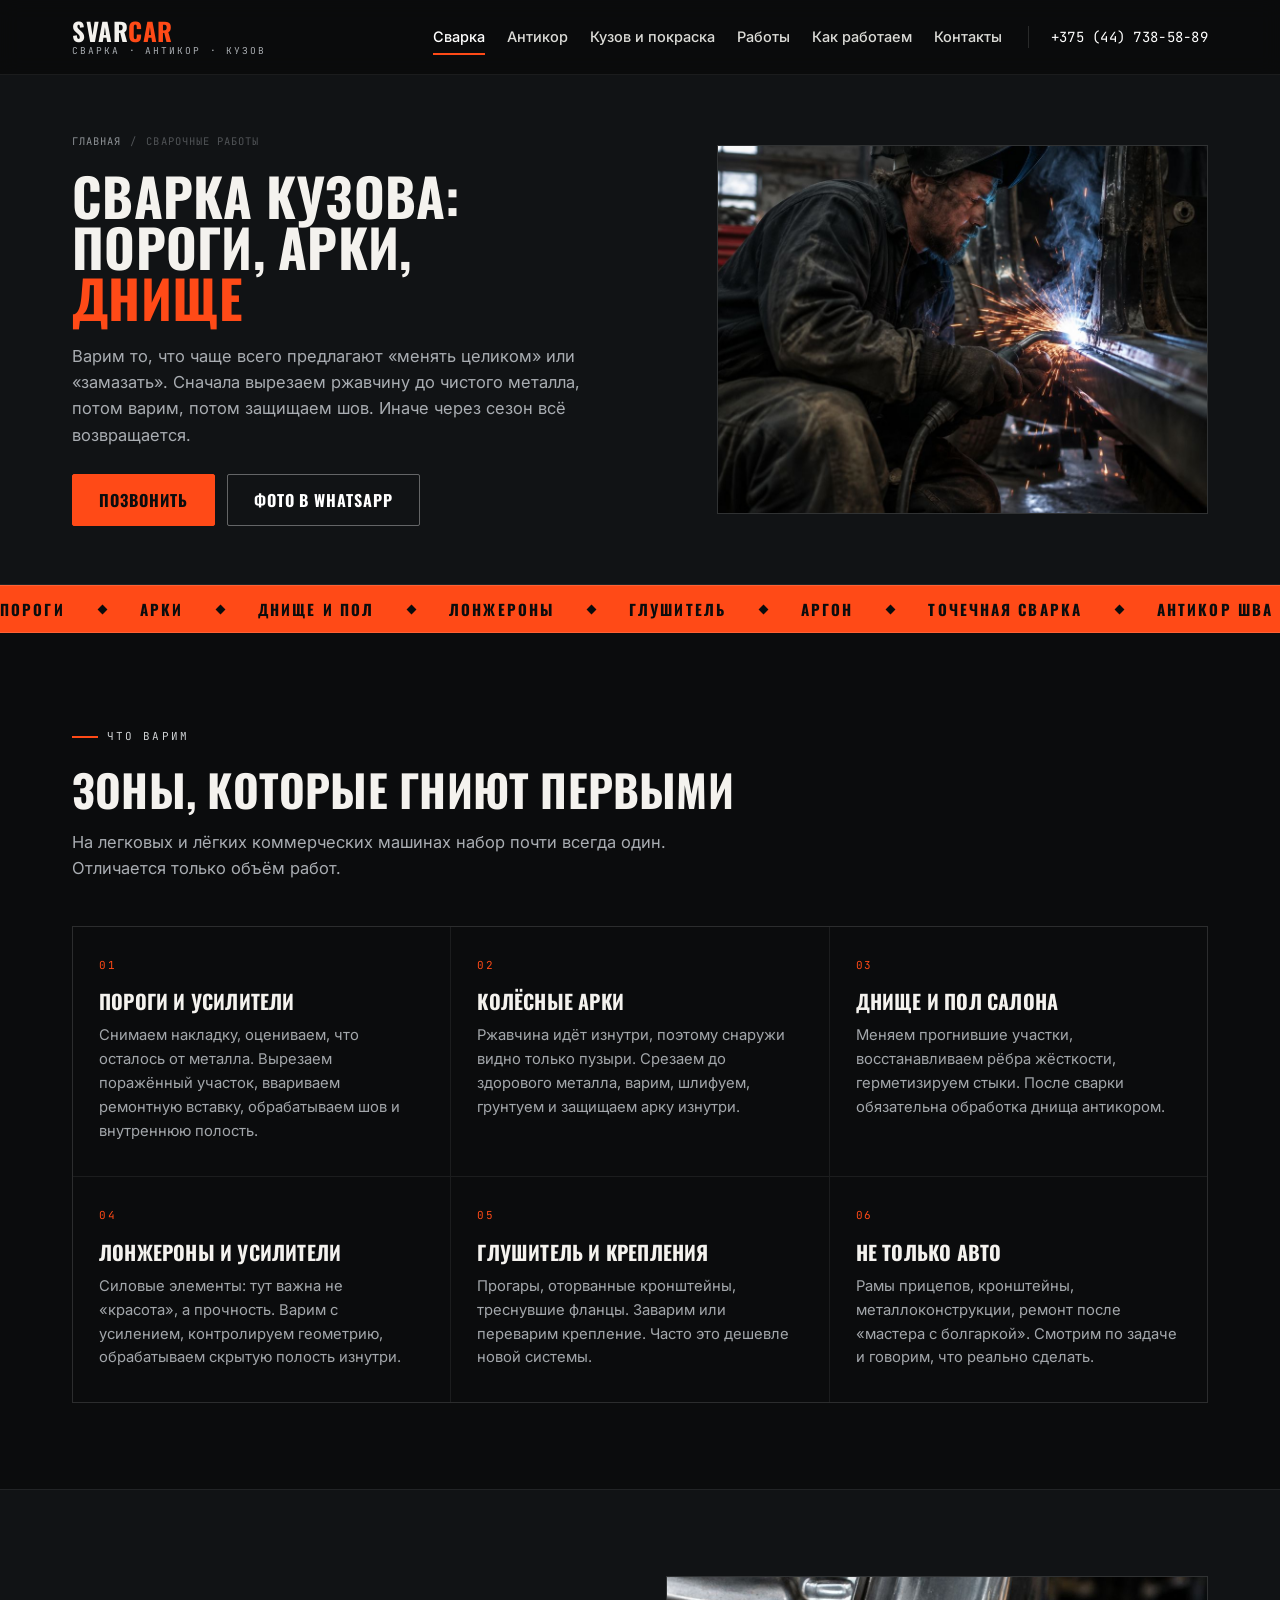
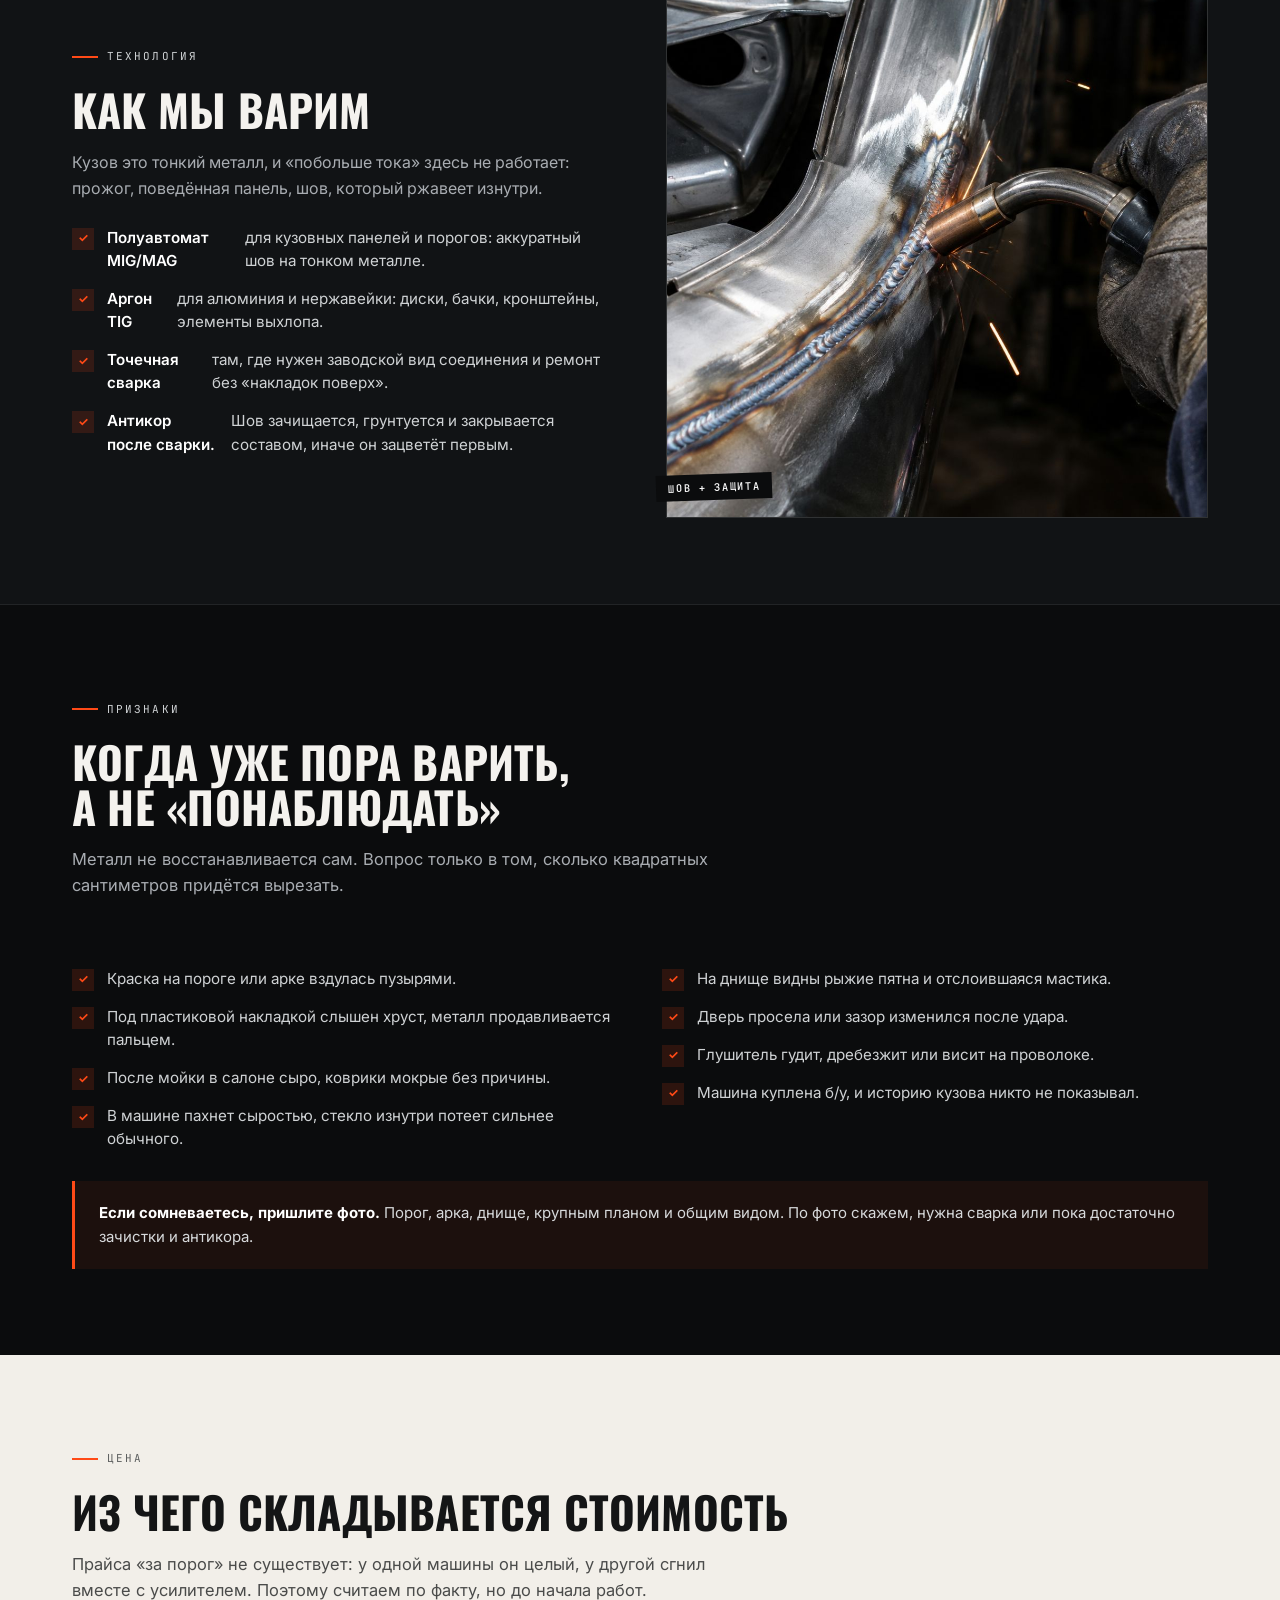
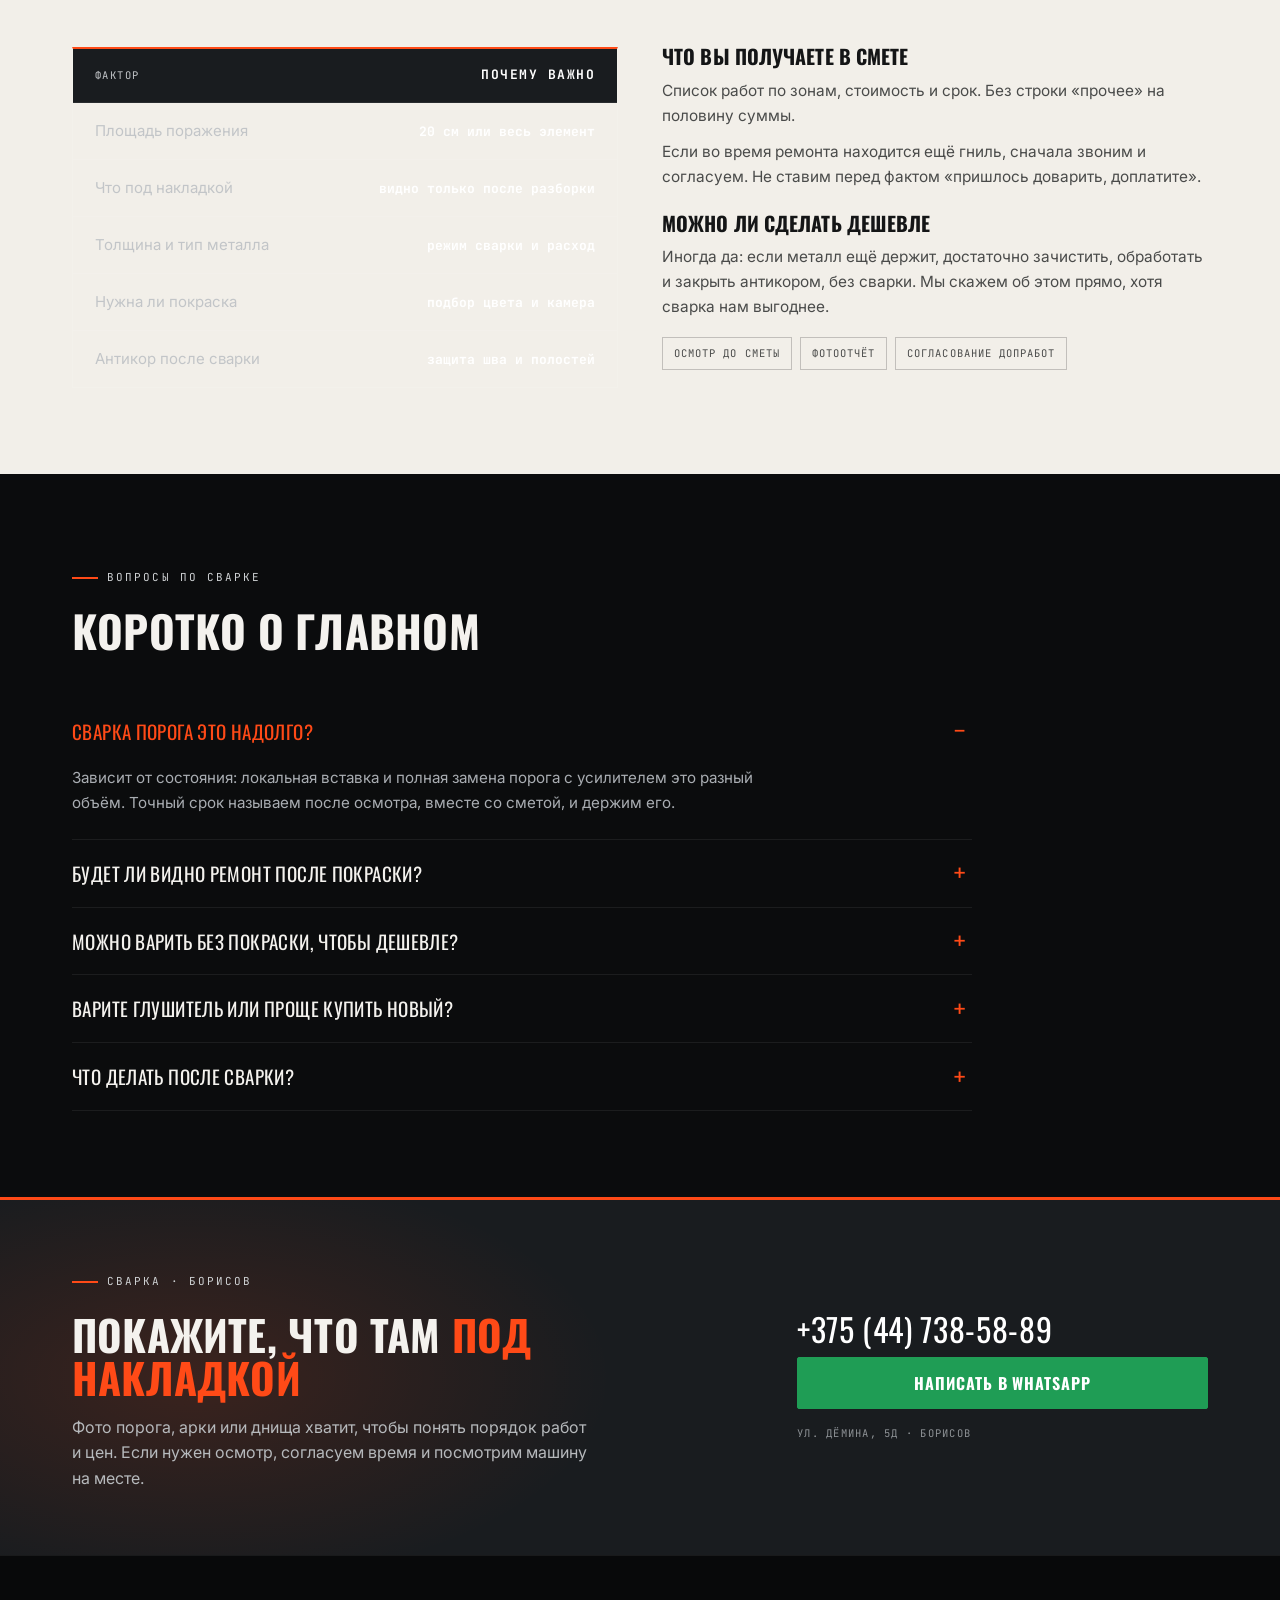
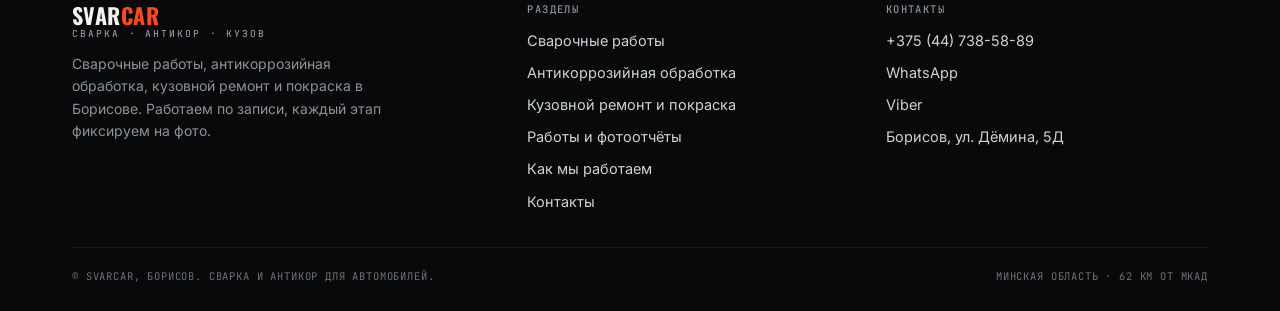
<file: svarka.html>
<!doctype html>
<html lang="ru">
<head>
<meta charset="utf-8">
<meta name="viewport" content="width=device-width, initial-scale=1">
<title>Сварочные работы в Борисове: пороги, арки, днище | SvarCar</title>
<meta name="description" content="Сварка кузова автомобиля в Борисове: пороги, арки, днище, пол, лонжероны, глушитель. Полуавтомат, аргон, точечная сварка. Вырезаем ржавчину, обрабатываем шов. Тел. +375 (44) 738-58-89.">
<meta property="og:title" content="Сварочные работы в Борисове: пороги, арки, днище | SvarCar">
<meta property="og:type" content="website">
<meta name="theme-color" content="#0b0c0d">
<meta property="og:image" content="https://99sitefast-ai.github.io/svar-car-borisov/assets/img/hero-weld.jpg">
<meta property="og:url" content="https://99sitefast-ai.github.io/svar-car-borisov/svarka.html">
<meta property="og:site_name" content="SvarCar, Борисов">
<meta name="twitter:card" content="summary_large_image">

<link rel="icon" href="assets/img/favicon.svg" type="image/svg+xml">
<link rel="preconnect" href="https://fonts.googleapis.com">
<link rel="preconnect" href="https://fonts.gstatic.com" crossorigin>
<link href="https://fonts.googleapis.com/css2?family=Oswald:wght@500;600;700&family=Inter:wght@400;500;600&family=JetBrains+Mono:wght@400;500&display=swap" rel="stylesheet">
<link rel="stylesheet" href="assets/css/style.css?v=4">
<noscript><style>.rv{opacity:1!important;transform:none!important}</style></noscript>
</head>
<body>

<header class="hdr">
  <div class="wrap hdr-in">
    <a class="logo" href="index.html">
      <b>Svar<span>Car</span></b>
      <small>сварка · антикор · кузов</small>
    </a>
    <nav class="nav" id="nav">
      <a href="svarka.html" aria-current="page">Сварка</a>
      <a href="antikor.html">Антикор</a>
      <a href="kuzov.html">Кузов и покраска</a>
      <a href="raboty.html">Работы</a>
      <a href="kak-rabotaem.html">Как работаем</a>
      <a href="kontakty.html">Контакты</a>
    </nav>
    <a class="hdr-phone" href="tel:+375447385889">+375 (44) 738-58-89</a>
    <button class="burger" id="burger" type="button" aria-label="Меню" aria-expanded="false" aria-controls="nav"><span></span></button>
  </div>
</header>

<section class="phero">
  <div class="wrap phero-in">
    <div>
      <div class="crumbs"><a href="index.html">Главная</a><span>/</span><span>Сварочные работы</span></div>
      <h1>Сварка кузова:<br>пороги, арки,<br><em>днище</em></h1>
      <p class="slead">Варим то, что чаще всего предлагают «менять целиком» или «замазать». Сначала вырезаем ржавчину до чистого металла, потом варим, потом защищаем шов. Иначе через сезон всё возвращается.</p>
      <div class="btn-row" style="margin-top:26px">
        <a class="btn" href="tel:+375447385889">Позвонить</a>
        <a class="btn btn--ghost" href="https://wa.me/375447385889?text=%D0%97%D0%B4%D1%80%D0%B0%D0%B2%D1%81%D1%82%D0%B2%D1%83%D0%B9%D1%82%D0%B5%21%20%D0%9D%D1%83%D0%B6%D0%BD%D0%B0%20%D1%81%D0%B2%D0%B0%D1%80%D0%BA%D0%B0" target="_blank" rel="noopener">Фото в WhatsApp</a>
      </div>
    </div>
    <div class="phero-media">
      <img src="assets/img/hero-weld.jpg" alt="Сварочные работы на кузове автомобиля в Борисове" width="1024" height="1024">
    </div>
  </div>
</section>

<div class="mq"><div class="mq-track">
  <span>Пороги</span><span>Арки</span><span>Днище и пол</span><span>Лонжероны</span><span>Глушитель</span><span>Аргон</span><span>Точечная сварка</span><span>Антикор шва</span>
  <span>Пороги</span><span>Арки</span><span>Днище и пол</span><span>Лонжероны</span><span>Глушитель</span><span>Аргон</span><span>Точечная сварка</span><span>Антикор шва</span>
</div></div>

<section class="sec">
  <div class="wrap">
    <div class="sec-head rv">
      <span class="kick">Что варим</span>
      <h2 class="stitle">Зоны, которые гниют первыми</h2>
      <p class="slead">На легковых и лёгких коммерческих машинах набор почти всегда один. Отличается только объём работ.</p>
    </div>
    <div class="g3 rv">
      <div class="pain">
        <span class="pain-n">01</span>
        <h3>Пороги и усилители</h3>
        <p>Снимаем накладку, оцениваем, что осталось от металла. Вырезаем поражённый участок, ввариваем ремонтную вставку, обрабатываем шов и внутреннюю полость.</p>
      </div>
      <div class="pain">
        <span class="pain-n">02</span>
        <h3>Колёсные арки</h3>
        <p>Ржавчина идёт изнутри, поэтому снаружи видно только пузыри. Срезаем до здорового металла, варим, шлифуем, грунтуем и защищаем арку изнутри.</p>
      </div>
      <div class="pain">
        <span class="pain-n">03</span>
        <h3>Днище и пол салона</h3>
        <p>Меняем прогнившие участки, восстанавливаем рёбра жёсткости, герметизируем стыки. После сварки обязательна обработка днища антикором.</p>
      </div>
      <div class="pain">
        <span class="pain-n">04</span>
        <h3>Лонжероны и усилители</h3>
        <p>Силовые элементы: тут важна не «красота», а прочность. Варим с усилением, контролируем геометрию, обрабатываем скрытую полость изнутри.</p>
      </div>
      <div class="pain">
        <span class="pain-n">05</span>
        <h3>Глушитель и крепления</h3>
        <p>Прогары, оторванные кронштейны, треснувшие фланцы. Заварим или переварим крепление. Часто это дешевле новой системы.</p>
      </div>
      <div class="pain">
        <span class="pain-n">06</span>
        <h3>Не только авто</h3>
        <p>Рамы прицепов, кронштейны, металлоконструкции, ремонт после «мастера с болгаркой». Смотрим по задаче и говорим, что реально сделать.</p>
      </div>
    </div>
  </div>
</section>

<section class="sec sec--steel">
  <div class="wrap split split--rev">
    <div class="split-media rv">
      <img src="assets/img/seam.jpg" alt="Сварной шов полуавтоматом на кузовной панели" loading="lazy" width="1024" height="1024">
      <div class="tape"><b>шов + защита</b></div>
    </div>
    <div class="split-txt rv">
      <span class="kick">Технология</span>
      <h2 class="stitle">Как мы варим</h2>
      <p>Кузов это тонкий металл, и «побольше тока» здесь не работает: прожог, поведённая панель, шов, который ржавеет изнутри.</p>
      <ul class="checks">
        <li><b>Полуавтомат MIG/MAG</b> для кузовных панелей и порогов: аккуратный шов на тонком металле.</li>
        <li><b>Аргон TIG</b> для алюминия и нержавейки: диски, бачки, кронштейны, элементы выхлопа.</li>
        <li><b>Точечная сварка</b> там, где нужен заводской вид соединения и ремонт без «накладок поверх».</li>
        <li><b>Антикор после сварки.</b> Шов зачищается, грунтуется и закрывается составом, иначе он зацветёт первым.</li>
      </ul>
    </div>
  </div>
</section>

<section class="sec">
  <div class="wrap">
    <div class="sec-head rv">
      <span class="kick">Признаки</span>
      <h2 class="stitle">Когда уже пора варить,<br>а не «понаблюдать»</h2>
      <p class="slead">Металл не восстанавливается сам. Вопрос только в том, сколько квадратных сантиметров придётся вырезать.</p>
    </div>
    <div class="cols-2 rv">
      <div class="block">
        <ul class="checks">
          <li>Краска на пороге или арке вздулась пузырями.</li>
          <li>Под пластиковой накладкой слышен хруст, металл продавливается пальцем.</li>
          <li>После мойки в салоне сыро, коврики мокрые без причины.</li>
          <li>В машине пахнет сыростью, стекло изнутри потеет сильнее обычного.</li>
        </ul>
      </div>
      <div class="block">
        <ul class="checks">
          <li>На днище видны рыжие пятна и отслоившаяся мастика.</li>
          <li>Дверь просела или зазор изменился после удара.</li>
          <li>Глушитель гудит, дребезжит или висит на проволоке.</li>
          <li>Машина куплена б/у, и историю кузова никто не показывал.</li>
        </ul>
      </div>
    </div>
    <div class="note rv" style="margin-top:30px">
      <b>Если сомневаетесь, пришлите фото.</b> Порог, арка, днище, крупным планом и общим видом. По фото скажем, нужна сварка или пока достаточно зачистки и антикора.
    </div>
  </div>
</section>

<section class="sec sec--paper">
  <div class="wrap">
    <div class="sec-head rv">
      <span class="kick">Цена</span>
      <h2 class="stitle">Из чего складывается стоимость</h2>
      <p class="slead">Прайса «за порог» не существует: у одной машины он целый, у другой сгнил вместе с усилителем. Поэтому считаем по факту, но до начала работ.</p>
    </div>
    <div class="cols-2 rv">
      <div class="ptable">
        <div class="ptable-row ptable-head"><span>Фактор</span><b>Почему важно</b></div>
        <div class="ptable-row"><span>Площадь поражения</span><b>20 см или весь элемент</b></div>
        <div class="ptable-row"><span>Что под накладкой</span><b>видно только после разборки</b></div>
        <div class="ptable-row"><span>Толщина и тип металла</span><b>режим сварки и расход</b></div>
        <div class="ptable-row"><span>Нужна ли покраска</span><b>подбор цвета и камера</b></div>
        <div class="ptable-row"><span>Антикор после сварки</span><b>защита шва и полостей</b></div>
      </div>
      <div class="block">
        <h3>Что вы получаете в смете</h3>
        <p>Список работ по зонам, стоимость и срок. Без строки «прочее» на половину суммы.</p>
        <p>Если во время ремонта находится ещё гниль, сначала звоним и согласуем. Не ставим перед фактом «пришлось доварить, доплатите».</p>
        <h3 style="margin-top:24px">Можно ли сделать дешевле</h3>
        <p>Иногда да: если металл ещё держит, достаточно зачистить, обработать и закрыть антикором, без сварки. Мы скажем об этом прямо, хотя сварка нам выгоднее.</p>
        <div class="tags">
          <span>Осмотр до сметы</span><span>Фотоотчёт</span><span>Согласование допработ</span>
        </div>
      </div>
    </div>
  </div>
</section>

<section class="sec">
  <div class="wrap">
    <div class="sec-head rv">
      <span class="kick">Вопросы по сварке</span>
      <h2 class="stitle">Коротко о главном</h2>
    </div>
    <div class="faq rv">
      <details open>
        <summary>Сварка порога это надолго?</summary>
        <div class="ans">Зависит от состояния: локальная вставка и полная замена порога с усилителем это разный объём. Точный срок называем после осмотра, вместе со сметой, и держим его.</div>
      </details>
      <details>
        <summary>Будет ли видно ремонт после покраски?</summary>
        <div class="ans">Шов шлифуется, грунтуется и красится. На большинстве машин место ремонта не бросается в глаза, особенно если красить элемент целиком с подбором цвета, а не «пятном».</div>
      </details>
      <details>
        <summary>Можно варить без покраски, чтобы дешевле?</summary>
        <div class="ans">Можно, если речь о днище или скрытой зоне: там сварка закрывается антикором. Снаружи, на видимом элементе, без подготовки и покраски шов быстро зацветёт.</div>
      </details>
      <details>
        <summary>Варите глушитель или проще купить новый?</summary>
        <div class="ans">Смотрим по состоянию. Локальный прогар или оторванное крепление дешевле заварить. Если система сгнила по всей длине, ремонт смысла не имеет, скажем об этом.</div>
      </details>
      <details>
        <summary>Что делать после сварки?</summary>
        <div class="ans">Первое время не мыть кузов под высоким давлением в зоне ремонта и не затягивать с обработкой антикором, если её не делали сразу. Остальное расскажем при выдаче.</div>
      </details>
    </div>
  </div>
</section>

<section class="cta">
  <div class="wrap cta-in">
    <div class="rv">
      <span class="kick">Сварка · Борисов</span>
      <h2>Покажите, что там <em>под накладкой</em></h2>
      <p>Фото порога, арки или днища хватит, чтобы понять порядок работ и цен. Если нужен осмотр, согласуем время и посмотрим машину на месте.</p>
    </div>
    <div class="cta-side rv">
      <a class="cta-phone" href="tel:+375447385889">+375 (44) 738-58-89</a>
      <a class="btn btn--wa" href="https://wa.me/375447385889?text=%D0%97%D0%B4%D1%80%D0%B0%D0%B2%D1%81%D1%82%D0%B2%D1%83%D0%B9%D1%82%D0%B5%21%20%D0%9D%D1%83%D0%B6%D0%BD%D0%B0%20%D1%81%D0%B2%D0%B0%D1%80%D0%BA%D0%B0" target="_blank" rel="noopener">Написать в WhatsApp</a>
      <span class="cta-note">ул. Дёмина, 5Д · Борисов</span>
    </div>
  </div>
</section>

<footer class="ftr">
  <div class="wrap">
    <div class="ftr-in">
      <div>
        <a class="logo" href="index.html">
          <b>Svar<span>Car</span></b>
          <small>сварка · антикор · кузов</small>
        </a>
        <p>Сварочные работы, антикоррозийная обработка, кузовной ремонт и покраска в Борисове. Работаем по записи, каждый этап фиксируем на фото.</p>
      </div>
      <div>
        <h4>Разделы</h4>
        <div class="ftr-links">
          <a href="svarka.html">Сварочные работы</a>
          <a href="antikor.html">Антикоррозийная обработка</a>
          <a href="kuzov.html">Кузовной ремонт и покраска</a>
          <a href="raboty.html">Работы и фотоотчёты</a>
          <a href="kak-rabotaem.html">Как мы работаем</a>
          <a href="kontakty.html">Контакты</a>
        </div>
      </div>
      <div>
        <h4>Контакты</h4>
        <div class="ftr-links">
          <a href="tel:+375447385889">+375 (44) 738-58-89</a>
          <a href="https://wa.me/375447385889" target="_blank" rel="noopener">WhatsApp</a>
          <a href="viber://chat?number=%2B375447385889">Viber</a>
          <a href="https://yandex.by/maps/?text=%D0%91%D0%BE%D1%80%D0%B8%D1%81%D0%BE%D0%B2%2C%20%D1%83%D0%BB%D0%B8%D1%86%D0%B0%20%D0%94%D1%91%D0%BC%D0%B8%D0%BD%D0%B0%2C%205%D0%94" target="_blank" rel="noopener">Борисов, ул. Дёмина, 5Д</a>
        </div>
      </div>
    </div>
    <div class="ftr-bot">
      <span>© SvarCar, Борисов. Сварка и антикор для автомобилей.</span>
      <span>Минская область · 62 км от МКАД</span>
    </div>
  </div>
</footer>

<div class="mbar">
  <a class="btn" href="tel:+375447385889">Позвонить</a>
  <a class="btn btn--wa" href="https://wa.me/375447385889" target="_blank" rel="noopener">WhatsApp</a>
</div>

<script src="assets/js/app.js" defer></script>
</body>
</html>
</file>
<file: assets/css/style.css>
/* SvarCar — Борисов. Сварка, антикор, кузов. */

:root{
  --ink:#0b0c0d;
  --ink-2:#111315;
  --steel:#191c1f;
  --steel-2:#22262a;
  --line:rgba(255,255,255,.13);
  --line-soft:rgba(255,255,255,.07);
  --txt:#f4f2ee;
  --muted:#a9adb2;
  --orange:#ff4a17;
  --orange-d:#e23c0c;
  --amber:#ffb01f;
  --paper:#f2efe9;
  --paper-2:#e7e2d9;
  --ink-on-paper:#141516;
  --mono:"JetBrains Mono",ui-monospace,SFMono-Regular,Menlo,monospace;
  --disp:"Oswald","Arial Narrow",Impact,sans-serif;
  --body:"Inter",system-ui,-apple-system,"Segoe UI",Roboto,sans-serif;
  --wrap:1180px;
  --r:2px;
}

*,*::before,*::after{box-sizing:border-box}
html{scroll-behavior:smooth;-webkit-text-size-adjust:100%}
body{
  margin:0;background:var(--ink);color:var(--txt);
  font-family:var(--body);font-size:17px;line-height:1.6;
  -webkit-font-smoothing:antialiased;
  overflow-x:hidden;
}
img{max-width:100%;display:block;height:auto}
a{color:inherit;text-decoration:none}
button{font:inherit}
h1,h2,h3,h4{font-family:var(--disp);font-weight:700;text-transform:uppercase;line-height:.98;letter-spacing:.005em;margin:0}
p{margin:0}
ul{margin:0;padding:0;list-style:none}
.wrap{width:100%;max-width:var(--wrap);margin:0 auto;padding:0 22px}
::selection{background:var(--orange);color:#0b0c0d}

/* ---------- header ---------- */
.hdr{
  position:sticky;top:0;z-index:60;
  background:rgba(11,12,13,.92);
  border-bottom:1px solid var(--line-soft);
  backdrop-filter:blur(10px);
}
.hdr-in{display:flex;align-items:center;gap:26px;height:74px}
.logo{display:flex;flex-direction:column;gap:3px;flex:0 0 auto}
.logo b{
  font-family:var(--disp);font-weight:700;font-size:25px;letter-spacing:.02em;
  text-transform:uppercase;line-height:1;display:flex;align-items:baseline;gap:0;
}
.logo b span{color:var(--orange)}
.logo small{
  font-family:var(--mono);font-size:9.5px;letter-spacing:.22em;text-transform:uppercase;
  color:var(--muted);line-height:1;
}
.nav{display:flex;gap:22px;margin-left:auto}
.nav a{
  font-size:14.5px;font-weight:500;color:#dcdcd8;position:relative;padding:6px 0;white-space:nowrap;
}
.nav a::after{
  content:"";position:absolute;left:0;right:100%;bottom:0;height:2px;background:var(--orange);
  transition:right .22s ease;
}
.nav a:hover::after,.nav a[aria-current="page"]::after{right:0}
.nav a[aria-current="page"]{color:#fff}
.hdr-phone{
  font-family:var(--mono);font-size:14px;letter-spacing:.02em;color:#fff;white-space:nowrap;
  border-left:1px solid var(--line);padding-left:22px;
}
.hdr-phone:hover{color:var(--orange)}
.burger{
  display:none;width:42px;height:38px;background:none;border:1px solid var(--line);
  cursor:pointer;position:relative;margin-left:auto;flex:0 0 auto;
}
.burger span,.burger span::before,.burger span::after{
  position:absolute;left:11px;right:11px;height:2px;background:#fff;content:"";transition:.2s;
}
.burger span{top:18px}
.burger span::before{top:-6px;left:0;right:0}
.burger span::after{top:6px;left:0;right:0}
.burger[aria-expanded="true"] span{background:transparent}
.burger[aria-expanded="true"] span::before{transform:translateY(6px) rotate(45deg)}
.burger[aria-expanded="true"] span::after{transform:translateY(-6px) rotate(-45deg)}

/* ---------- buttons ---------- */
.btn{
  display:inline-flex;align-items:center;justify-content:center;gap:10px;
  font-family:var(--disp);text-transform:uppercase;font-weight:700;font-size:16px;
  letter-spacing:.06em;line-height:1;padding:17px 26px;border-radius:var(--r);
  background:var(--orange);color:#0b0c0d;border:1px solid var(--orange);
  cursor:pointer;transition:transform .15s ease,background .18s ease,color .18s ease;
  text-align:center;
}
.btn:hover{background:#ff5c2c;transform:translateY(-1px)}
.btn--ghost{background:transparent;color:#fff;border-color:rgba(255,255,255,.35)}
.btn--ghost:hover{background:rgba(255,255,255,.08);border-color:#fff}
.btn--wa{background:#1f9d55;border-color:#1f9d55;color:#fff}
.btn--wa:hover{background:#25b562}
.btn--sm{padding:12px 18px;font-size:14px}
.btn--lg{padding:20px 32px;font-size:18px}
.btn-row{display:flex;flex-wrap:wrap;gap:12px}

/* ---------- hero ---------- */
.hero{position:relative;background:var(--ink);overflow:hidden;padding:0}
.hero::before{
  content:"";position:absolute;inset:0;
  background:
    radial-gradient(680px 380px at 78% 22%,rgba(255,74,23,.16),transparent 65%),
    repeating-linear-gradient(90deg,rgba(255,255,255,.035) 0 1px,transparent 1px 84px);
  pointer-events:none;
}
.hero-in{
  position:relative;display:grid;grid-template-columns:1.08fr .92fr;gap:46px;
  align-items:center;padding:52px 22px 58px;
}
.hero-txt{position:relative;z-index:2}
.kick{
  display:inline-flex;align-items:center;gap:9px;font-family:var(--mono);
  font-size:11px;letter-spacing:.19em;text-transform:uppercase;color:#cfd2d4;margin-bottom:22px;
}
.kick::before{content:"";width:26px;height:2px;background:var(--orange);flex:0 0 auto}
.hero h1{
  font-size:clamp(32px,4.8vw,62px);line-height:.95;letter-spacing:-.005em;
}
.hero h1 .hl{
  display:inline;color:var(--orange);
  text-shadow:0 0 34px rgba(255,74,23,.28);
}
.hero-sub{
  margin-top:20px;font-size:17px;line-height:1.6;color:#c6c8ca;max-width:560px;
}
.hero-sub b{color:#fff;font-weight:600}
.hero .btn-row{margin-top:26px}
.hero-facts{
  display:flex;flex-wrap:wrap;gap:8px 22px;margin-top:24px;padding-top:18px;
  border-top:1px solid var(--line-soft);
}
.hero-facts span{
  font-family:var(--mono);font-size:11px;letter-spacing:.1em;text-transform:uppercase;color:#9ea2a6;
  display:flex;align-items:center;gap:8px;
}
.hero-facts span::before{content:"";width:5px;height:5px;background:var(--orange);flex:0 0 auto}

.hero-media{position:relative;z-index:2}
.hero-media img{
  width:100%;aspect-ratio:1/1;object-fit:cover;
  filter:contrast(1.06) saturate(1.05);
  border:1px solid rgba(255,255,255,.14);
}
.hero-media::after{
  content:"";position:absolute;left:-14px;top:-14px;width:74px;height:74px;
  border-left:3px solid var(--orange);border-top:3px solid var(--orange);
}
.hero-tag{
  position:absolute;left:-1px;bottom:-1px;background:var(--orange);color:#0b0c0d;
  padding:14px 20px 15px;display:flex;flex-direction:column;gap:2px;max-width:calc(100% + 2px);
}
.hero-tag b{font-family:var(--disp);font-size:19px;text-transform:uppercase;line-height:1;letter-spacing:.03em}
.hero-tag span{font-family:var(--mono);font-size:10.5px;letter-spacing:.14em;text-transform:uppercase;opacity:.78}
.hero-badge{
  position:absolute;right:14px;top:14px;background:rgba(11,12,13,.72);border:1px solid rgba(255,255,255,.2);
  padding:8px 12px;font-family:var(--mono);font-size:10.5px;letter-spacing:.12em;text-transform:uppercase;
  color:#fff;backdrop-filter:blur(4px);
}

/* ---------- ticker ---------- */
.mq{
  border-top:1px solid var(--line);border-bottom:1px solid var(--line);
  background:var(--orange);color:#0b0c0d;overflow:hidden;padding:11px 0;
}
.mq-track{
  display:flex;gap:34px;width:max-content;animation:mq 32s linear infinite;
  font-family:var(--disp);text-transform:uppercase;font-size:15px;letter-spacing:.14em;font-weight:700;
}
.mq-track span{display:flex;align-items:center;gap:34px;white-space:nowrap}
.mq-track span::after{content:"";width:7px;height:7px;background:#0b0c0d;transform:rotate(45deg);flex:0 0 auto}
@keyframes mq{to{transform:translateX(-50%)}}
.mq:hover .mq-track{animation-play-state:paused}

/* ---------- sections ---------- */
.sec{padding:86px 0;position:relative}
.sec--tight{padding:62px 0}
.sec--steel{background:var(--ink-2);border-top:1px solid var(--line-soft);border-bottom:1px solid var(--line-soft)}
.sec--paper{background:var(--paper);color:var(--ink-on-paper)}
.sec--paper .slead,.sec--paper .lead{color:#4a4b4a}
.sec--paper .kick{color:#5d5f5f}
.sec-head{max-width:760px;margin-bottom:44px}
.sec-head--center{margin-left:auto;margin-right:auto;text-align:center}
.stitle{font-size:clamp(27px,3.5vw,44px);line-height:1.02;margin-bottom:16px}
.stitle em{font-style:normal;color:var(--orange)}
.slead{font-size:16.5px;color:#a9adb2;max-width:640px}
.sec-head--center .slead{margin:0 auto}

/* ---------- pain cards ---------- */
.g3{display:grid;grid-template-columns:repeat(3,1fr);gap:1px;background:var(--line-soft);border:1px solid var(--line-soft)}
.pain{
  background:var(--ink);padding:30px 26px 32px;position:relative;transition:background .2s;
}
.pain:hover{background:#141719}
.pain-n{
  font-family:var(--mono);font-size:11px;letter-spacing:.14em;color:var(--orange);
  display:block;margin-bottom:16px;
}
.pain h3{font-size:20px;line-height:1.1;margin-bottom:12px;letter-spacing:.01em}
.pain p{font-size:14.8px;line-height:1.62;color:#a3a7ab}
.sec--paper .pain{background:var(--paper)}
.sec--paper .pain:hover{background:#fff}
.sec--paper .pain p{color:#545554}
.sec--paper .g3{background:rgba(0,0,0,.12);border-color:rgba(0,0,0,.12)}

/* ---------- services ---------- */
.svc-grid{display:grid;grid-template-columns:repeat(3,1fr);gap:20px}
.svc{
  display:flex;flex-direction:column;background:var(--steel);border:1px solid var(--line);
  position:relative;overflow:hidden;transition:transform .2s ease,border-color .2s;
}
.svc:hover{transform:translateY(-4px);border-color:rgba(255,74,23,.6)}
.svc-img{position:relative;aspect-ratio:4/3;overflow:hidden;background:#000}
.svc-img img{width:100%;height:100%;object-fit:cover;transition:transform .5s ease;filter:saturate(.95)}
.svc:hover .svc-img img{transform:scale(1.045)}
.svc-img::after{
  content:"";position:absolute;inset:0;
  background:linear-gradient(180deg,transparent 40%,rgba(11,12,13,.82) 100%);
}
.svc-n{
  position:absolute;left:0;top:0;background:var(--orange);color:#0b0c0d;
  font-family:var(--mono);font-size:11px;font-weight:500;padding:6px 10px;letter-spacing:.1em;z-index:2;
}
.svc-body{padding:24px 24px 26px;display:flex;flex-direction:column;flex:1}
.svc-body h3{font-size:23px;line-height:1.06;margin-bottom:12px}
.svc-body p{font-size:14.8px;color:#a3a7ab;line-height:1.6}
.svc-list{margin:16px 0 20px;display:flex;flex-direction:column;gap:7px}
.svc-list li{
  font-size:13.8px;color:#cfd2d4;padding-left:16px;position:relative;line-height:1.45;
}
.svc-list li::before{content:"";position:absolute;left:0;top:8px;width:6px;height:1px;background:var(--orange)}
.svc-more{
  margin-top:auto;font-family:var(--mono);font-size:11.5px;letter-spacing:.12em;text-transform:uppercase;
  color:var(--orange);display:flex;align-items:center;gap:9px;
}
.svc-more::after{content:"→";transition:transform .2s}
.svc:hover .svc-more::after{transform:translateX(4px)}

/* ---------- split blocks ---------- */
.split{display:grid;grid-template-columns:1fr 1fr;gap:52px;align-items:center}
.split--rev .split-media{order:2}
.split-media{position:relative}
.split-media img{width:100%;object-fit:cover;border:1px solid var(--line)}
.split-media .tape{
  position:absolute;left:-10px;bottom:18px;transform:rotate(-2deg);
}
.tape{
  background:repeating-linear-gradient(45deg,var(--orange) 0 12px,#0b0c0d 12px 24px);
  color:#fff;font-family:var(--mono);font-size:10.5px;letter-spacing:.16em;text-transform:uppercase;
  padding:0;height:26px;display:flex;align-items:center;
}
.tape b{background:#0b0c0d;padding:0 12px;font-weight:500;display:flex;align-items:center;height:100%}
.split-txt h2{margin-bottom:18px}
.split-txt p{color:#a9adb2;margin-bottom:14px;font-size:16px}
.split-txt p b{color:#fff}
.checks{margin-top:24px;display:flex;flex-direction:column;gap:14px}
.checks li{display:flex;gap:13px;font-size:15.2px;line-height:1.55;color:#cfd2d4}
.checks li::before{
  content:"✓";flex:0 0 auto;width:22px;height:22px;background:rgba(255,74,23,.14);
  color:var(--orange);display:grid;place-items:center;font-size:12px;font-weight:700;margin-top:2px;
}
.checks b{color:#fff;font-weight:600}
.sec--paper .checks li{color:#43443f}
.sec--paper .checks b{color:#141516}

/* ---------- stats ---------- */
.stats{
  display:grid;grid-template-columns:repeat(4,1fr);border-top:1px solid var(--line);border-bottom:1px solid var(--line);
}
.stat{padding:30px 26px;border-right:1px solid var(--line-soft)}
.stat:last-child{border-right:0}
.stat b{
  display:block;font-family:var(--disp);font-size:clamp(30px,3.6vw,46px);line-height:1;color:#fff;
  letter-spacing:-.01em;
}
.stat b em{font-style:normal;color:var(--orange);font-size:.6em}
.stat span{
  display:block;margin-top:9px;font-family:var(--mono);font-size:10.5px;letter-spacing:.13em;
  text-transform:uppercase;color:#9ea2a6;line-height:1.5;
}

/* ---------- gallery ---------- */
.gal{display:grid;grid-template-columns:repeat(4,1fr);gap:12px}
.gal figure{margin:0;position:relative;overflow:hidden;background:#000;border:1px solid var(--line-soft)}
.gal figure img{width:100%;height:100%;object-fit:cover;aspect-ratio:1/1;transition:transform .55s ease,filter .3s}
.gal figure:hover img{transform:scale(1.05)}
.gal figcaption{
  position:absolute;left:0;right:0;bottom:0;padding:14px 15px;
  background:linear-gradient(180deg,transparent,rgba(8,9,10,.9));
  font-size:13px;line-height:1.4;color:#e8e8e4;
}
.gal figcaption b{display:block;font-family:var(--mono);font-size:9.5px;letter-spacing:.14em;text-transform:uppercase;color:var(--orange);margin-bottom:4px;font-weight:500}
.gal .wide{grid-column:span 2}
.gal .wide img{aspect-ratio:2.06/1}

/* ---------- steps ---------- */
.steps{display:grid;grid-template-columns:repeat(4,1fr);gap:1px;background:var(--line-soft);border:1px solid var(--line-soft)}
.step{background:var(--ink);padding:28px 24px 30px;position:relative}
.step b{
  font-family:var(--disp);font-size:40px;line-height:.8;color:rgba(255,255,255,.13);display:block;margin-bottom:16px;
}
.step h3{font-size:17px;line-height:1.15;margin-bottom:10px;letter-spacing:.02em}
.step p{font-size:14px;color:#a3a7ab;line-height:1.6}
.sec--paper .step{background:var(--paper)}
.sec--paper .step b{color:rgba(0,0,0,.14)}
.sec--paper .step p{color:#545554}

/* ---------- faq ---------- */
.faq{max-width:900px}
.faq details{border-bottom:1px solid var(--line-soft)}
.faq summary{
  cursor:pointer;list-style:none;padding:22px 44px 22px 0;position:relative;
  font-family:var(--disp);font-size:19px;text-transform:uppercase;line-height:1.2;letter-spacing:.02em;
}
.faq summary::-webkit-details-marker{display:none}
.faq summary::after{
  content:"+";position:absolute;right:6px;top:50%;transform:translateY(-50%);
  font-family:var(--mono);font-size:22px;color:var(--orange);line-height:1;
}
.faq details[open] summary::after{content:"–"}
.faq details[open] summary{color:var(--orange)}
.faq .ans{padding:0 44px 24px 0;color:#a9adb2;font-size:15.2px;line-height:1.65;max-width:760px}
.sec--paper .faq details{border-color:rgba(0,0,0,.14)}
.sec--paper .faq .ans{color:#4a4b4a}

/* ---------- CTA ---------- */
.cta{
  position:relative;background:var(--steel);border-top:3px solid var(--orange);overflow:hidden;
}
.cta::before{
  content:"";position:absolute;inset:0;
  background:radial-gradient(600px 300px at 15% 50%,rgba(255,74,23,.15),transparent 70%);
}
.cta-in{position:relative;display:grid;grid-template-columns:1.25fr .75fr;gap:40px;align-items:center;padding:64px 22px}
.cta h2{font-size:clamp(26px,3.4vw,42px);line-height:1.02;margin-bottom:16px}
.cta h2 em{font-style:normal;color:var(--orange)}
.cta p{color:#b6b9bc;max-width:520px;font-size:16px}
.cta-side{display:flex;flex-direction:column;gap:12px;align-items:stretch}
.cta-phone{
  font-family:var(--disp);font-size:clamp(24px,2.6vw,32px);color:#fff;letter-spacing:.02em;
  line-height:1;white-space:nowrap;
}
.cta-phone:hover{color:var(--orange)}
.cta-note{font-family:var(--mono);font-size:10.5px;letter-spacing:.12em;text-transform:uppercase;color:#8e9296;margin-top:4px}

/* ---------- page hero (inner) ---------- */
.phero{position:relative;overflow:hidden;border-bottom:1px solid var(--line-soft);background:var(--ink-2)}
.phero-in{position:relative;display:grid;grid-template-columns:1.1fr .9fr;gap:44px;align-items:center;padding:58px 22px}
.phero h1{font-size:clamp(30px,4.1vw,54px);line-height:.97}
.phero h1 em{font-style:normal;color:var(--orange)}
.phero .slead{margin-top:20px;font-size:16.5px;max-width:560px}
.phero-media img{width:100%;aspect-ratio:4/3;object-fit:cover;border:1px solid var(--line)}
.crumbs{
  display:flex;gap:9px;align-items:center;font-family:var(--mono);font-size:10.5px;letter-spacing:.1em;
  text-transform:uppercase;color:#8e9296;margin-bottom:20px;
}
.crumbs a:hover{color:var(--orange)}
.crumbs span{opacity:.5}

/* ---------- content blocks ---------- */
.cols-2{display:grid;grid-template-columns:1fr 1fr;gap:44px}
.cols-3{display:grid;grid-template-columns:repeat(3,1fr);gap:28px}
.block h3{font-size:20px;margin-bottom:12px}
.block p{color:#a9adb2;font-size:15.4px;margin-bottom:12px}
.sec--paper .block p{color:#4a4b4a}
.note{
  border-left:3px solid var(--orange);background:rgba(255,74,23,.07);padding:20px 24px;
  font-size:15px;line-height:1.6;color:#d7d9db;
}
.note b{color:#fff}
.sec--paper .note{background:rgba(255,74,23,.08);color:#3c3d3a}
.sec--paper .note b{color:#141516}
.tags{display:flex;flex-wrap:wrap;gap:8px;margin-top:18px}
.tags span{
  font-family:var(--mono);font-size:10.5px;letter-spacing:.1em;text-transform:uppercase;
  border:1px solid var(--line);padding:7px 11px;color:#b9bdc0;
}
.sec--paper .tags span{border-color:rgba(0,0,0,.2);color:#4a4b4a}

/* price table */
.ptable{border:1px solid var(--line);border-top:2px solid var(--orange)}
.ptable-row{
  display:grid;grid-template-columns:1.4fr .8fr;gap:16px;padding:16px 22px;
  border-bottom:1px solid var(--line-soft);font-size:15px;align-items:baseline;
}
.ptable-row:last-child{border-bottom:0}
.ptable-row b{font-family:var(--mono);font-size:13px;color:#fff;white-space:nowrap;text-align:right}
.ptable-row span{color:#c2c5c8}
.ptable-head{
  background:var(--steel);font-family:var(--mono);font-size:10.5px;letter-spacing:.14em;text-transform:uppercase;
  color:#9ea2a6;
}

/* contact */
.contact-grid{display:grid;grid-template-columns:1.05fr .95fr;gap:44px;align-items:start}
.cblock{display:flex;flex-direction:column;gap:2px;padding:20px 0;border-bottom:1px solid var(--line-soft)}
.cblock:first-child{padding-top:0}
.cblock span{font-family:var(--mono);font-size:10.5px;letter-spacing:.14em;text-transform:uppercase;color:#8e9296;margin-bottom:6px}
.cblock b{font-size:19px;font-weight:600;line-height:1.35;color:#fff}
.cblock a{color:#fff}
.cblock a:hover{color:var(--orange)}
.cblock small{color:#a3a7ab;font-size:14px;line-height:1.5;margin-top:4px}
.map-box{
  position:relative;border:1px solid var(--line);background:var(--steel);
  aspect-ratio:4/3;display:grid;place-items:center;overflow:hidden;
}
.map-box::before{
  content:"";position:absolute;inset:0;opacity:.5;
  background:
    repeating-linear-gradient(0deg,rgba(255,255,255,.07) 0 1px,transparent 1px 46px),
    repeating-linear-gradient(90deg,rgba(255,255,255,.07) 0 1px,transparent 1px 46px);
}
.map-box::after{
  content:"";position:absolute;left:18%;top:8%;width:46%;height:120%;transform:rotate(24deg);
  background:linear-gradient(90deg,transparent,rgba(255,74,23,.25),transparent);
  filter:blur(1px);
}
.map-inner{position:relative;text-align:center;padding:30px}
.map-inner b{display:block;font-family:var(--disp);font-size:26px;text-transform:uppercase;margin-bottom:8px}
.map-inner span{display:block;font-size:14px;color:#a9adb2;margin-bottom:18px}
.map-pin{
  width:16px;height:16px;background:var(--orange);border-radius:50%;margin:0 auto 16px;
  box-shadow:0 0 0 8px rgba(255,74,23,.18),0 0 0 18px rgba(255,74,23,.08);
}

/* footer */
.ftr{background:#08090a;border-top:1px solid var(--line-soft);padding:48px 0 26px}
.ftr-in{display:grid;grid-template-columns:1.3fr 1fr 1fr;gap:36px;padding-bottom:34px}
.ftr .logo b{font-size:22px}
.ftr p{color:#8e9296;font-size:14px;line-height:1.6;margin-top:14px;max-width:320px}
.ftr h4{
  font-family:var(--mono);font-size:10.5px;letter-spacing:.14em;text-transform:uppercase;color:#8e9296;
  margin-bottom:14px;font-weight:500;
}
.ftr-links{display:flex;flex-direction:column;gap:9px}
.ftr-links a{font-size:14.5px;color:#cfd2d4}
.ftr-links a:hover{color:var(--orange)}
.ftr-bot{
  border-top:1px solid var(--line-soft);padding-top:20px;display:flex;justify-content:space-between;gap:16px;
  font-family:var(--mono);font-size:10.5px;letter-spacing:.08em;text-transform:uppercase;color:#6e7276;flex-wrap:wrap;
}

/* mobile call bar */
.mbar{display:none}
@media (max-width:860px){
  .mbar{
    display:grid;grid-template-columns:1fr 1fr;gap:8px;position:fixed;left:0;right:0;bottom:0;z-index:70;
    padding:10px 12px calc(10px + env(safe-area-inset-bottom));
    background:rgba(11,12,13,.96);border-top:1px solid var(--line);backdrop-filter:blur(8px);
  }
  .mbar .btn{width:100%;padding:14px 8px;font-size:15px}
  body{padding-bottom:76px}
}

/* reveal */
.rv{opacity:0;transform:translateY(16px);transition:opacity .6s ease,transform .6s ease}
.rv.in{opacity:1;transform:none}
@media (prefers-reduced-motion:reduce){
  .rv{opacity:1;transform:none;transition:none}
  .mq-track{animation:none}
  html{scroll-behavior:auto}
}

/* ---------- responsive ---------- */
@media (max-width:1000px){
  .hero-in,.phero-in{grid-template-columns:1fr;gap:34px;padding-top:44px}
  .hero-media{max-width:520px}
  .hero-media img{aspect-ratio:4/3}
  .svc-grid{grid-template-columns:1fr 1fr}
  .g3{grid-template-columns:1fr 1fr}
  .stats{grid-template-columns:1fr 1fr}
  .stat:nth-child(2){border-right:0}
  .stat:nth-child(1),.stat:nth-child(2){border-bottom:1px solid var(--line-soft)}
  .steps{grid-template-columns:1fr 1fr}
  .split,.cols-2,.contact-grid{grid-template-columns:1fr;gap:30px}
  .split--rev .split-media{order:0}
  .cols-3{grid-template-columns:1fr}
  .gal{grid-template-columns:1fr 1fr}
  .gal .wide{grid-column:span 2}
  .cta-in{grid-template-columns:1fr;gap:26px;padding:48px 22px}
  .ftr-in{grid-template-columns:1fr 1fr}
}
@media (max-width:860px){
  .hdr-in{height:64px;gap:14px}
  .hdr-phone{display:none}
  .nav{
    position:fixed;left:0;right:0;top:64px;background:#0b0c0d;border-bottom:1px solid var(--line);
    flex-direction:column;gap:0;padding:8px 22px 20px;margin:0;display:none;max-height:calc(100vh - 64px);overflow:auto;
  }
  .nav.open{display:flex}
  .nav a{padding:14px 0;border-bottom:1px solid var(--line-soft);font-size:17px}
  .nav a::after{display:none}
  .hdr-in .btn{display:none}
  .burger{display:block}
}
@media (max-width:620px){
  body{font-size:16px}
  .sec{padding:58px 0}
  .sec--tight{padding:44px 0}
  .g3{grid-template-columns:1fr}
  .svc-grid{grid-template-columns:1fr}
  .stats{grid-template-columns:1fr 1fr}
  .stat{padding:22px 18px}
  .steps{grid-template-columns:1fr}
  .gal{grid-template-columns:1fr 1fr;gap:8px}
  .gal figcaption{font-size:11.5px;padding:10px}
  .gal figcaption b{font-size:8.5px}
  .btn{width:100%}
  .btn-row{flex-direction:column}
  .hero .btn-row,.cta-side{width:100%}
  .hero-tag{padding:11px 14px}
  .hero-tag b{font-size:15px}
  .hero-tag span{font-size:9px}
  .hero-badge{display:none}
  .ftr-in{grid-template-columns:1fr;gap:26px}
  .ptable-row{grid-template-columns:1fr;gap:4px}
  .ptable-row b{text-align:left}
  .split-media .tape{left:0;bottom:10px}
}
</file>
